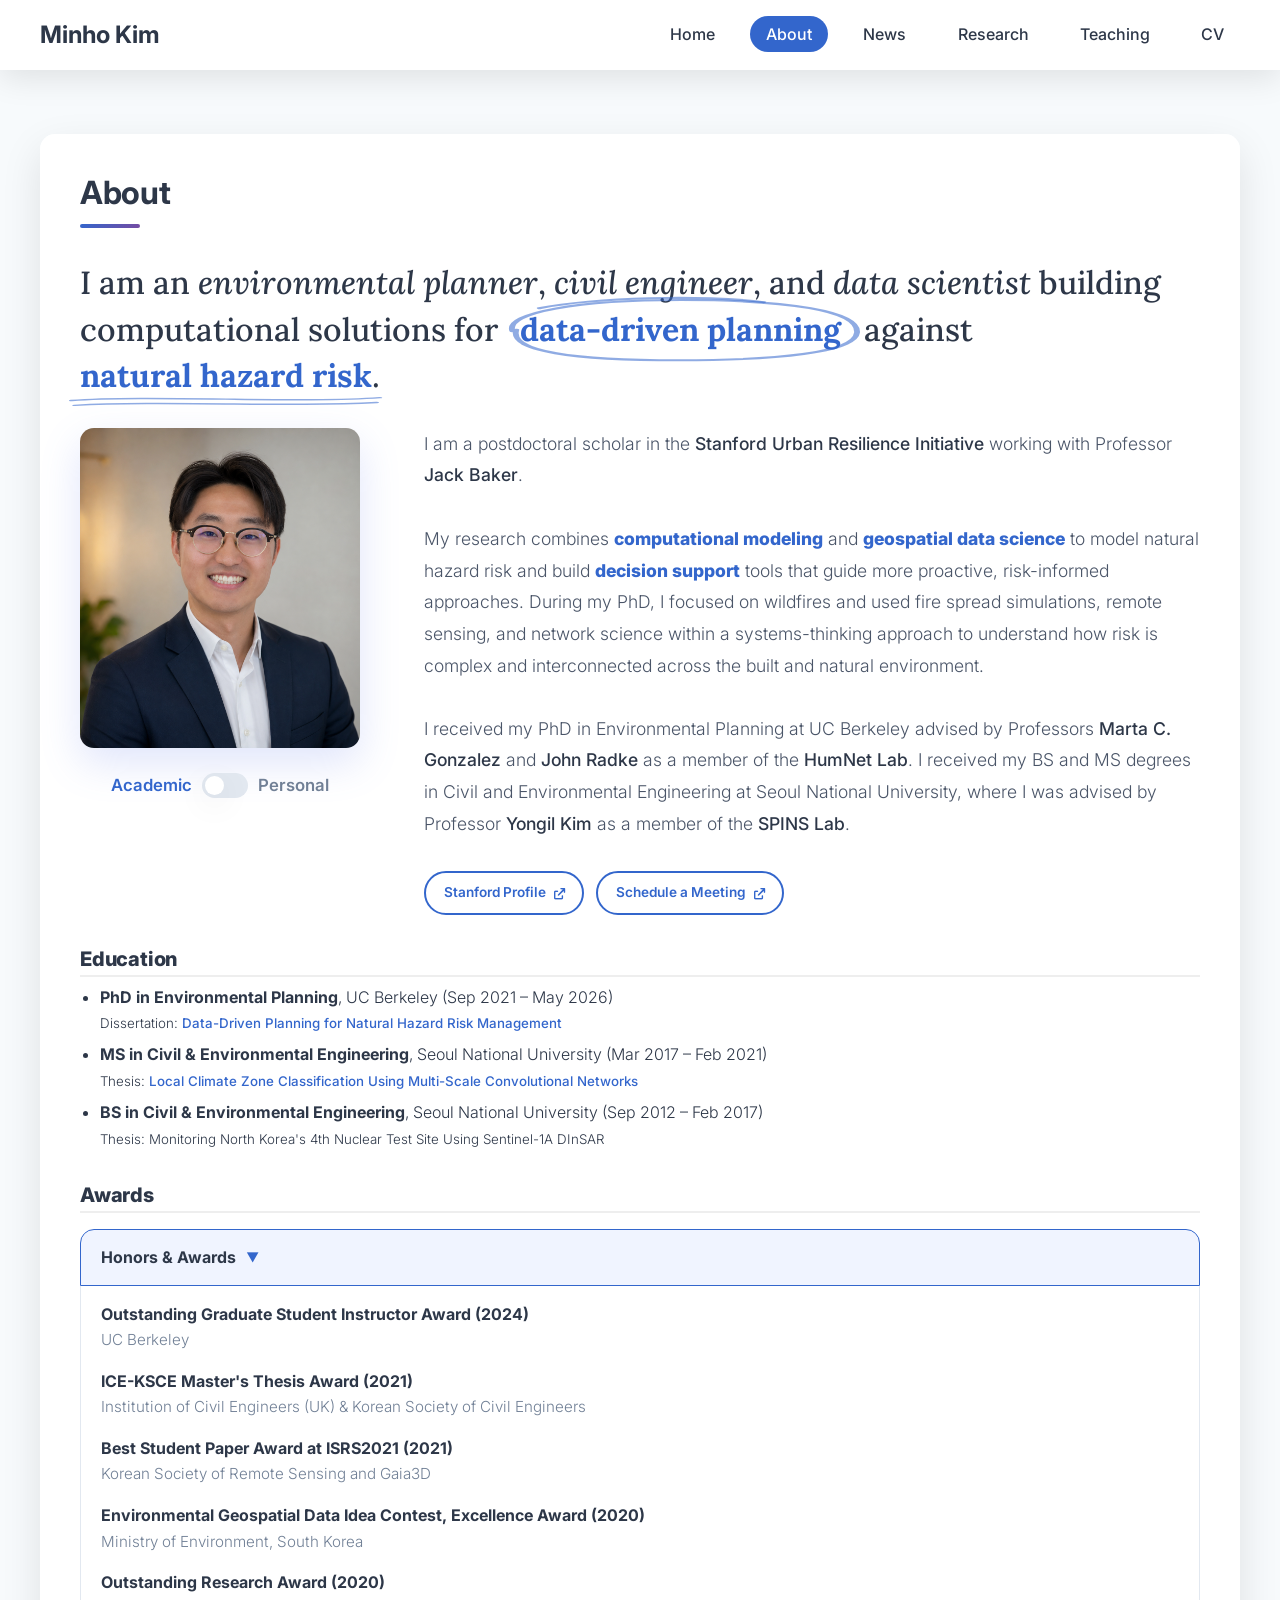
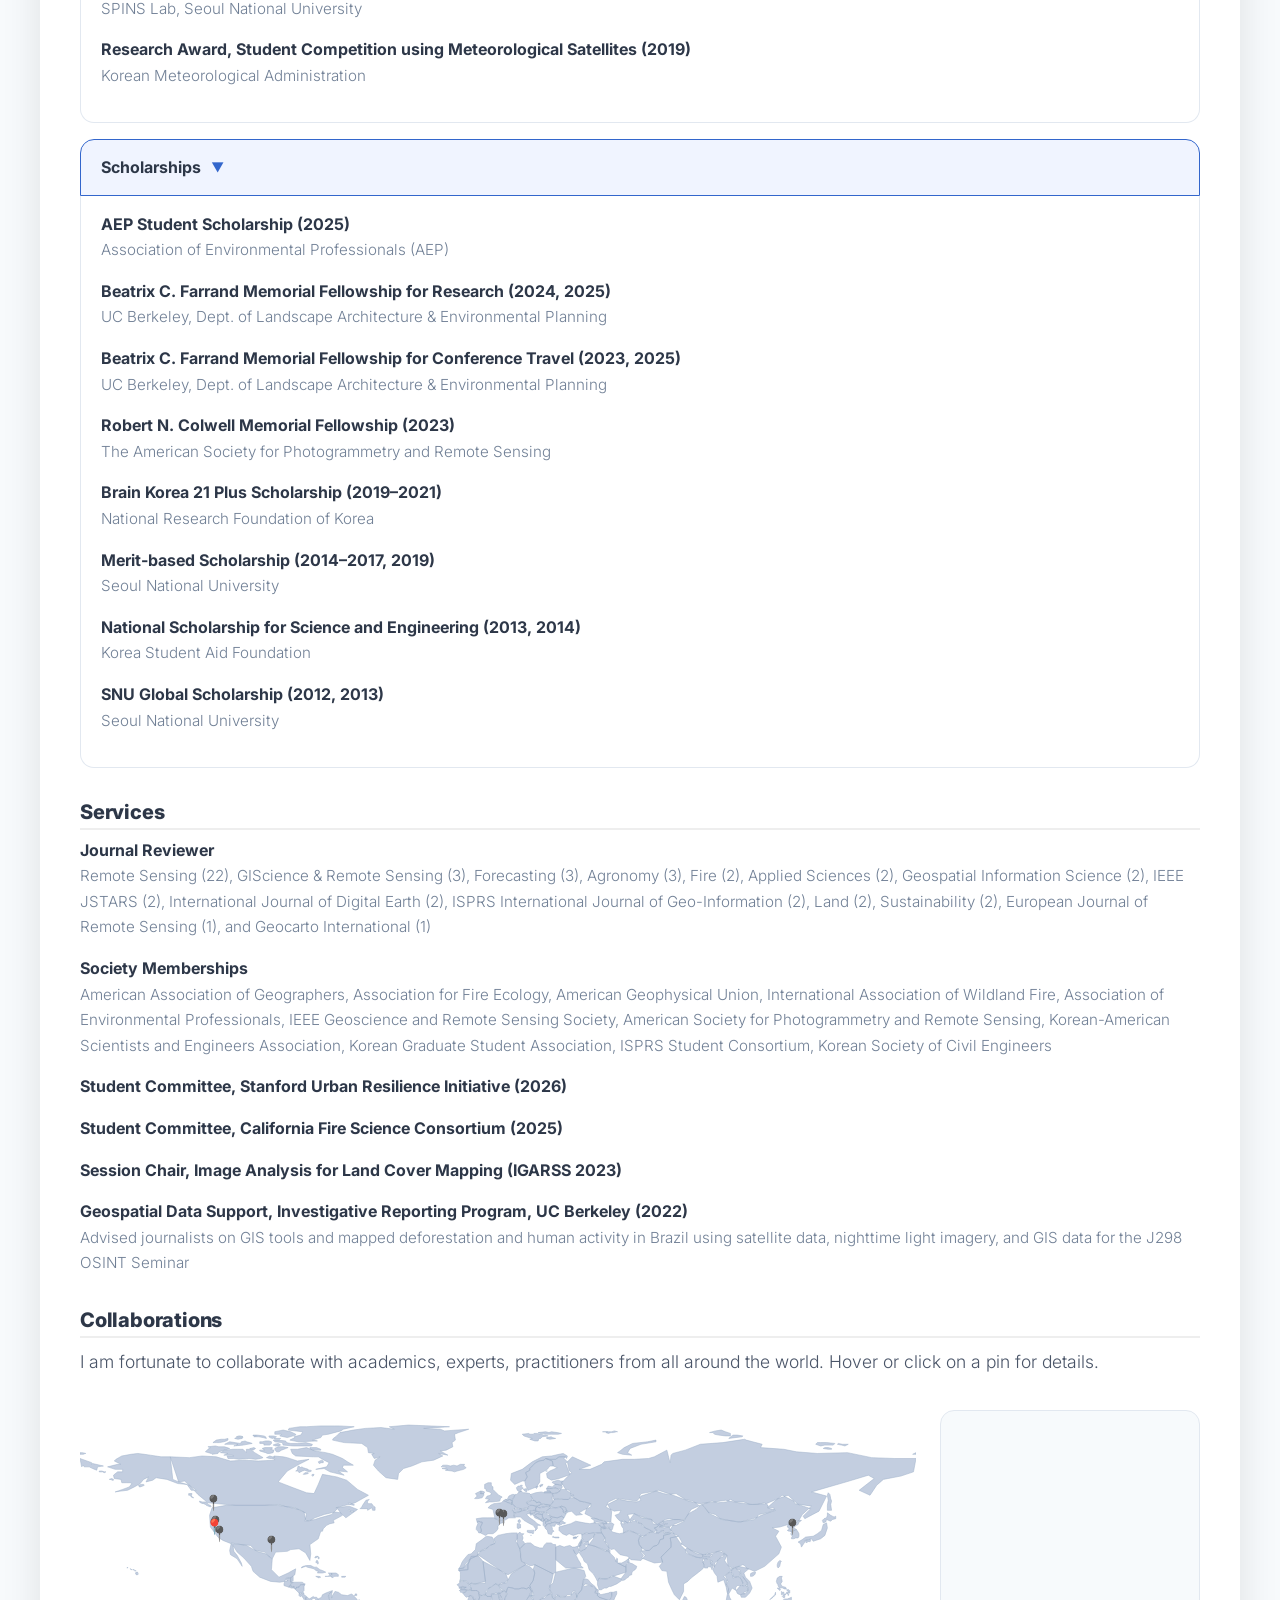
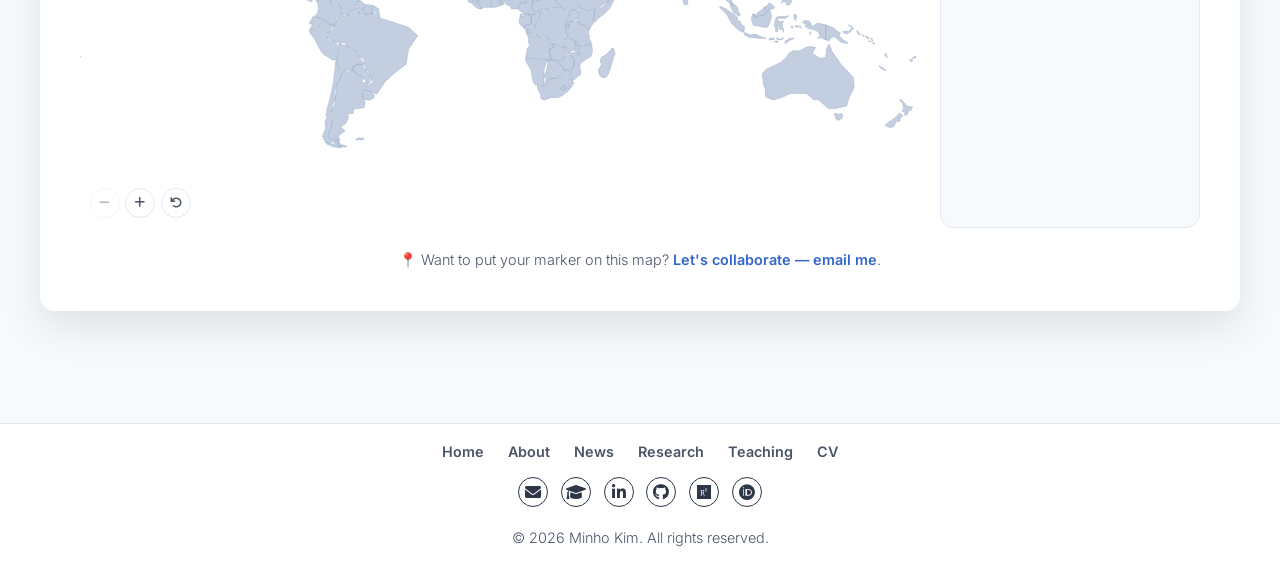
<file: about.html>
<!DOCTYPE html>
<html lang="en">
<head>
  <meta charset="UTF-8" />
  <meta name="viewport" content="width=device-width, initial-scale=1.0"/>
  <title>About - Minho Kim</title>
  <link rel="stylesheet" href="https://cdnjs.cloudflare.com/ajax/libs/font-awesome/6.0.0/css/all.min.css"/>
  <link rel="stylesheet" href="styles.css" />
  <style>
    /* Mirrors .hero-main / .hero-left / .hero-photo / .hero-right on the
       Home page, so the photo+text presentation matches exactly -- except
       the photo column stretches to match the text column's full height
       (the text length varies with the Academic/Casual toggle), with the
       photo itself growing to fill the space above the fixed-size
       Academic/Casual switch. */
    .profile-container {
      display: grid;
      grid-template-columns: auto 1fr;
      align-items: stretch;
      gap: clamp(2rem, 6vw, 4rem);
    }

    .profile-photo {
      width: clamp(200px, 32vw, 280px);
      text-align: center;
      display: flex;
      flex-direction: column;
      justify-content: flex-start;
    }

    /* Fixed height (not flex-stretched to the text column) so the photo
       is the same size whether the Academic or Casual bio is showing --
       their text lengths differ, which previously changed the photo's
       height along with them. Same hover interaction as .hero-photo on
       the home page. */
    .profile-photo img {
      width: 100%;
      height: 320px;
      object-fit: cover;
      border-radius: 14px;
      display: block;
      box-shadow: 0 15px 40px rgba(102, 126, 234, 0.2);
      transition: var(--transition);
    }

    .profile-photo img:hover {
      transform: scale(1.05);
      box-shadow: 0 20px 50px rgba(102, 126, 234, 0.3);
    }

    .profile-photo .bio-switch {
      width: fit-content;
      flex: none;
      margin: 1.5rem auto 0;
    }

    .profile-text {
      min-width: 0;
    }

    .profile-section {
      margin-top: 2rem;
    }

    .profile-section h3 {
      margin-bottom: 0.5rem;
      font-size: 1.25rem;
      border-bottom: 2px solid #eee;
      padding-bottom: 0.25rem;
    }

    .profile-section ul {
      padding-left: 1.25em;
      margin-top: 0; 
    }

    .profile-details p,
    .profile-section li {
      margin: 0.4em 0;
    }

    .profile-details a {
      color: #3366cc;
      text-decoration: none;
    }

    .profile-details a:hover {
      text-decoration: underline;
    }

    @media (max-width: 1024px) {
      .profile-container {
        grid-template-columns: 1fr;
        text-align: center;
        gap: 2rem;
      }
      .profile-photo {
        width: clamp(200px, 50vw, 280px);
        margin: 0 auto;
      }
      .profile-photo img {
        flex: none;
        height: 320px;
      }
    }

    @media (max-width: 480px) {
      .profile-photo img {
        flex: none;
        width: 160px;
        height: 210px;
      }
    }

    /* Mobile only: back to a photo-left / text-right row (like desktop)
       instead of the stacked, centered tablet layout above, but with a
       small circular photo so its height roughly matches the text
       column instead of dominating it. */
    @media (max-width: 640px) {
      /* Photo top-left (spanning both rows), lede sentence beside it,
         then the switch and Read More side by side directly below the
         lede, and the rest of the bio spanning full width below
         (revealed by Read More). .profile-photo/.profile-text and
         whichever of #bioAcademic/#bioCasual is visible all unwrap via
         display: contents so their children can be placed directly by
         this grid instead of nesting three levels deep. A third column
         (auto) exists purely so switch/readmore can sit side by side
         under the lede without needing an extra wrapper element. */
      .profile-container {
        display: grid;
        /* The switch column used to be auto-sized, so it shrank to fit
           whichever label ("Academic" vs the shorter "Casual") was
           currently showing -- shifting the Read More column (and the
           button in it) left/right depending on which bio is active.
           A fixed width (comfortably wider than "Academic", the
           longer of the two) keeps Read More in the same spot either
           way. */
        grid-template-columns: auto 112px 1fr;
        grid-template-areas:
          "photo lede     lede"
          "photo switch   readmore"
          "rest  rest     rest";
        row-gap: 0.6rem;
        column-gap: 0.75rem;
        align-items: start;
        text-align: left;
      }

      .profile-photo,
      .profile-text {
        display: contents;
      }

      .profile-photo img {
        width: 100px;
        height: 100px;
        border-radius: 50%;
        flex: none;
        grid-area: photo;
      }

      .bio-switch,
      .profile-photo .bio-switch {
        grid-area: switch;
        align-self: center;
        /* Overrides the desktop .profile-photo .bio-switch rule above
           (margin: 1.5rem auto 0) -- same 2-class specificity, so it
           only wins here because this block comes later in the file. */
        width: fit-content;
        margin: 0;
      }

      /* Hidden on mobile only -- kept for desktop/tablet. */
      .profile-links {
        display: none;
      }
    }
  </style>
</head>
<body>

  <!-- Header -->
  <header class="header">
    <div class="container nav-container">
      <a href="index.html" class="logo">Minho Kim</a>

      <nav>
        <ul class="nav-menu" id="nav-menu">
          <li><a href="index.html" class="nav-link">Home</a></li>
          <li><a href="about.html" class="nav-link active">About</a></li>
          <li><a href="news.html" class="nav-link">News</a></li>
          <li><a href="research.html" class="nav-link">Research</a></li>
          <li><a href="teaching.html" class="nav-link">Teaching</a></li>
          <li><a href="resources/cv_recent.pdf" class="nav-link">CV</a></li>
        </ul>
      </nav>

      <!-- Mobile Hamburger Menu -->
      <button class="mobile-menu-toggle" id="mobile-menu-toggle" aria-label="Toggle navigation menu">
        <span></span>
        <span></span>
        <span></span>
      </button>
    </div>
  </header>


<main class="main-content">
  <div class="container">
    <div class="content-card">
      <h2 class="section-title">About</h2>
      <p class="lede-text">
        I am an <i>environmental planner</i>, <i>civil engineer</i>, and <i>data scientist</i> building computational
        solutions for
        <span class="annotate" style="--annotate-delay: 0.3s">
          <span class="lede-hl">data-driven planning</span>
          <svg class="annotate-mark annotate-mark-circle" viewBox="0 0 200 100" preserveAspectRatio="none" aria-hidden="true">
            <path d="M14,52 C10,24 48,6 100,6 C155,6 191,22 190,54 C189,84 148,95 99,95 C46,95 12,82 16,50" />
            <path d="M28,18 C55,2 112,-2 142,9" />
          </svg>
        </span>
        against
        <span class="annotate" style="--annotate-delay: 0.9s">
          <span class="lede-hl">natural hazard risk</span>
          <svg class="annotate-mark annotate-mark-underline" viewBox="0 0 200 40" preserveAspectRatio="none" aria-hidden="true">
            <path d="M4,22 C50,10 150,28 196,16" />
            <path d="M6,32 C60,22 140,36 194,26" />
          </svg>
        </span>.
      </p>

      <div class="profile-container">
        <!-- Left: Photo + bio toggle (stacked so this column roughly matches the text column's height) -->
        <div class="profile-photo">
          <img id="profilePhotoAcademic" src="images/avatar.png" alt="Minho Kim">
          <img id="profilePhotoCasual" src="images/profile_casual.jpg" alt="Minho Kim" style="display: none;">
          <div class="bio-switch" id="bioSwitch">
            <span class="bio-switch-label active" id="bioLabelAcademic">Academic</span>
            <button class="bio-switch-track" id="bioSwitchTrack" role="switch" aria-checked="false" aria-label="Toggle between academic and personal bio">
              <span class="bio-switch-thumb"></span>
            </button>
            <span class="bio-switch-label" id="bioLabelCasual">Personal</span>
          </div>
        </div>

        <!-- Right: Text -->
        <div class="profile-text">
          <div id="bioAcademic">
            <p class="hero-description hero-intro-mono bio-lede-line">
                I am a postdoctoral scholar in the <a href="https://urbanresilience.stanford.edu">Stanford Urban Resilience Initiative</a> working with Professor <a href="https://scholar.google.com/citations?user=im82jgIAAAAJ&hl=en&oi=ao"> Jack Baker</a>.
            </p>

            <button type="button" class="reveal-toggle-btn" onclick="toggleMobileReveal(this)">Read more <i class="fas fa-chevron-down"></i></button>

            <div class="hero-description hero-intro-mono mobile-hide-until-expanded">
                My research combines <span class="lede-hl-modeling">computational modeling</span> and <span class="lede-hl-geospatial">geospatial data science</span> to model natural hazard risk and build <span class="lede-hl-decision">decision support</span> tools that guide more proactive, risk-informed approaches. During my PhD, I focused on wildfires and used fire spread simulations, remote sensing, and network science within a <emph>systems-thinking</emph> approach to understand how risk is complex and interconnected across the built and natural environment.
                <br><br>
                I received my PhD in Environmental Planning at UC Berkeley advised by Professors <a href="https://scholar.google.com/citations?user=YAGjro8AAAAJ&hl=en">Marta C. Gonzalez</a> and <a href="https://ced.berkeley.edu/people/john-radke">John Radke</a> as a member of the <a href="https://humnetlab.berkeley.edu">HumNet Lab</a>.
                I received my BS and MS degrees in Civil and Environmental Engineering at Seoul National University, where I was advised by Professor <a href="https://www.researchgate.net/profile/Yongil-Kim-2">Yongil Kim</a> as a member of the <a href="https://spins.snu.ac.kr">SPINS Lab</a>.
            </div>

            <div class="profile-links">
              <a class="profile-link-btn" href="https://profiles.stanford.edu/minho-kim" target="_blank" rel="noopener">
                Stanford Profile <i class="fas fa-arrow-up-right-from-square"></i>
              </a>
              <a class="profile-link-btn" href="https://calendly.com/minhok-stanford/30min" target="_blank" rel="noopener">
                Schedule a Meeting <i class="fas fa-arrow-up-right-from-square"></i>
              </a>
            </div>
          </div>

          <div id="bioCasual" class="bio-hidden">
            <p class="hero-description bio-lede-line">
              I was born in South Korea and moved when I was five years old to the <i>Forest City</i> of Canada -- London, Ontario.
            </p>

            <button type="button" class="reveal-toggle-btn" onclick="toggleMobileReveal(this)">Read more <i class="fas fa-chevron-down"></i></button>

            <div class="hero-description mobile-hide-until-expanded">
              I've also been fortunate to live in many more beautiful places including London (UK), Seoul, and now, California.
              Naturally, I fell in love with traveling to experience the various wonders of our world: from hiking the Dolomites in Northern Italy, to venturing through the Arabian desert, to sleeping under the stars in Mongolia.
              Nowadays, you will probably catch me reading papers and sipping coffee in trendy local cafes or waiting in line for the newest pastries in town.
              <br><br>
              I have always been excited to explore and uncover the unseen, first with my own eyes, then a phone camera, and eventually satellites.
              The more I explored different parts of the world, the more I realized how complex and unpredictable our planet really is.
              In particular, I am interested in how interconnected humans, nature, and our technology are becoming, especially as global changes are pushing these interactions to the extreme.
              I was able to get a firsthand experience when I visited Spain to research with the Catalan Fire Service and responded to wildfires in real-time with firefighters and fire managers.
              Seeing how much rides on each high-stakes decision, I grew to appreciate just how much risk-informed, proactive decision-making matter. 
            </div>
          </div>
        </div>
      </div>

      <!-- Education Section -->
      <div class="profile-section">
        <h3 class="profile-toggle-header" onclick="toggleDropdown(this)">Education <span class="profile-toggle-arrow">&#9654;</span></h3>
        <ul class="profile-toggle-content">
          <li><strong>PhD in Environmental Planning</strong><span class="edu-comma">,</span> <span class="edu-institution">UC Berkeley (Sep 2021 &ndash; May 2026)</span>
            <br class="edu-br"><small>Dissertation: <a href="https://search.proquest.com/openview/4b3e2868547d316db059d47a4cabf1ef/1?pq-origsite=gscholar&amp;cbl=18750&amp;diss=y">Data-Driven Planning for Natural Hazard Risk Management</a></small></li>
          <li><strong>MS in Civil &amp; Environmental Engineering</strong><span class="edu-comma">,</span> <span class="edu-institution">Seoul National University (Mar 2017 &ndash; Feb 2021)</span>
            <br class="edu-br"><small>Thesis: <a href="https://s-space.snu.ac.kr/handle/10371/175090">Local Climate Zone Classification Using Multi-Scale Convolutional Networks</a></small>
          </li>
          <li><strong>BS in Civil &amp; Environmental Engineering</strong><span class="edu-comma">,</span> <span class="edu-institution">Seoul National University (Sep 2012 &ndash; Feb 2017)</span>
            <br class="edu-br"><small>Thesis: Monitoring North Korea's 4th Nuclear Test Site Using Sentinel-1A DInSAR</small></li>
        </ul>
      </div>

      <!-- Awards Section -->
      <div class="profile-section">
        <h3 class="profile-toggle-header" onclick="toggleDropdown(this)">Awards <span class="profile-toggle-arrow">&#9654;</span></h3>
        <div class="profile-toggle-content">

    <!-- Honors & Awards Dropdown -->
    <div class="dropdown-section open">
      <div class="dropdown-header" onclick="toggleDropdown(this)">
        Honors & Awards <span class="dropdown-arrow">&#9654;</span>
      </div>
      <div class="dropdown-content">
        <div class="award-entry"><strong>Outstanding Graduate Student Instructor Award (2024)</strong> <span class="scholarship-sponsor">UC Berkeley</span></div>
        <div class="award-entry"><strong>ICE-KSCE Master's Thesis Award (2021)</strong> <span class="scholarship-sponsor">Institution of Civil Engineers (UK) &amp; Korean Society of Civil Engineers</span></div>
        <div class="award-entry"><strong>Best Student Paper Award at ISRS2021 (2021)</strong> <span class="scholarship-sponsor">Korean Society of Remote Sensing and Gaia3D</span></div>
        <div class="award-entry"><strong>Environmental Geospatial Data Idea Contest, Excellence Award (2020)</strong> <span class="scholarship-sponsor">Ministry of Environment, South Korea</span></div>
        <div class="award-entry"><strong>Outstanding Research Award (2020)</strong> <span class="scholarship-sponsor">SPINS Lab, Seoul National University</span></div>
        <div class="award-entry"><strong>Research Award, Student Competition using Meteorological Satellites (2019)</strong> <span class="scholarship-sponsor">Korean Meteorological Administration</span></div>
      </div>
    </div>

    <!-- Scholarships Dropdown -->
    <div class="dropdown-section open">
      <div class="dropdown-header" onclick="toggleDropdown(this)">
        Scholarships <span class="dropdown-arrow">&#9654;</span>
      </div>
      <div class="dropdown-content">
        <div class="scholarship-entry"><strong>AEP Student Scholarship (2025)</strong> <span class="scholarship-sponsor">Association of Environmental Professionals (AEP)</span></div>
        <div class="scholarship-entry"><strong>Beatrix C. Farrand Memorial Fellowship for Research (2024, 2025)</strong> <span class="scholarship-sponsor">UC Berkeley, Dept. of Landscape Architecture &amp; Environmental Planning</span></div>
        <div class="scholarship-entry"><strong>Beatrix C. Farrand Memorial Fellowship for Conference Travel (2023, 2025)</strong> <span class="scholarship-sponsor">UC Berkeley, Dept. of Landscape Architecture &amp; Environmental Planning</span></div>
        <div class="scholarship-entry"><strong>Robert N. Colwell Memorial Fellowship (2023)</strong> <span class="scholarship-sponsor">The American Society for Photogrammetry and Remote Sensing</span></div>
        <div class="scholarship-entry"><strong>Brain Korea 21 Plus Scholarship (2019&ndash;2021)</strong> <span class="scholarship-sponsor">National Research Foundation of Korea</span></div>
        <div class="scholarship-entry"><strong>Merit-based Scholarship (2014&ndash;2017, 2019)</strong> <span class="scholarship-sponsor">Seoul National University</span></div>
        <div class="scholarship-entry"><strong>National Scholarship for Science and Engineering (2013, 2014)</strong> <span class="scholarship-sponsor">Korea Student Aid Foundation</span></div>
        <div class="scholarship-entry"><strong>SNU Global Scholarship (2012, 2013)</strong> <span class="scholarship-sponsor">Seoul National University</span></div>
      </div>
    </div>
        </div>
      </div>

      <!-- Services Section -->
      <div class="profile-section">
        <h3 class="profile-toggle-header" onclick="toggleDropdown(this)">Services <span class="profile-toggle-arrow">&#9654;</span></h3>
        <div class="profile-toggle-content">
        <div class="award-entry"><strong>Journal Reviewer</strong> <span class="scholarship-sponsor">Remote Sensing (22), GIScience &amp; Remote Sensing (3), Forecasting (3), Agronomy (3), Fire (2), Applied Sciences (2), Geospatial Information Science (2), IEEE JSTARS (2), International Journal of Digital Earth (2), ISPRS International Journal of Geo-Information (2), Land (2), Sustainability (2), European Journal of Remote Sensing (1), and Geocarto International (1)</span></div>
        <div class="award-entry"><strong>Society Memberships</strong> <span class="scholarship-sponsor">American Association of Geographers, Association for Fire Ecology, American Geophysical Union, International Association of Wildland Fire, Association of Environmental Professionals, IEEE Geoscience and Remote Sensing Society, American Society for Photogrammetry and Remote Sensing, Korean-American Scientists and Engineers Association, Korean Graduate Student Association, ISPRS Student Consortium, Korean Society of Civil Engineers</span></div>
        <div class="award-entry"><strong>Student Committee, Stanford Urban Resilience Initiative (2026)</strong></div>
        <div class="award-entry"><strong>Student Committee, California Fire Science Consortium (2025)</strong></div>
        <div class="award-entry"><strong>Session Chair, Image Analysis for Land Cover Mapping (IGARSS 2023)</strong></div>
        <div class="award-entry"><strong>Geospatial Data Support, Investigative Reporting Program, UC Berkeley (2022)</strong> <span class="scholarship-sponsor">Advised journalists on GIS tools and mapped deforestation and human activity in Brazil using satellite data, nighttime light imagery, and GIS data for the J298 OSINT Seminar</span></div>
        </div>
      </div>

      <!-- Collaborations Section -->
      <div class="profile-section">
        <h3>Collaborations</h3>
        <p class="hero-description">
          I am fortunate to collaborate with academics, experts, practitioners from all around the world. Hover or click on a pin for details.
        </p>
        <div class="collab-layout">
          <div class="collab-map-wrap">
            <div class="collab-map-controls">
              <button class="collab-zoom-btn" id="collabZoomOut" aria-label="Zoom out"><i class="fas fa-minus"></i></button>
              <button class="collab-zoom-btn" id="collabZoomIn" aria-label="Zoom in"><i class="fas fa-plus"></i></button>
              <button class="collab-zoom-btn" id="collabZoomReset" aria-label="Reset zoom and pan"><i class="fas fa-arrow-rotate-left"></i></button>
            </div>
            <div id="collaborationsMap"></div>
          </div>
          <div class="collab-info-panel" id="collabInfoPanel"></div>
        </div>
        <p class="collab-map-cta">
          📍 Want to put your marker on this map? <a href="mailto:minhok@stanford.edu">Let's collaborate &mdash; email me</a>.
        </p>
      </div>

    </div>
  </div>
</main>

  <!-- Footer -->
  <footer class="site-footer">
    <div class="container footer-inner">
      <nav class="footer-nav">
        <a href="index.html" class="footer-nav-link">Home</a>
        <a href="about.html" class="footer-nav-link">About</a>
        <a href="news.html" class="footer-nav-link">News</a>
        <a href="research.html" class="footer-nav-link">Research</a>
        <a href="teaching.html" class="footer-nav-link">Teaching</a>
        <a href="resources/cv_recent.pdf" class="footer-nav-link">CV</a>
      </nav>
      <div class="social-icons footer-social-icons">
        <a href="mailto:minhok@stanford.edu" class="social-icon" title="Email"><i class="fas fa-envelope"></i></a>
        <a href="https://scholar.google.com/citations?user=VRVL4TYAAAAJ&hl=en" class="social-icon" title="Google Scholar"><i class="fas fa-graduation-cap"></i></a>
        <a href="https://www.linkedin.com/in/minhokim93/" class="social-icon" title="LinkedIn"><i class="fab fa-linkedin-in"></i></a>
        <a href="https://github.com/minhokim93" class="social-icon" title="Github"><i class="fab fa-github"></i></a>
        <a href="https://www.researchgate.net/profile/Minho_Kim21" class="social-icon" title="ResearchGate"><i class="fab fa-researchgate"></i></a>
        <a href="https://orcid.org/0000-0002-9504-5935" class="social-icon" title="ORCID"><i class="fab fa-orcid"></i></a>
      </div>
      <p>&copy; <span id="year"></span> Minho Kim. All rights reserved.</p>
    </div>
  </footer>

  <script>
    document.getElementById('year').textContent = new Date().getFullYear();
  </script>
  <script src="data/world-map-path.js"></script>
  <script src="data/collaborations.js"></script>
  <script src="js/collaborations-map.js"></script>
  <script src="script.js"></script>

</body>
</html>
</file>
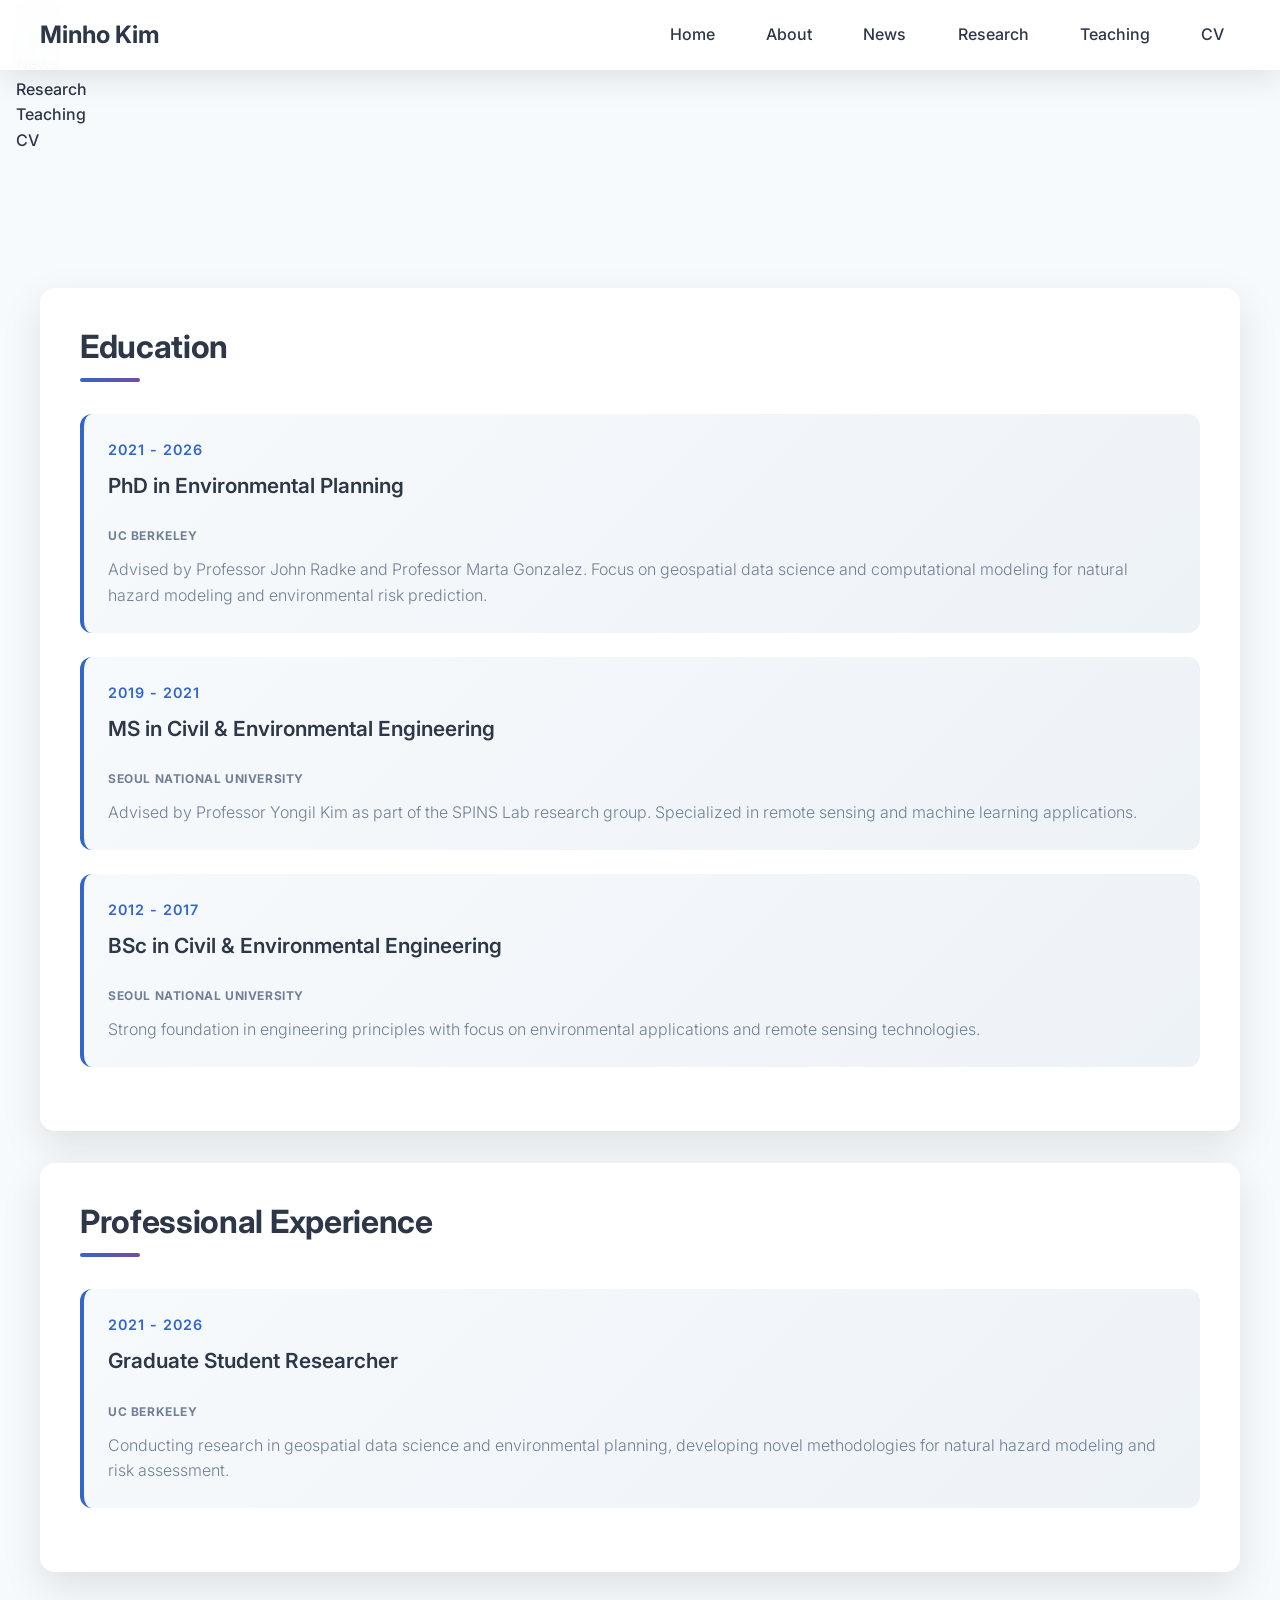
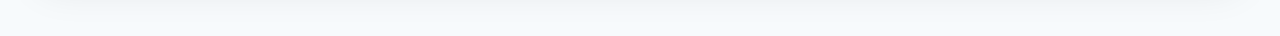
<file: experience.html>
<!DOCTYPE html>
<html lang="en">
<head>
    <meta charset="UTF-8">
    <meta name="viewport" content="width=device-width, initial-scale=1.0">
    <title>Experience - Minho Kim</title>
    <link rel="stylesheet" href="https://cdnjs.cloudflare.com/ajax/libs/font-awesome/6.0.0/css/all.min.css">
    <link rel="stylesheet" href="styles.css">
</head>
<body>
    <!-- Floating particles -->
    <div class="particles"></div>

  <!-- Header -->
  <header class="header">
    <div class="container nav-container">
      <a href="index.html" class="logo">Minho Kim</a>

      <nav>
        <ul class="nav-menu" id="nav-menu">
          <li><a href="index.html" class="nav-link active">Home</a></li>
          <li><a href="about.html" class="nav-link">About</a></li>
          <li><a href="news.html" class="nav-link">News</a></li>
          <li><a href="research.html" class="nav-link">Research</a></li>
          <li><a href="teaching.html" class="nav-link">Teaching</a></li>
          <li><a href="resources/cv_recent.pdf" class="nav-link">CV</a></li>
        </ul>
      </nav>

      <!-- Mobile Hamburger Menu -->
      <button class="mobile-menu-toggle" id="mobile-menu-toggle" aria-label="Toggle navigation menu">
        <span></span>
        <span></span>
        <span></span>
      </button>
    </div>
  </header>

    <!-- Sidebar Menu -->
    <div class="sidebar-menu" id="sidebar-menu">
        <ul>
          <li><a href="index.html" class="nav-link">Home</a></li>
          <li><a href="about.html" class="nav-link">About</a></li>
          <li><a href="news.html" class="nav-link">News</a></li>
          <li><a href="research.html" class="nav-link">Research</a></li>
          <li><a href="teaching.html" class="nav-link">Teaching</a></li>
          <li><a href="resources/cv_recent.pdf" class="nav-link">CV</a></li>
        </ul>
      </div>

    <!-- Main Content -->
    <main class="main-content">
        <div class="container">
            <div class="content-card">
                <h2 class="section-title">Education</h2>
                <div class="timeline-item">
                    <div class="timeline-year">2021 - 2026</div>
                    <div class="timeline-title">PhD in Environmental Planning</div>
                    <div class="timeline-institution">UC Berkeley</div>
                    <div class="timeline-description">
                        Advised by Professor John Radke and Professor Marta Gonzalez. Focus on geospatial data science and computational modeling 
                        for natural hazard modeling and environmental risk prediction.
                    </div>
                </div>
                
                <div class="timeline-item">
                    <div class="timeline-year">2019 - 2021</div>
                    <div class="timeline-title">MS in Civil & Environmental Engineering</div>
                    <div class="timeline-institution">Seoul National University</div>
                    <div class="timeline-description">
                        Advised by Professor Yongil Kim as part of the SPINS Lab research group. 
                        Specialized in remote sensing and machine learning applications.
                    </div>
                </div>

                <div class="timeline-item">
                    <div class="timeline-year">2012 - 2017</div>
                    <div class="timeline-title">BSc in Civil & Environmental Engineering</div>
                    <div class="timeline-institution">Seoul National University</div>
                    <div class="timeline-description">
                        Strong foundation in engineering principles with focus on environmental applications 
                        and remote sensing technologies.
                    </div>
                </div>
            </div>

            <div class="content-card">
                <h2 class="section-title">Professional Experience</h2>
                <div class="timeline-item">
                    <div class="timeline-year">2021 - 2026</div>
                    <div class="timeline-title">Graduate Student Researcher</div>
                    <div class="timeline-institution">UC Berkeley</div>
                    <div class="timeline-description">
                        Conducting research in geospatial data science and environmental planning, developing novel 
                        methodologies for natural hazard modeling and risk assessment.
                    </div>
                </div>
            </div>
        </div>
    </main>

    <script src="script.js"></script>
</body>
</html>
</file>
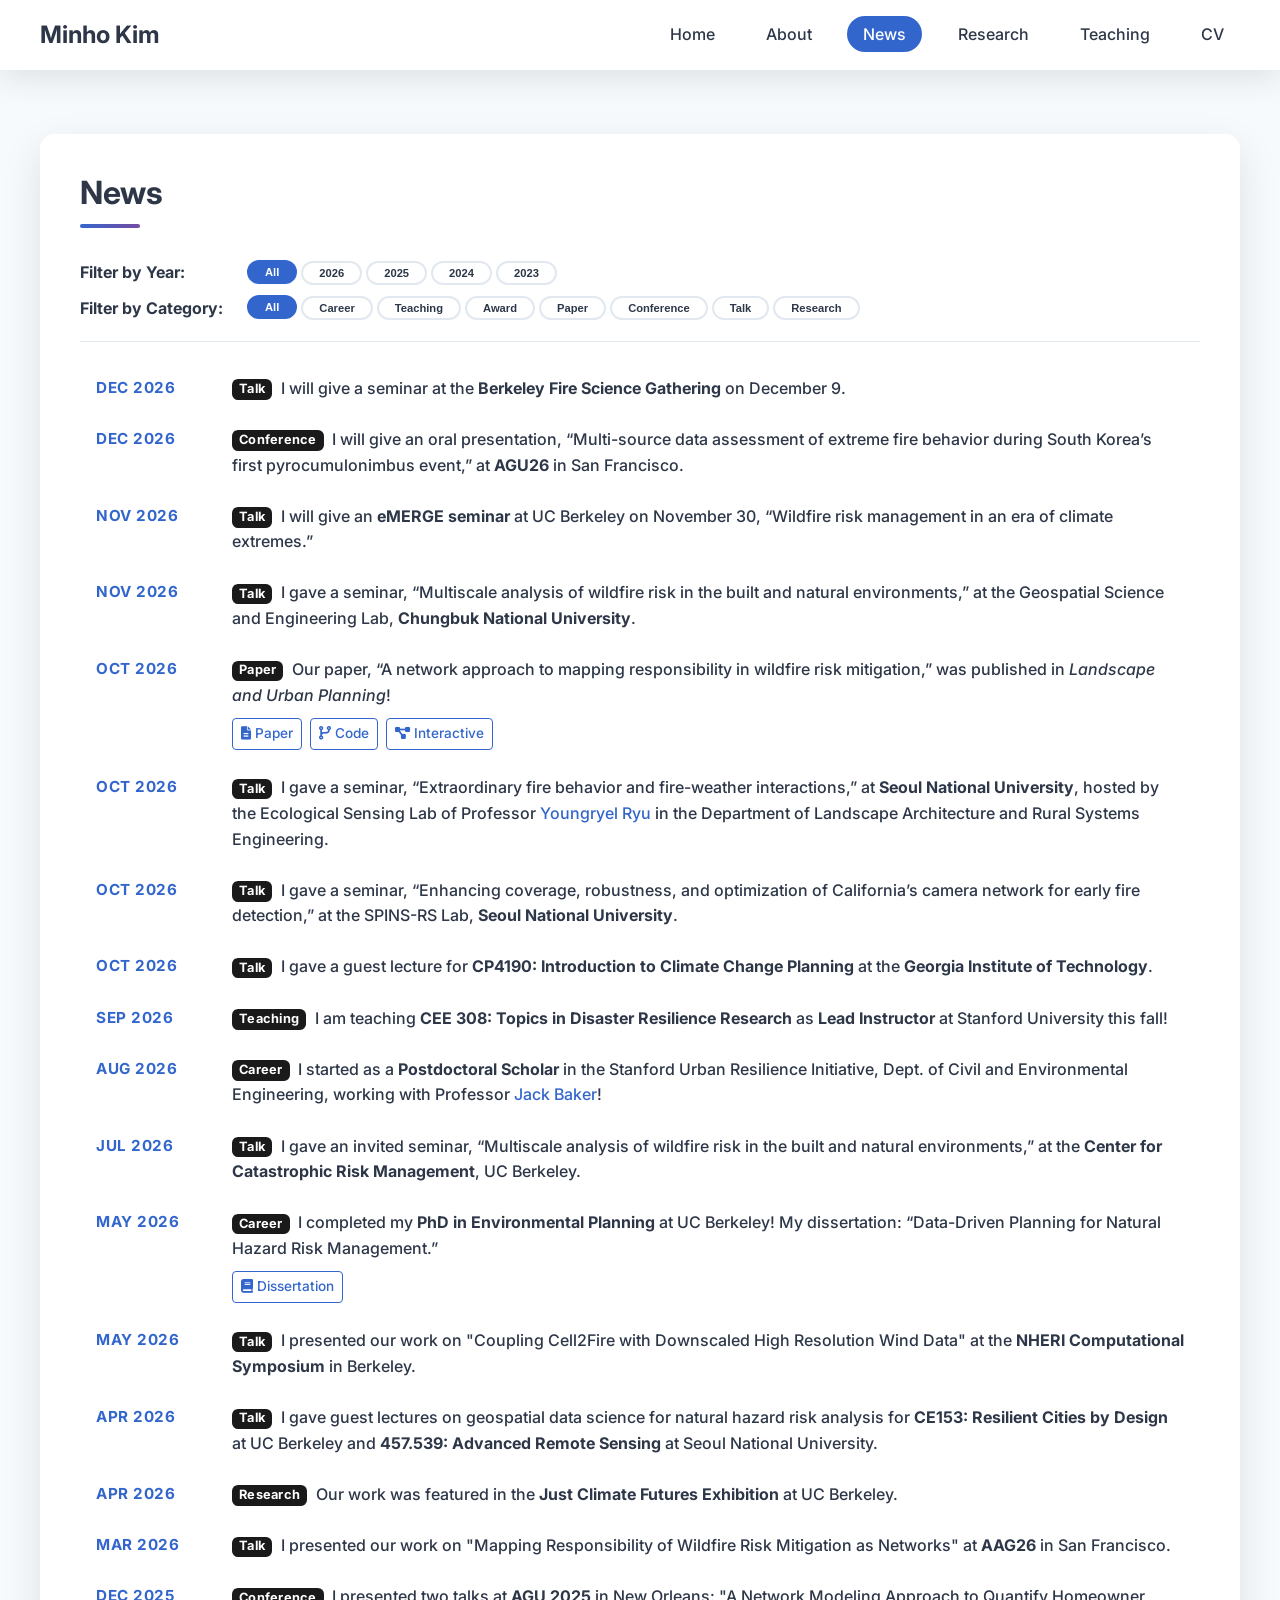
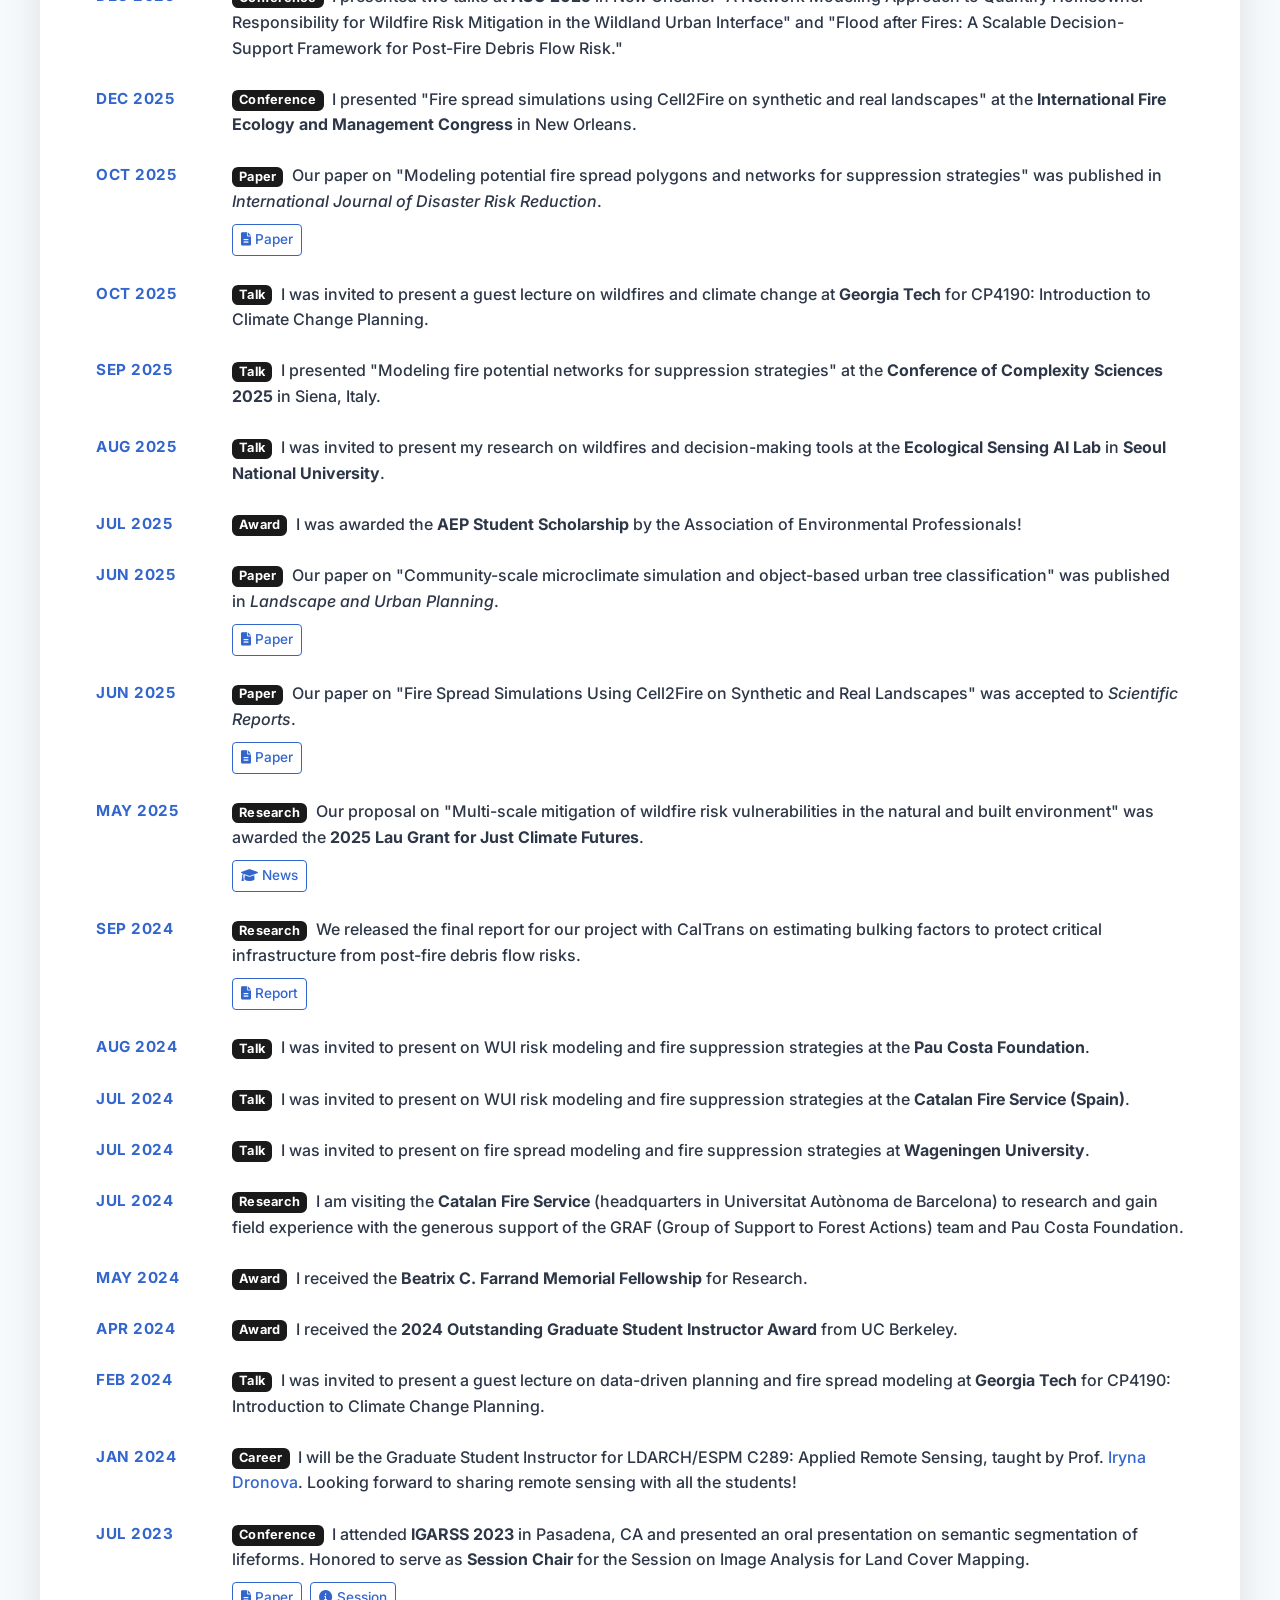
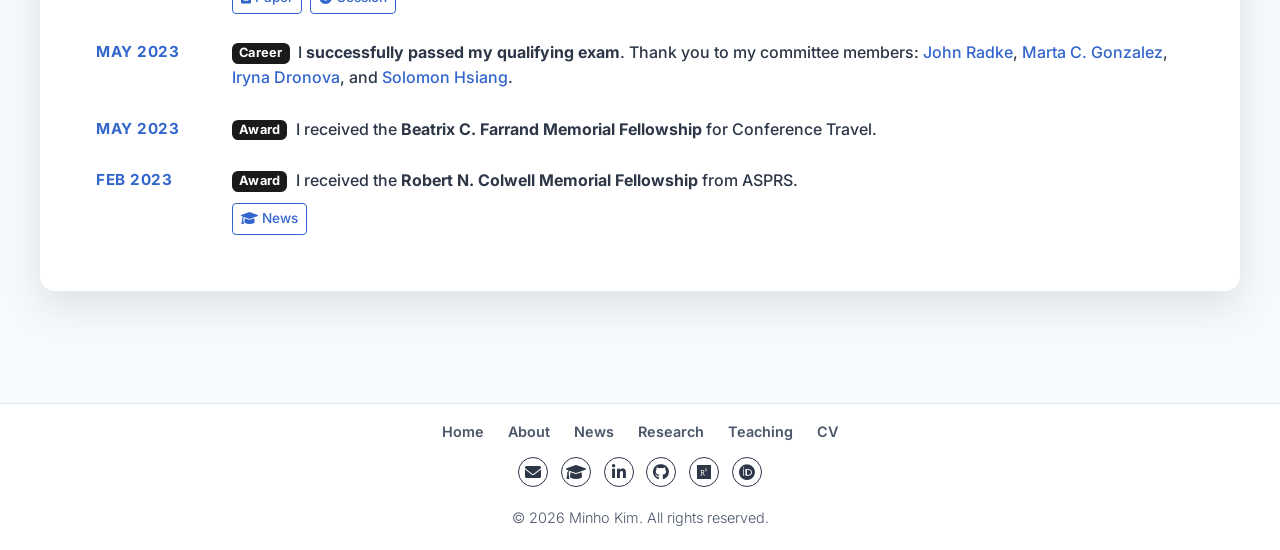
<file: news.html>
<!DOCTYPE html>
<html lang="en">
<head>
  <meta charset="UTF-8" />
  <meta name="viewport" content="width=device-width, initial-scale=1.0" />
  <title>News - Minho Kim</title>
  <link rel="stylesheet" href="styles.css" />
  <link rel="stylesheet" href="https://cdnjs.cloudflare.com/ajax/libs/font-awesome/6.0.0/css/all.min.css" />
</head>
<body>

  <!-- Header -->
  <header class="header">
    <div class="container nav-container">
      <a href="index.html" class="logo">Minho Kim</a>

      <nav>
        <ul class="nav-menu" id="nav-menu">
          <li><a href="index.html" class="nav-link">Home</a></li>
          <li><a href="about.html" class="nav-link">About</a></li>
          <li><a href="news.html" class="nav-link active">News</a></li>
          <li><a href="research.html" class="nav-link">Research</a></li>
          <li><a href="teaching.html" class="nav-link">Teaching</a></li>
          <li><a href="resources/cv_recent.pdf" class="nav-link">CV</a></li>
        </ul>
      </nav>

      <!-- Mobile Hamburger Menu -->
      <button class="mobile-menu-toggle" id="mobile-menu-toggle" aria-label="Toggle navigation menu">
        <span></span>
        <span></span>
        <span></span>
      </button>
    </div>
  </header>


  <main class="main-content">
    <div class="container">
      <div class="content-card">
        <h2 class="section-title">News</h2>
        <div class="filter-controls" id="newsFilterControls"></div>
        <div id="newsArchive"></div>
      </div>
    </div>
  </main>

  <!-- Footer -->
  <footer class="site-footer">
    <div class="container footer-inner">
      <nav class="footer-nav">
        <a href="index.html" class="footer-nav-link">Home</a>
        <a href="about.html" class="footer-nav-link">About</a>
        <a href="news.html" class="footer-nav-link">News</a>
        <a href="research.html" class="footer-nav-link">Research</a>
        <a href="teaching.html" class="footer-nav-link">Teaching</a>
        <a href="resources/cv_recent.pdf" class="footer-nav-link">CV</a>
      </nav>
      <div class="social-icons footer-social-icons">
        <a href="mailto:minhok@stanford.edu" class="social-icon" title="Email"><i class="fas fa-envelope"></i></a>
        <a href="https://scholar.google.com/citations?user=VRVL4TYAAAAJ&hl=en" class="social-icon" title="Google Scholar"><i class="fas fa-graduation-cap"></i></a>
        <a href="https://www.linkedin.com/in/minhokim93/" class="social-icon" title="LinkedIn"><i class="fab fa-linkedin-in"></i></a>
        <a href="https://github.com/minhokim93" class="social-icon" title="Github"><i class="fab fa-github"></i></a>
        <a href="https://www.researchgate.net/profile/Minho_Kim21" class="social-icon" title="ResearchGate"><i class="fab fa-researchgate"></i></a>
        <a href="https://orcid.org/0000-0002-9504-5935" class="social-icon" title="ORCID"><i class="fab fa-orcid"></i></a>
      </div>
      <p>&copy; <span id="year"></span> Minho Kim. All rights reserved.</p>
    </div>
  </footer>

  <script>
    document.getElementById('year').textContent = new Date().getFullYear();
  </script>
  <script src="data/news.js"></script>
  <script src="js/news-render.js"></script>
  <script>
    document.addEventListener('DOMContentLoaded', () => {
      renderNewsArchive('#newsArchive', '#newsFilterControls');
    });
  </script>
  <script src="script.js"></script>
</body>
</html>
</file>
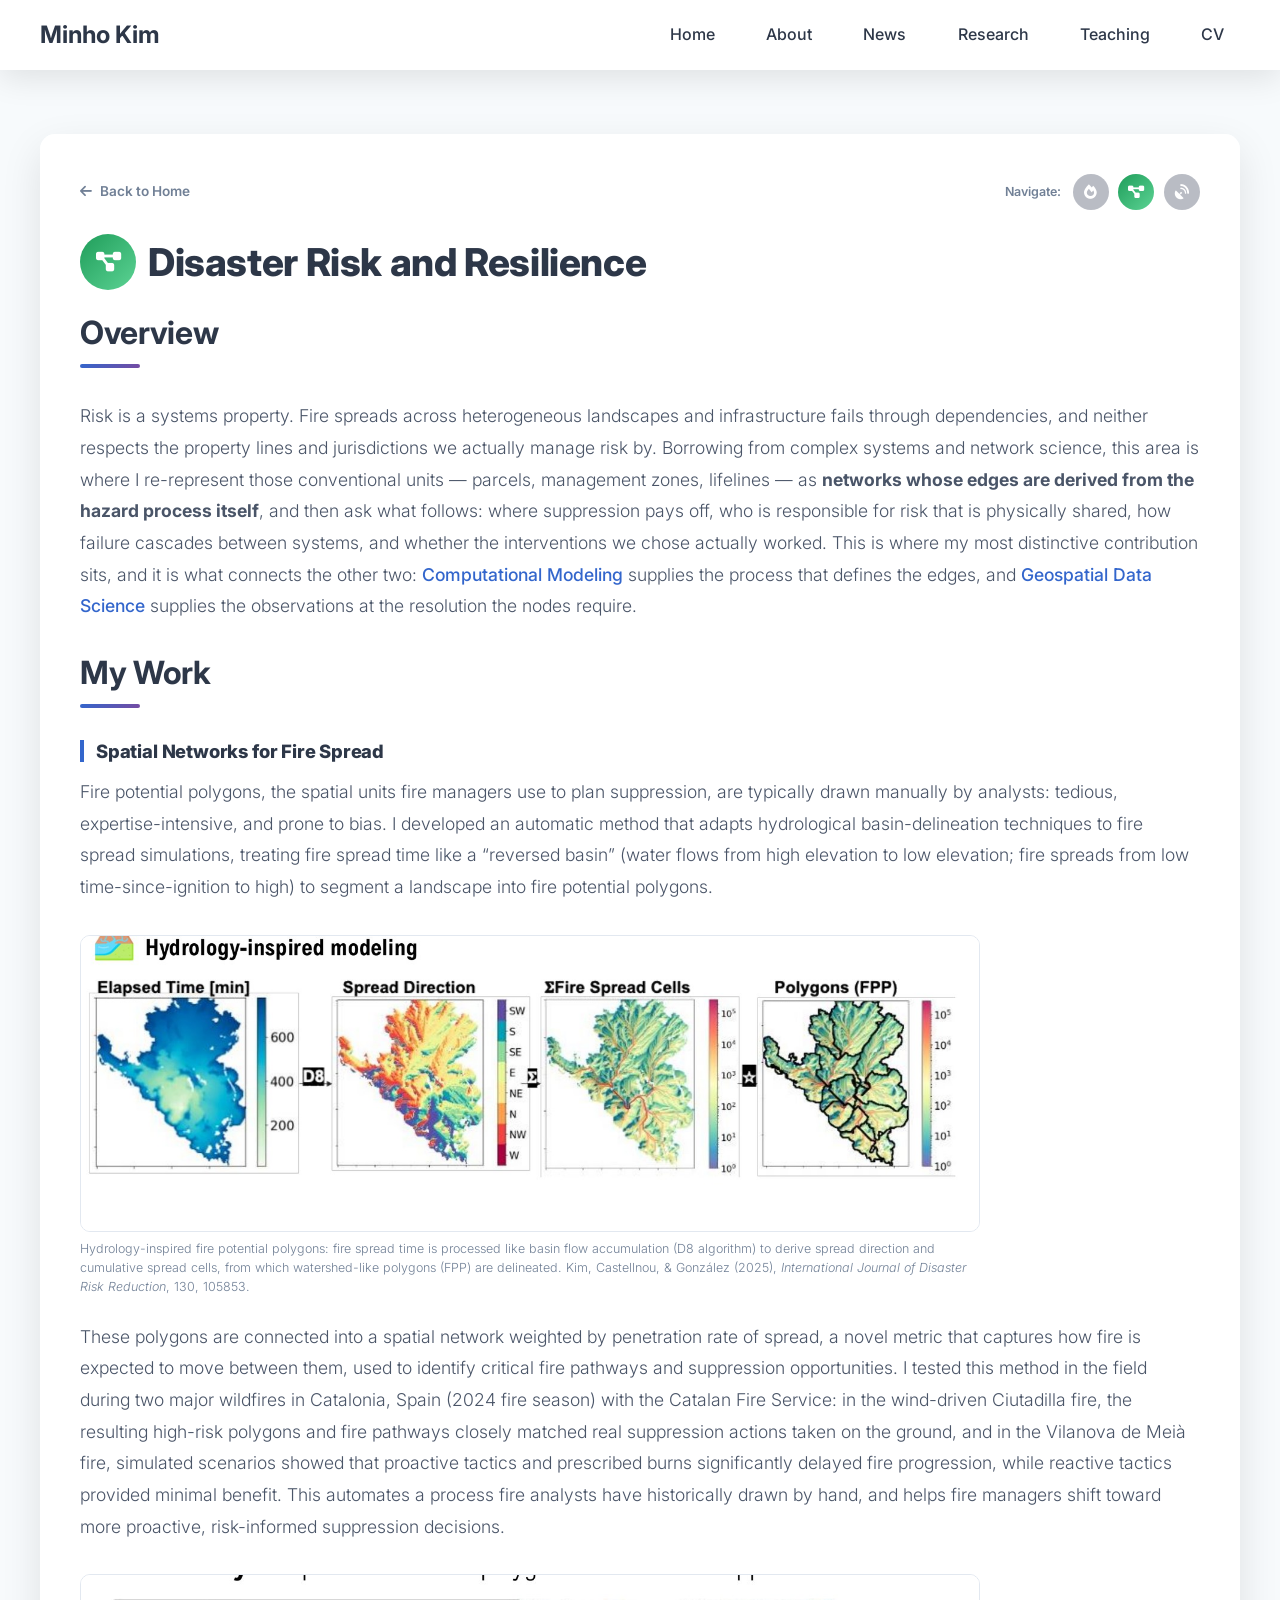
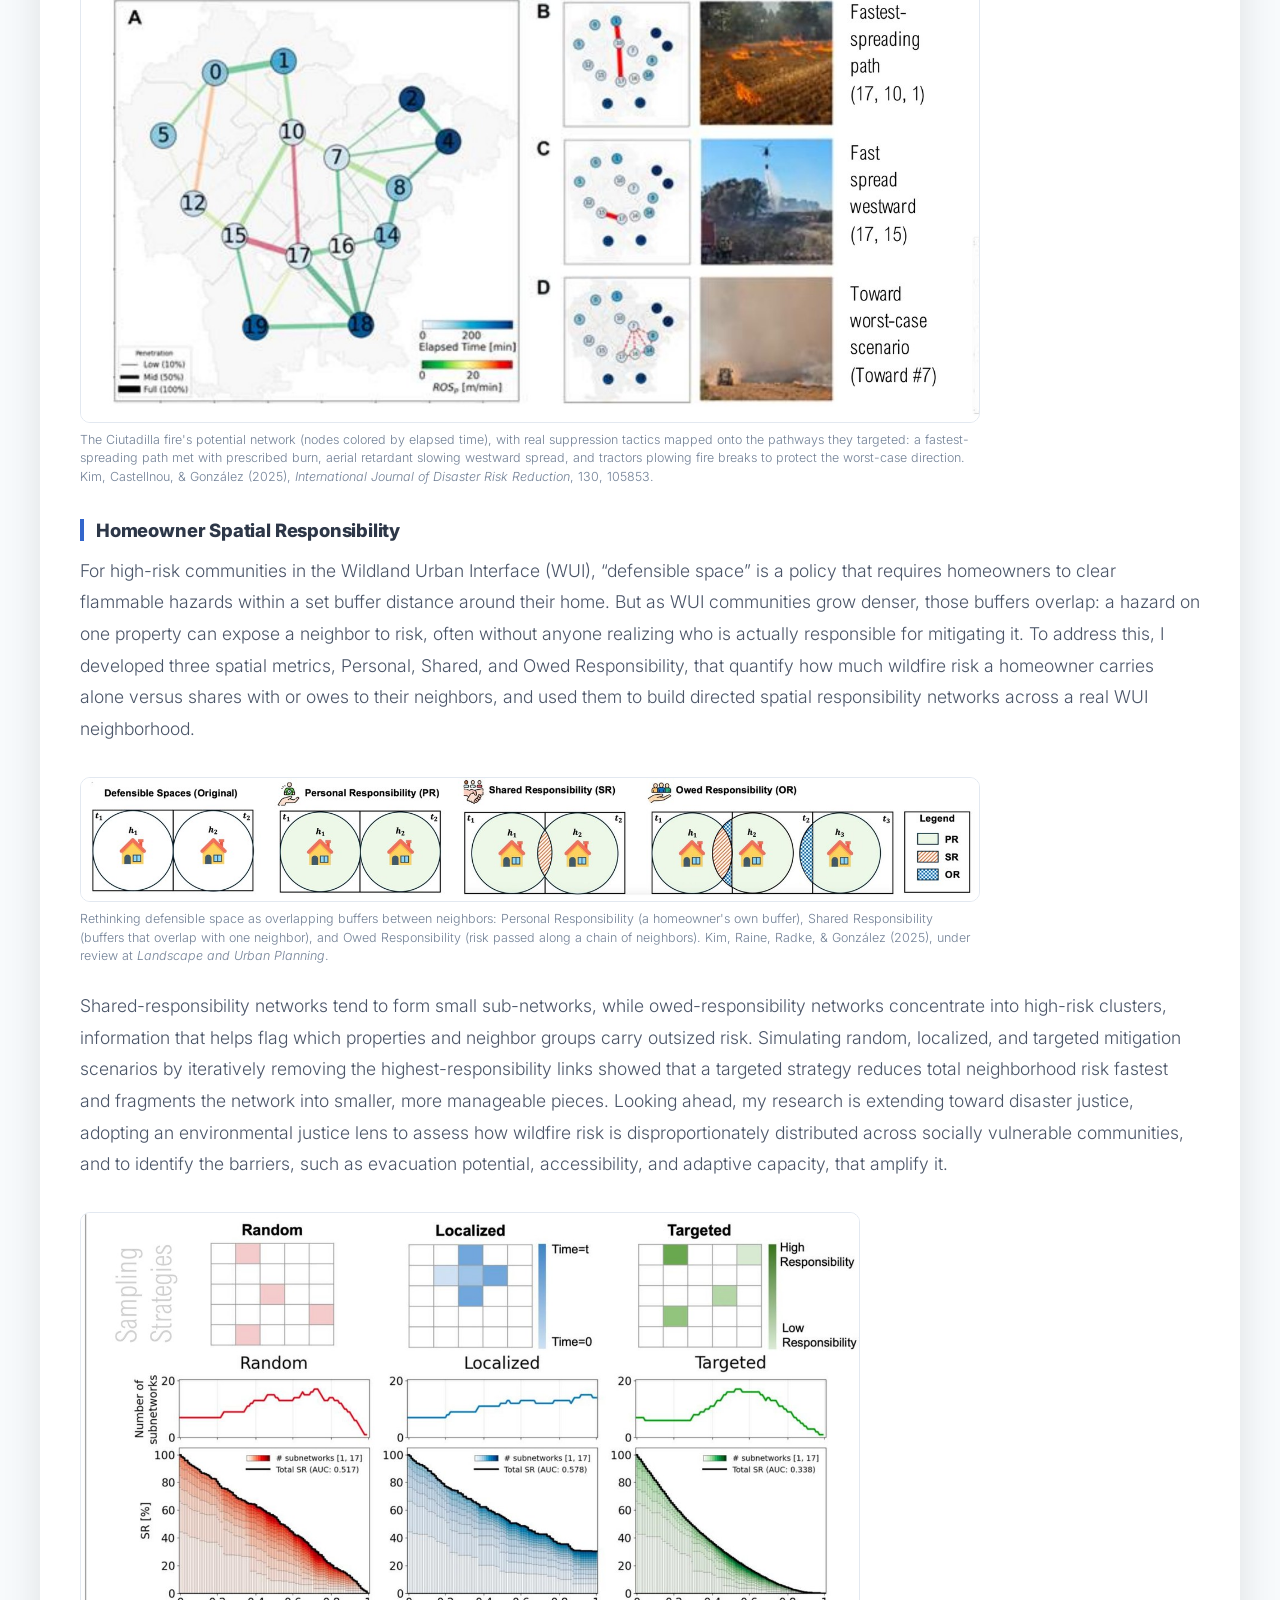
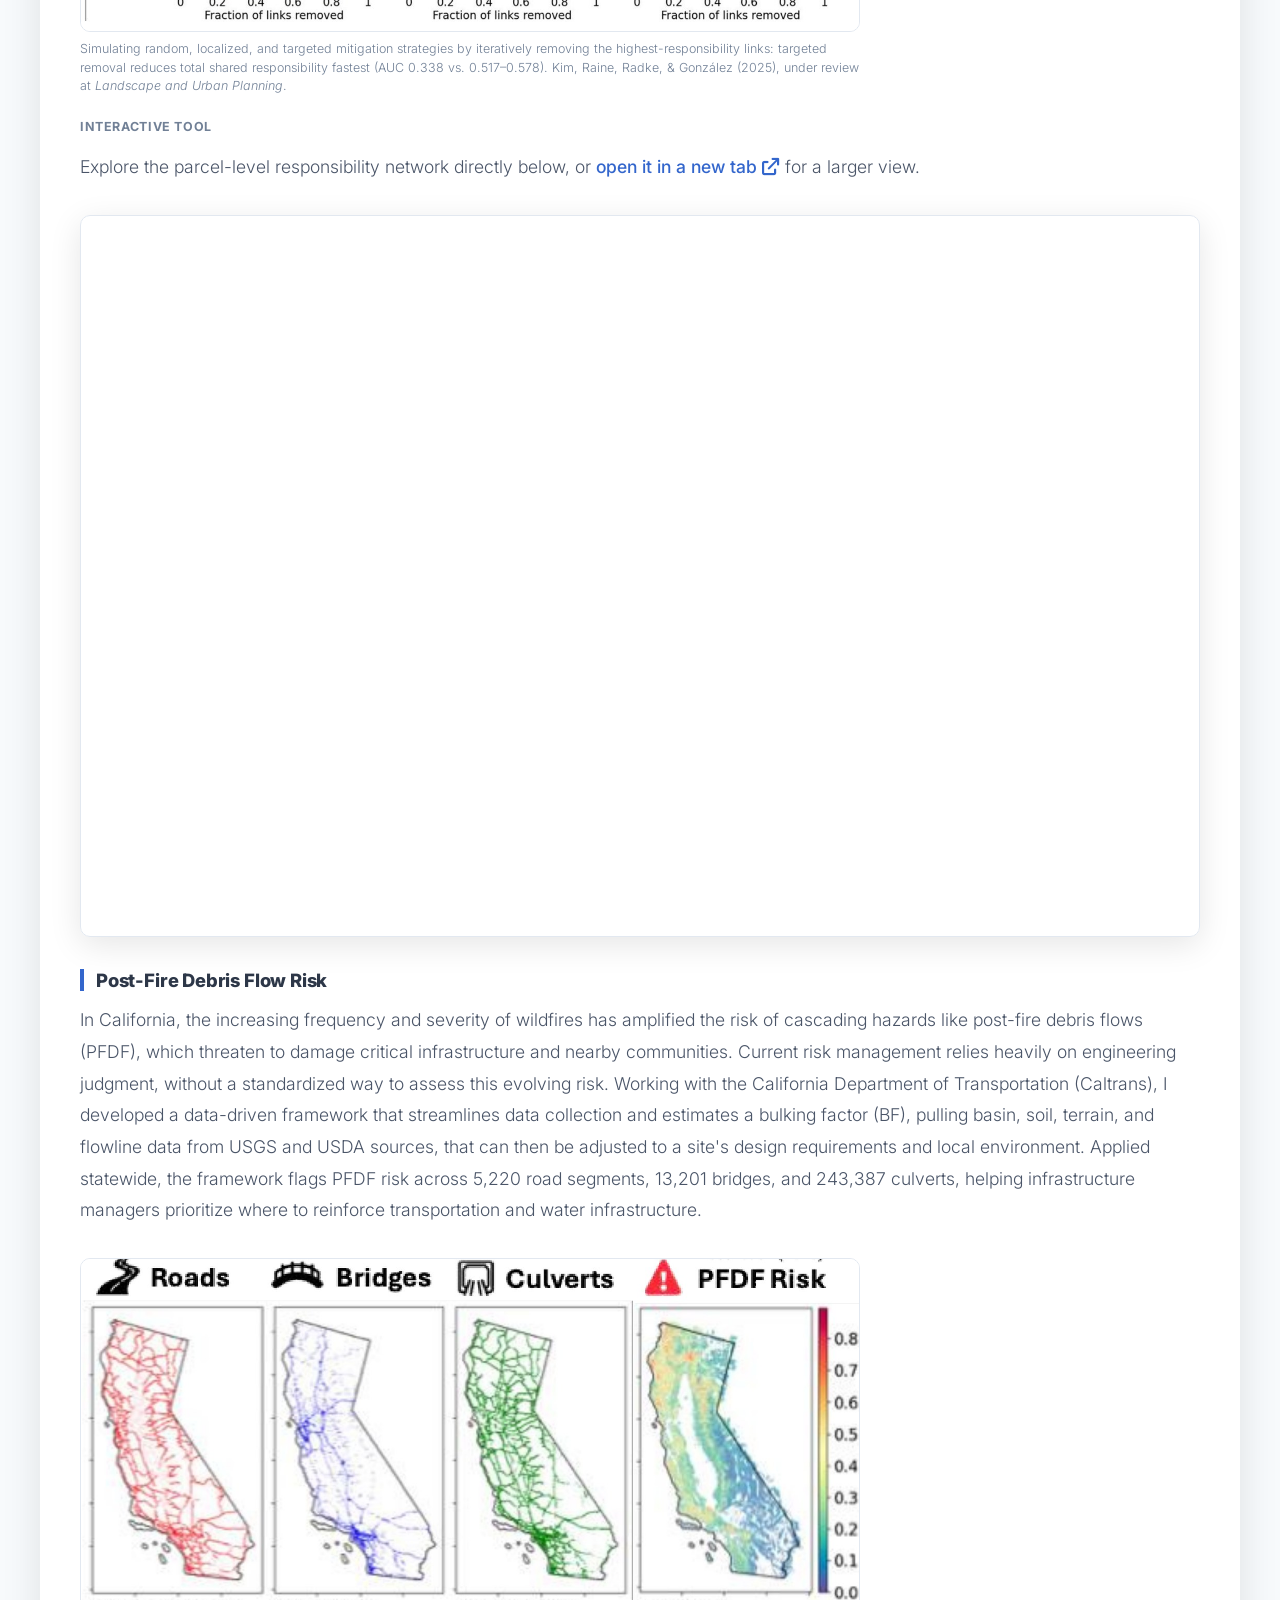
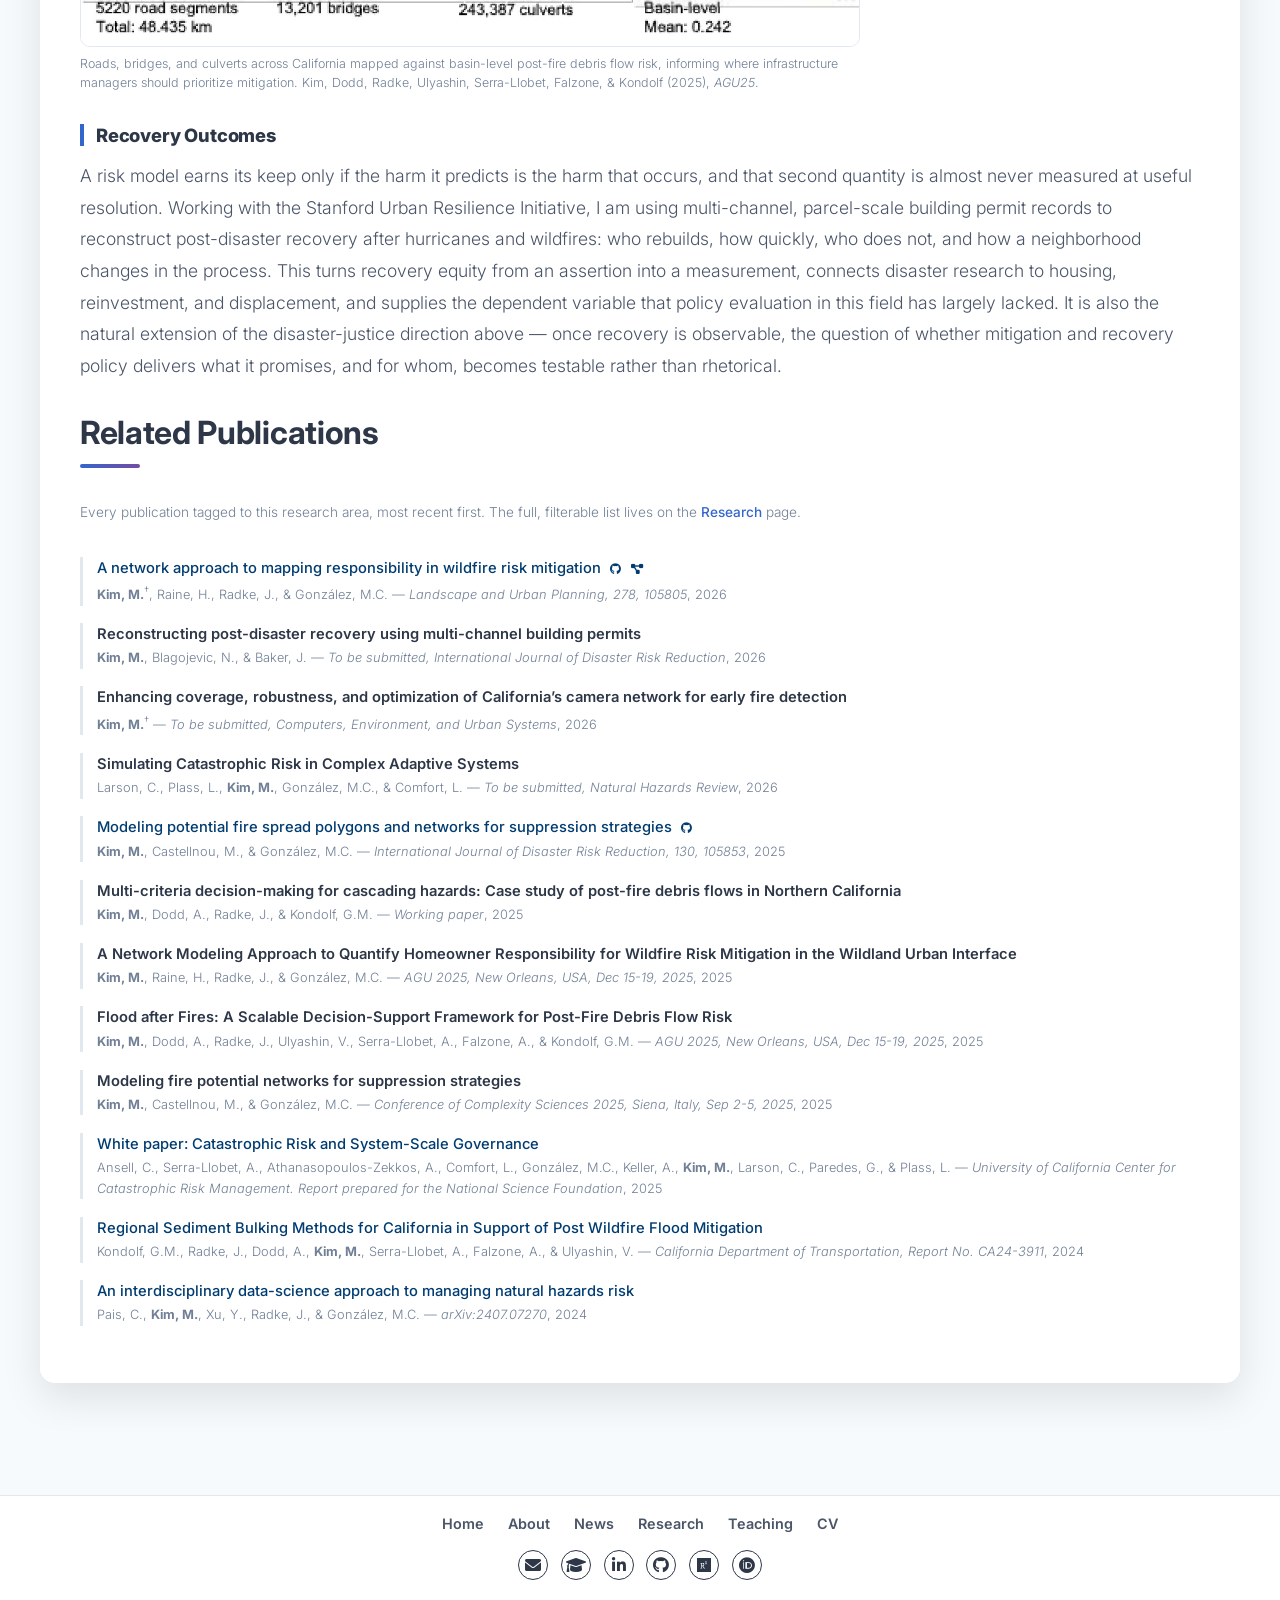
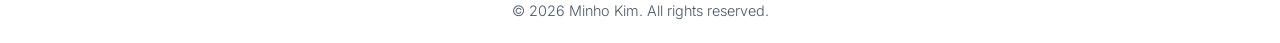
<file: research-decision.html>
<!DOCTYPE html>
<html lang="en">
<head>
    <meta charset="UTF-8">
    <!-- The research areas were reorganized; this page's content now lives at
         research-networks.html. Kept as a redirect so older links and
         bookmarks continue to resolve. -->
    <meta http-equiv="refresh" content="0; url=research-networks.html">
    <link rel="canonical" href="research-networks.html">
    <title>Moved to Disaster Risk and Resilience - Minho Kim</title>
</head>
<body>
    <p>This page has moved to <a href="research-networks.html">Disaster Risk and Resilience</a>.</p>
    <script>window.location.replace('research-networks.html');</script>
</body>
</html>
</file>
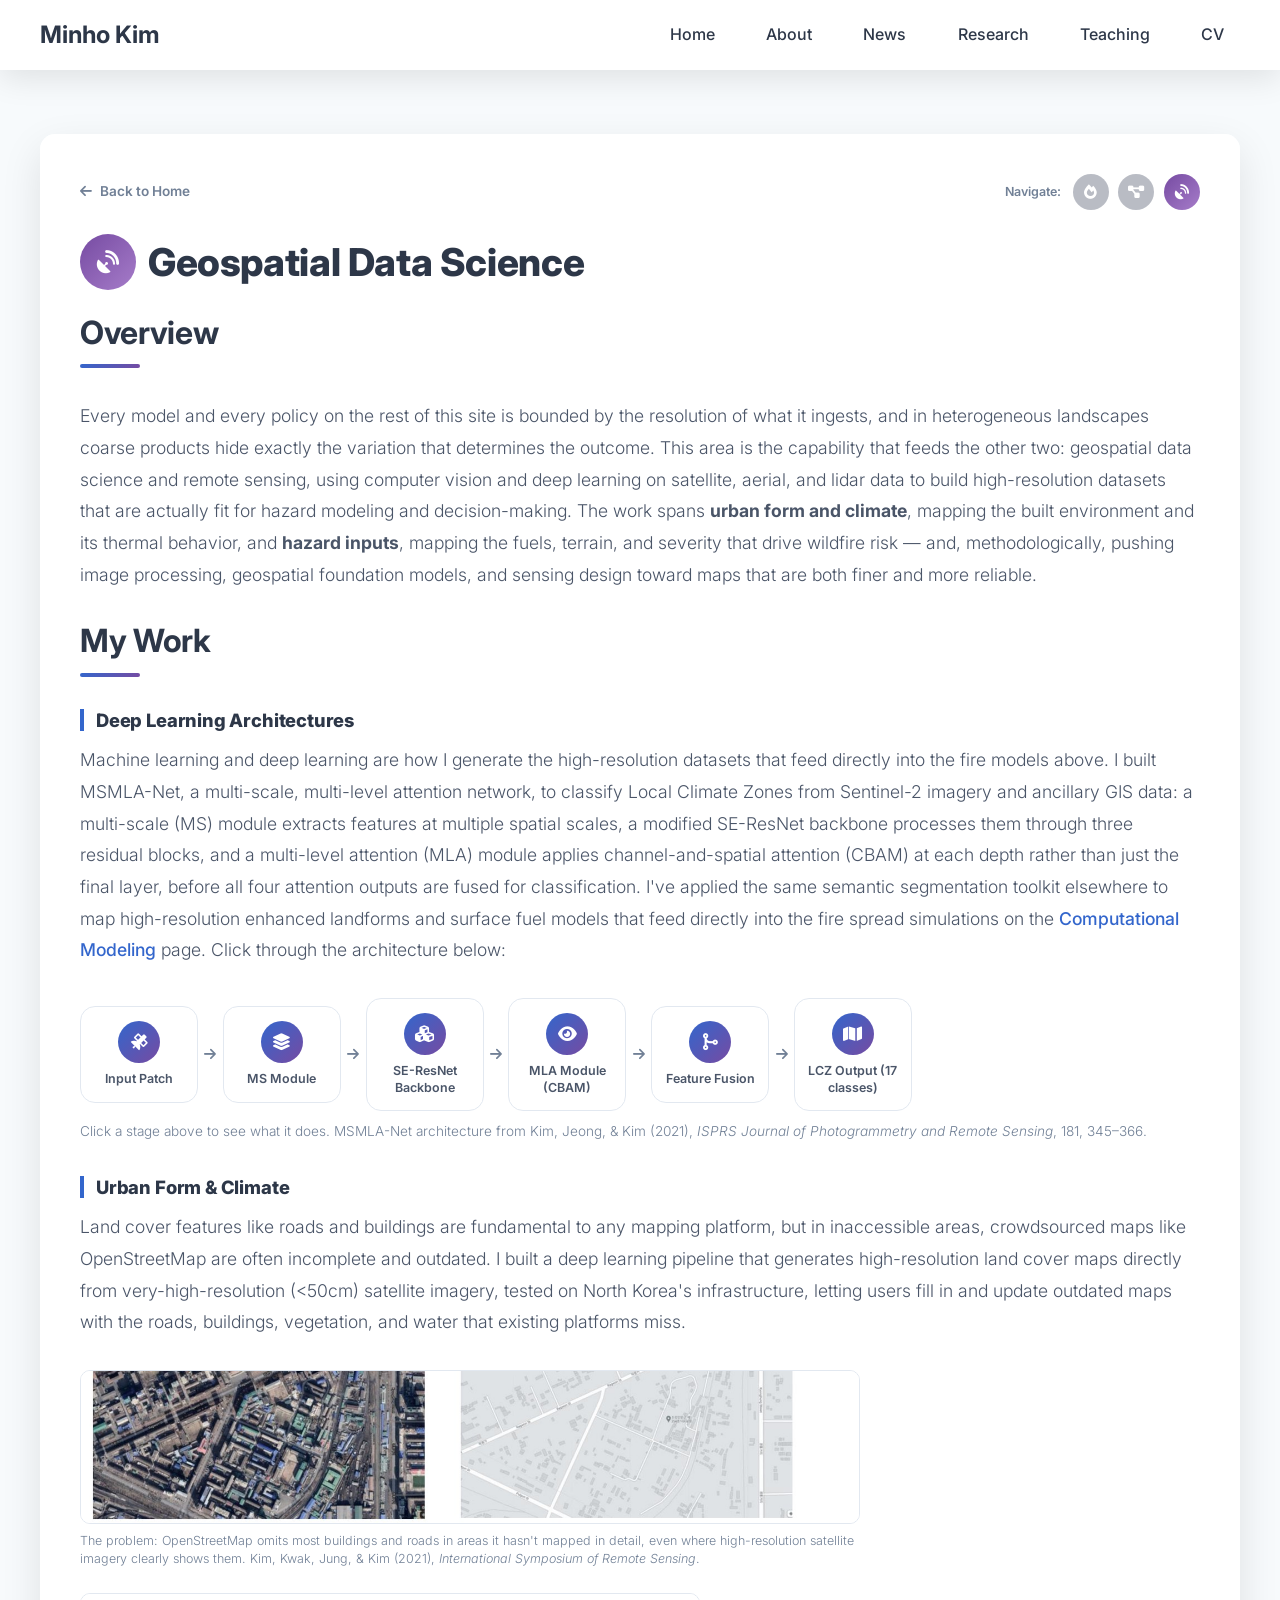
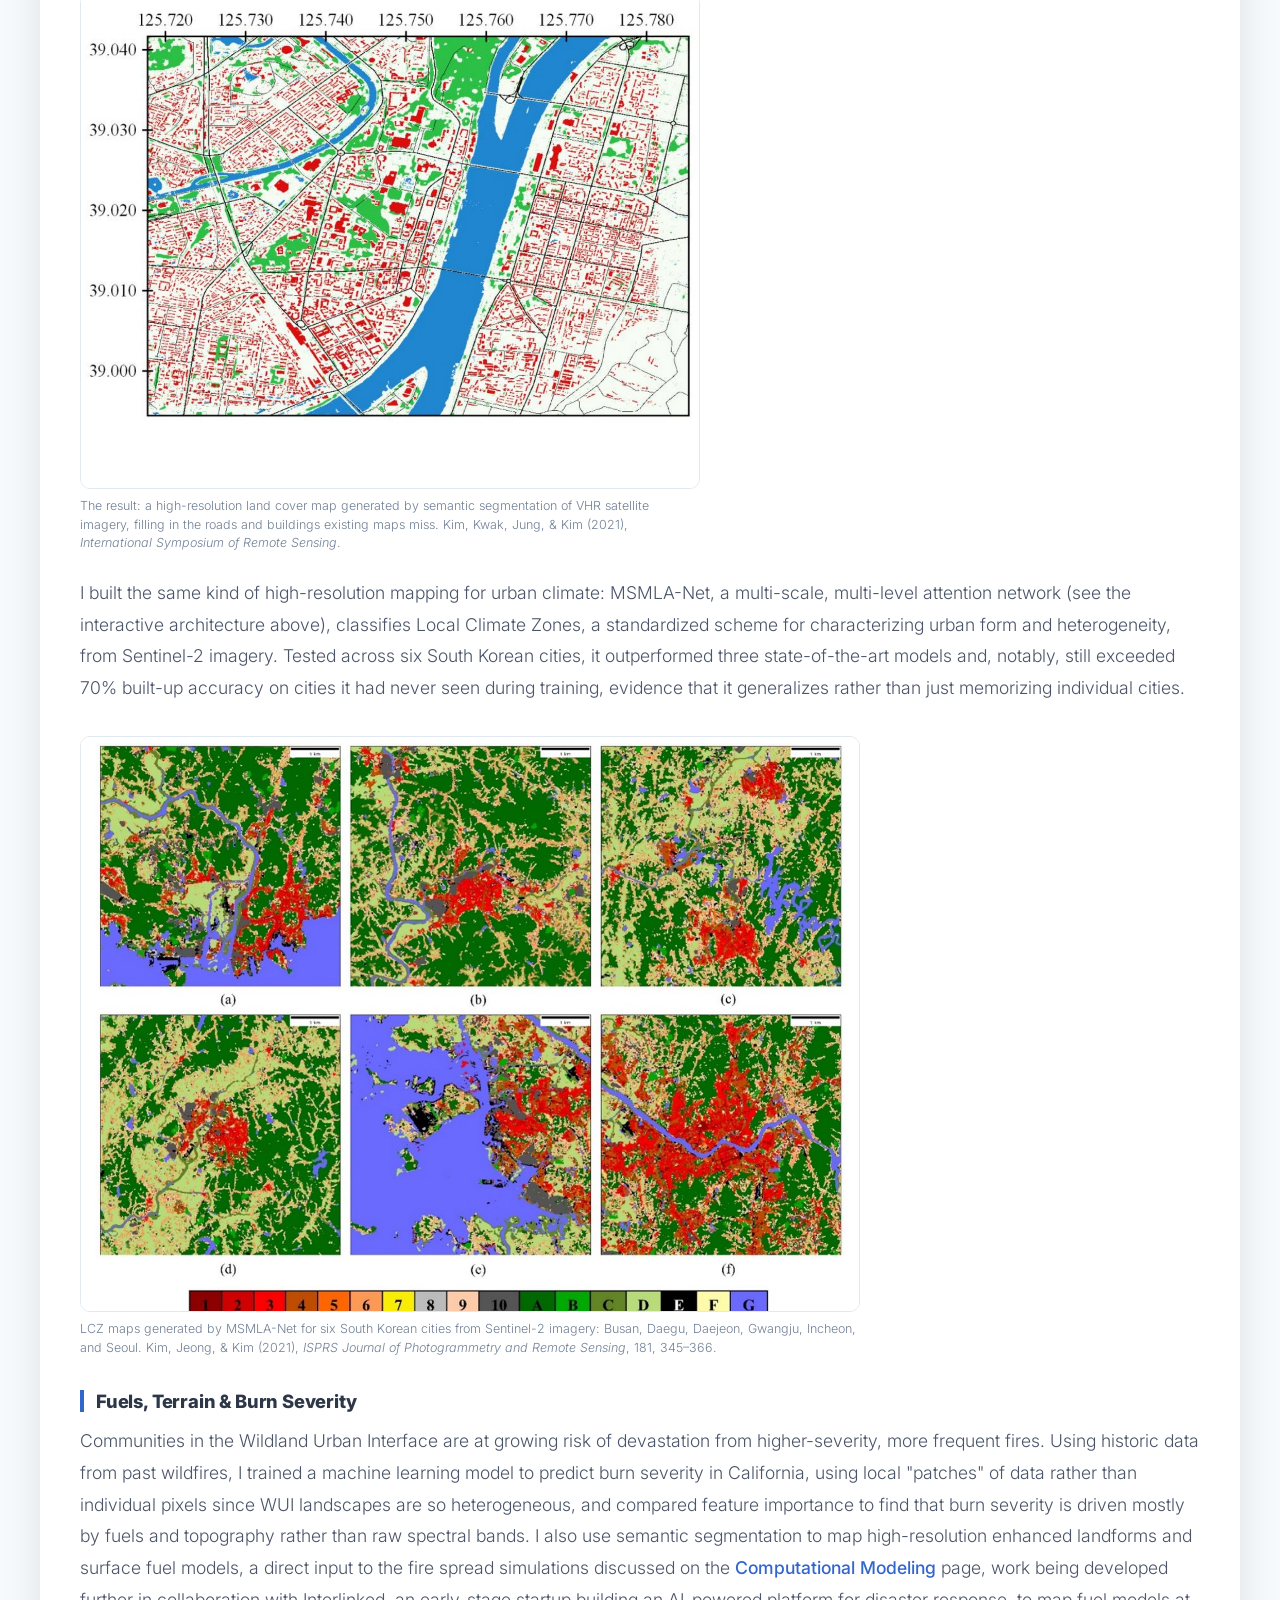
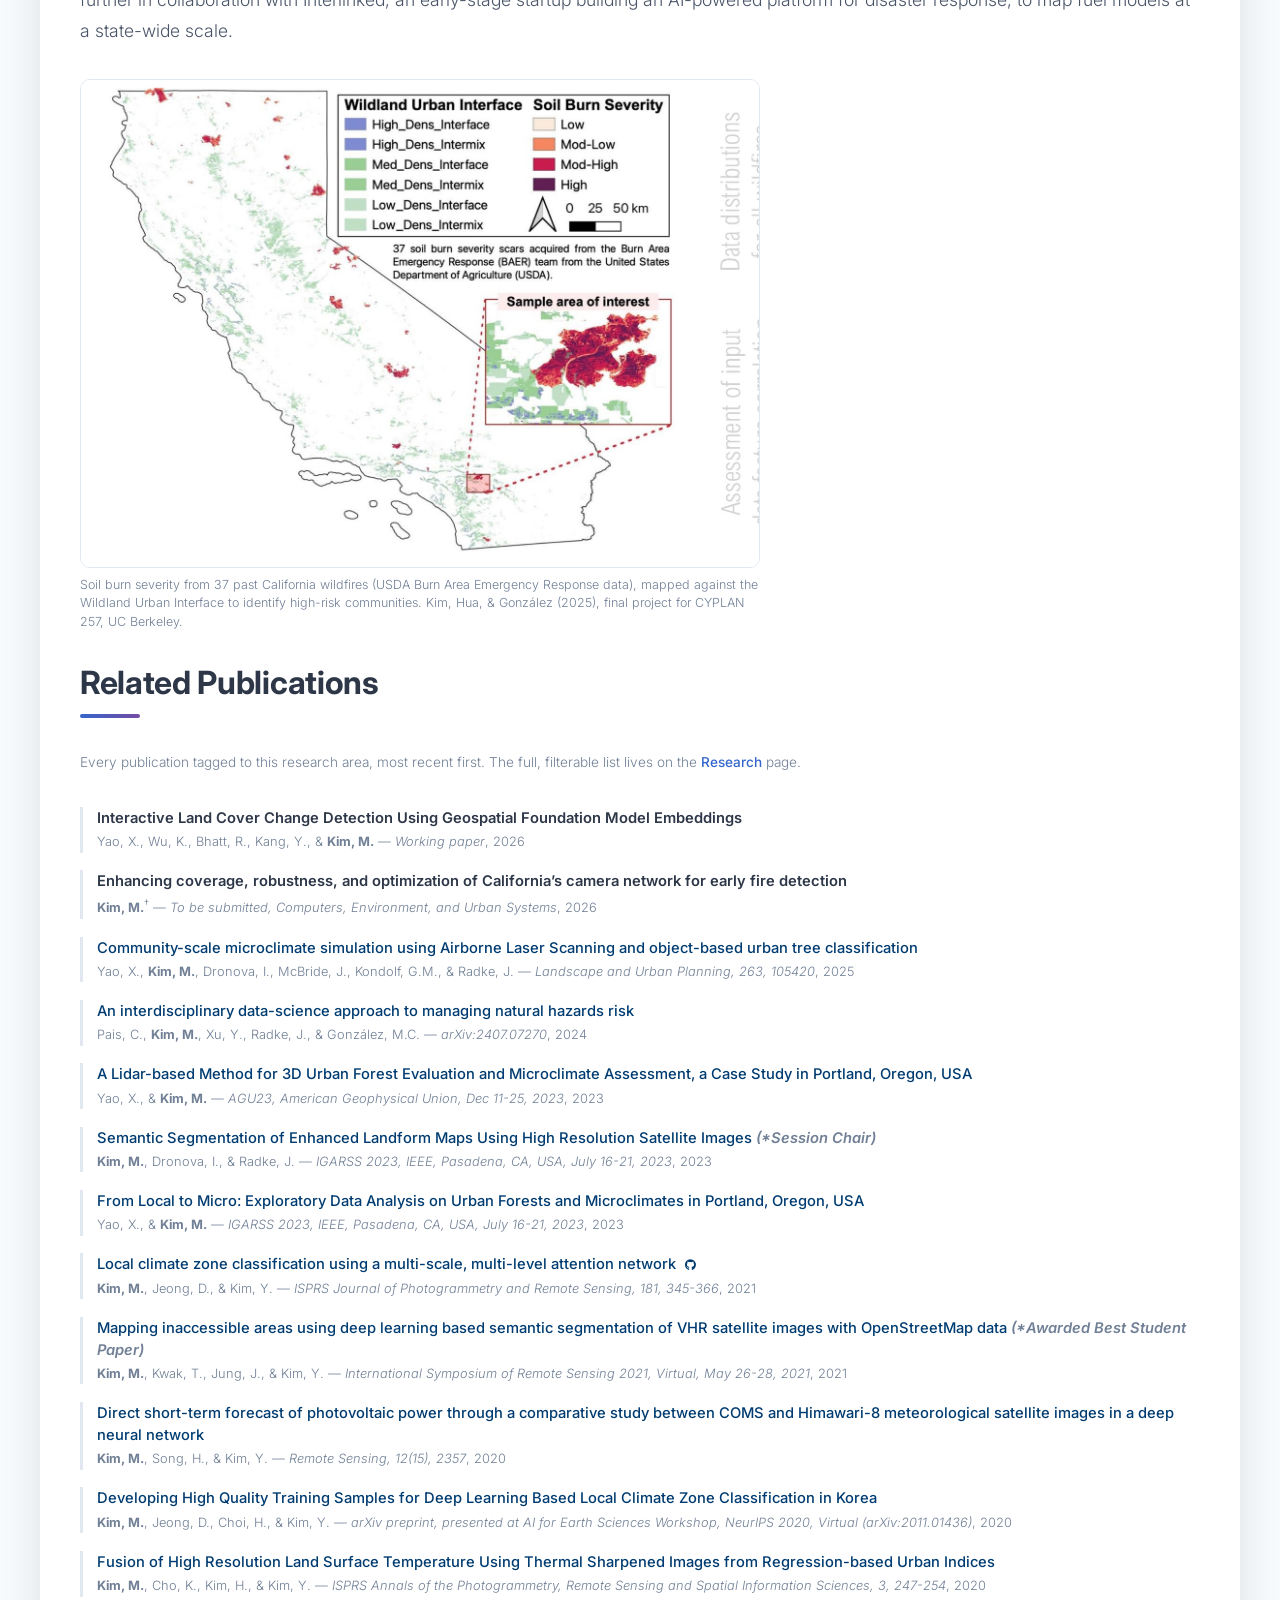
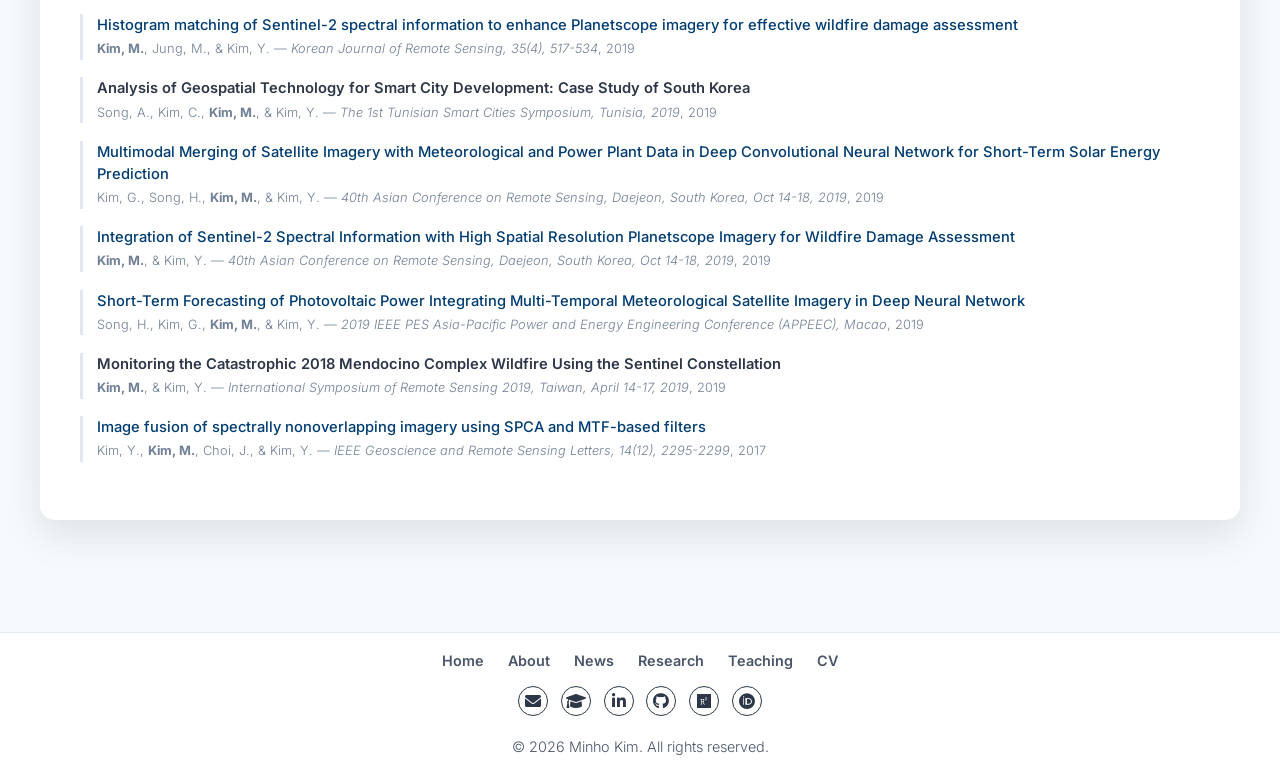
<file: research-geospatial.html>
<!DOCTYPE html>
<html lang="en">
<head>
    <meta charset="UTF-8">
    <meta name="viewport" content="width=device-width, initial-scale=1.0">
    <title>Geospatial Data Science - Minho Kim</title>
    <link rel="stylesheet" href="https://cdnjs.cloudflare.com/ajax/libs/font-awesome/6.0.0/css/all.min.css">
    <link rel="stylesheet" href="styles.css">
</head>
<body>
<body>
  <!-- Header -->
  <header class="header">
    <div class="container nav-container">
      <a href="index.html" class="logo">Minho Kim</a>

      <nav>
        <ul class="nav-menu" id="nav-menu">
          <li><a href="index.html" class="nav-link active">Home</a></li>
          <li><a href="about.html" class="nav-link">About</a></li>
          <li><a href="news.html" class="nav-link">News</a></li>
          <li><a href="research.html" class="nav-link">Research</a></li>
          <li><a href="teaching.html" class="nav-link">Teaching</a></li>
          <li><a href="resources/cv_recent.pdf" class="nav-link">CV</a></li>
        </ul>
      </nav>

      <!-- Mobile Hamburger Menu -->
      <button class="mobile-menu-toggle" id="mobile-menu-toggle" aria-label="Toggle navigation menu">
        <span></span>
        <span></span>
        <span></span>
      </button>
    </div>
  </header>

    <!-- Main Content -->
    <main class="main-content">
        <div class="container">
            <div class="content-card">
                <div class="area-detail-topbar">
                    <a href="index.html" class="area-detail-back"><i class="fas fa-arrow-left"></i> Back to Home</a>
                    <div class="area-nav-icons">
                        <span class="area-nav-label">Navigate:</span>
                        <a href="research-modeling.html" class="area-nav-icon area-nav-icon-modeling" title="Computational Modeling"><i class="fas fa-fire"></i></a>
                        <a href="research-networks.html" class="area-nav-icon area-nav-icon-networks" title="Disaster Risk and Resilience"><i class="fas fa-diagram-project"></i></a>
                        <a href="research-geospatial.html" class="area-nav-icon active area-nav-icon-geospatial" title="Geospatial Data Science"><i class="fas fa-satellite-dish"></i></a>
                    </div>
                </div>

                <div class="area-detail-heading" style="align-items: center;">
                    <div class="home-area-icon home-area-icon-geospatial" style="width: 56px; height: 56px; font-size: 1.4rem; margin-bottom: 0;"><i class="fas fa-satellite-dish"></i></div>
                    <h1>Geospatial Data Science</h1>
                </div>

                <h2 class="section-title" style="margin-top: 1.5rem;">Overview</h2>
                <p class="hero-description mobile-collapse">
                    Every model and every policy on the rest of this site is bounded by the resolution of what it ingests, and in heterogeneous landscapes coarse products hide exactly the variation that determines the outcome. This area is the capability that feeds the other two: geospatial data science and remote sensing, using computer vision and deep learning on satellite, aerial, and lidar data to build high-resolution datasets that are actually fit for hazard modeling and decision-making. The work spans <strong>urban form and climate</strong>, mapping the built environment and its thermal behavior, and <strong>hazard inputs</strong>, mapping the fuels, terrain, and severity that drive wildfire risk &mdash; and, methodologically, pushing image processing, geospatial foundation models, and sensing design toward maps that are both finer and more reliable.
                </p>

                <h2 class="section-title" style="margin-top: 2rem;">My Work</h2>

<h3 class="area-subheading">Deep Learning Architectures</h3>
                <p class="hero-description mobile-collapse">
                    Machine learning and deep learning are how I generate the high-resolution datasets that feed directly into the fire models above. I built MSMLA-Net, a multi-scale, multi-level attention network, to classify Local Climate Zones from Sentinel-2 imagery and ancillary GIS data: a multi-scale (MS) module extracts features at multiple spatial scales, a modified SE-ResNet backbone processes them through three residual blocks, and a multi-level attention (MLA) module applies channel-and-spatial attention (CBAM) at each depth rather than just the final layer, before all four attention outputs are fused for classification. I've applied the same semantic segmentation toolkit elsewhere to map high-resolution enhanced landforms and surface fuel models that feed directly into the fire spread simulations on the <a href="research-modeling.html">Computational Modeling</a> page. Click through the architecture below:
                </p>

                <div class="arch-flow" id="archFlow">
                    <div class="arch-stage" data-stage="input">
                        <div class="arch-stage-icon"><i class="fas fa-satellite"></i></div>
                        <div class="arch-stage-label">Input Patch</div>
                    </div>
                    <div class="arch-arrow"><i class="fas fa-arrow-right"></i></div>
                    <div class="arch-stage" data-stage="ms">
                        <div class="arch-stage-icon"><i class="fas fa-layer-group"></i></div>
                        <div class="arch-stage-label">MS Module</div>
                    </div>
                    <div class="arch-arrow"><i class="fas fa-arrow-right"></i></div>
                    <div class="arch-stage" data-stage="resnet">
                        <div class="arch-stage-icon"><i class="fas fa-cubes"></i></div>
                        <div class="arch-stage-label">SE-ResNet Backbone</div>
                    </div>
                    <div class="arch-arrow"><i class="fas fa-arrow-right"></i></div>
                    <div class="arch-stage" data-stage="mla">
                        <div class="arch-stage-icon"><i class="fas fa-eye"></i></div>
                        <div class="arch-stage-label">MLA Module (CBAM)</div>
                    </div>
                    <div class="arch-arrow"><i class="fas fa-arrow-right"></i></div>
                    <div class="arch-stage" data-stage="fusion">
                        <div class="arch-stage-icon"><i class="fas fa-code-merge"></i></div>
                        <div class="arch-stage-label">Feature Fusion</div>
                    </div>
                    <div class="arch-arrow"><i class="fas fa-arrow-right"></i></div>
                    <div class="arch-stage" data-stage="output">
                        <div class="arch-stage-icon"><i class="fas fa-map"></i></div>
                        <div class="arch-stage-label">LCZ Output (17 classes)</div>
                    </div>
                </div>
                <div class="arch-demo" id="archDemo" hidden>
                    <h4 class="arch-demo-title" id="archDemoTitle"></h4>
                    <p class="arch-demo-text" id="archDemoText"></p>
                </div>
                <p class="hero-description" style="font-size: 0.85rem; color: var(--text-muted);">
                    Click a stage above to see what it does. MSMLA-Net architecture from Kim, Jeong, &amp; Kim (2021), <em>ISPRS Journal of Photogrammetry and Remote Sensing</em>, 181, 345&ndash;366.
                </p>
<h3 class="area-subheading">Urban Form &amp; Climate</h3>
                <p class="hero-description mobile-collapse">
                    Land cover features like roads and buildings are fundamental to any mapping platform, but in inaccessible areas, crowdsourced maps like OpenStreetMap are often incomplete and outdated. I built a deep learning pipeline that generates high-resolution land cover maps directly from very-high-resolution (&lt;50cm) satellite imagery, tested on North Korea's infrastructure, letting users fill in and update outdated maps with the roads, buildings, vegetation, and water that existing platforms miss.
                </p>
                <figure class="panel-figure" style="max-width: 780px;">
                    <img src="images/osm-omission-compare.jpg" alt="Satellite image of a dense urban area next to the same area on OpenStreetMap, which shows almost no buildings or roads">
                    <figcaption>The problem: OpenStreetMap omits most buildings and roads in areas it hasn't mapped in detail, even where high-resolution satellite imagery clearly shows them. Kim, Kwak, Jung, &amp; Kim (2021), <em>International Symposium of Remote Sensing</em>.</figcaption>
                </figure>
                <figure class="panel-figure" style="max-width: 620px;">
                    <img src="images/nk-landcover-map.jpg" alt="High-resolution land cover map of a North Korean city showing roads, buildings, vegetation, and water generated from deep learning semantic segmentation">
                    <figcaption>The result: a high-resolution land cover map generated by semantic segmentation of VHR satellite imagery, filling in the roads and buildings existing maps miss. Kim, Kwak, Jung, &amp; Kim (2021), <em>International Symposium of Remote Sensing</em>.</figcaption>
                </figure>
                <p class="hero-description mobile-collapse">
                    I built the same kind of high-resolution mapping for urban climate: MSMLA-Net, a multi-scale, multi-level attention network (see the interactive architecture above), classifies Local Climate Zones, a standardized scheme for characterizing urban form and heterogeneity, from Sentinel-2 imagery. Tested across six South Korean cities, it outperformed three state-of-the-art models and, notably, still exceeded 70% built-up accuracy on cities it had never seen during training, evidence that it generalizes rather than just memorizing individual cities.
                </p>
                <figure class="panel-figure" style="max-width: 780px;">
                    <img src="images/lcz-city-maps.jpg" alt="Local Climate Zone maps generated by MSMLA-Net for six South Korean cities">
                    <figcaption>LCZ maps generated by MSMLA-Net for six South Korean cities from Sentinel-2 imagery: Busan, Daegu, Daejeon, Gwangju, Incheon, and Seoul. Kim, Jeong, &amp; Kim (2021), <em>ISPRS Journal of Photogrammetry and Remote Sensing</em>, 181, 345&ndash;366.</figcaption>
                </figure>
<h3 class="area-subheading">Fuels, Terrain &amp; Burn Severity</h3>
                <p class="hero-description mobile-collapse">
                    Communities in the Wildland Urban Interface are at growing risk of devastation from higher-severity, more frequent fires. Using historic data from past wildfires, I trained a machine learning model to predict burn severity in California, using local "patches" of data rather than individual pixels since WUI landscapes are so heterogeneous, and compared feature importance to find that burn severity is driven mostly by fuels and topography rather than raw spectral bands. I also use semantic segmentation to map high-resolution enhanced landforms and surface fuel models, a direct input to the fire spread simulations discussed on the <a href="research-modeling.html">Computational Modeling</a> page, work being developed further in collaboration with Interlinked, an early-stage startup building an AI-powered platform for disaster response, to map fuel models at a state-wide scale.
                </p>
                <figure class="panel-figure" style="max-width: 680px;">
                    <img src="images/burn-severity-map.jpg" alt="Map of California showing the Wildland Urban Interface and soil burn severity from past wildfires, with a zoomed sample area of high burn severity">
                    <figcaption>Soil burn severity from 37 past California wildfires (USDA Burn Area Emergency Response data), mapped against the Wildland Urban Interface to identify high-risk communities. Kim, Hua, &amp; Gonz&aacute;lez (2025), final project for CYPLAN 257, UC Berkeley.</figcaption>
                </figure>

                <h2 class="section-title" style="margin-top: 2rem;">Related Publications</h2>
                <p class="hero-description" style="font-size: 0.85rem; color: var(--text-muted);">
                    Every publication tagged to this research area, most recent first. The full, filterable list lives on the <a href="research.html#publications">Research</a> page.
                </p>
                <div id="areaPubs"></div>
            </div>
        </div>
    </main>

    <!-- Footer -->
    <footer class="site-footer">
        <div class="container footer-inner">
          <nav class="footer-nav">
            <a href="index.html" class="footer-nav-link">Home</a>
            <a href="about.html" class="footer-nav-link">About</a>
            <a href="news.html" class="footer-nav-link">News</a>
            <a href="research.html" class="footer-nav-link">Research</a>
            <a href="teaching.html" class="footer-nav-link">Teaching</a>
            <a href="resources/cv_recent.pdf" class="footer-nav-link">CV</a>
          </nav>
          <div class="social-icons footer-social-icons">
            <a href="mailto:minhok@stanford.edu" class="social-icon" title="Email"><i class="fas fa-envelope"></i></a>
            <a href="https://scholar.google.com/citations?user=VRVL4TYAAAAJ&hl=en" class="social-icon" title="Google Scholar"><i class="fas fa-graduation-cap"></i></a>
            <a href="https://www.linkedin.com/in/minhokim93/" class="social-icon" title="LinkedIn"><i class="fab fa-linkedin-in"></i></a>
            <a href="https://github.com/minhokim93" class="social-icon" title="Github"><i class="fab fa-github"></i></a>
            <a href="https://www.researchgate.net/profile/Minho_Kim21" class="social-icon" title="ResearchGate"><i class="fab fa-researchgate"></i></a>
            <a href="https://orcid.org/0000-0002-9504-5935" class="social-icon" title="ORCID"><i class="fab fa-orcid"></i></a>
          </div>
          <p>&copy; <span id="year"></span> Minho Kim. All rights reserved.</p>
        </div>
      </footer>

    <script>
      document.getElementById('year').textContent = new Date().getFullYear();
    </script>
    <script src="data/publications.js"></script>
    <script src="js/publications-render.js"></script>
    <script>
      document.addEventListener('DOMContentLoaded', () => {
        // Driven by the `areas` field in data/publications.js -- adding a
        // publication with areas: ['geospatial'] is enough, nothing here to edit.
        renderPubListByArea('#areaPubs', 'geospatial');
      });
    </script>
    <script src="js/model-architecture.js"></script>
    <script src="script.js"></script>
</body>
</html>
</file>
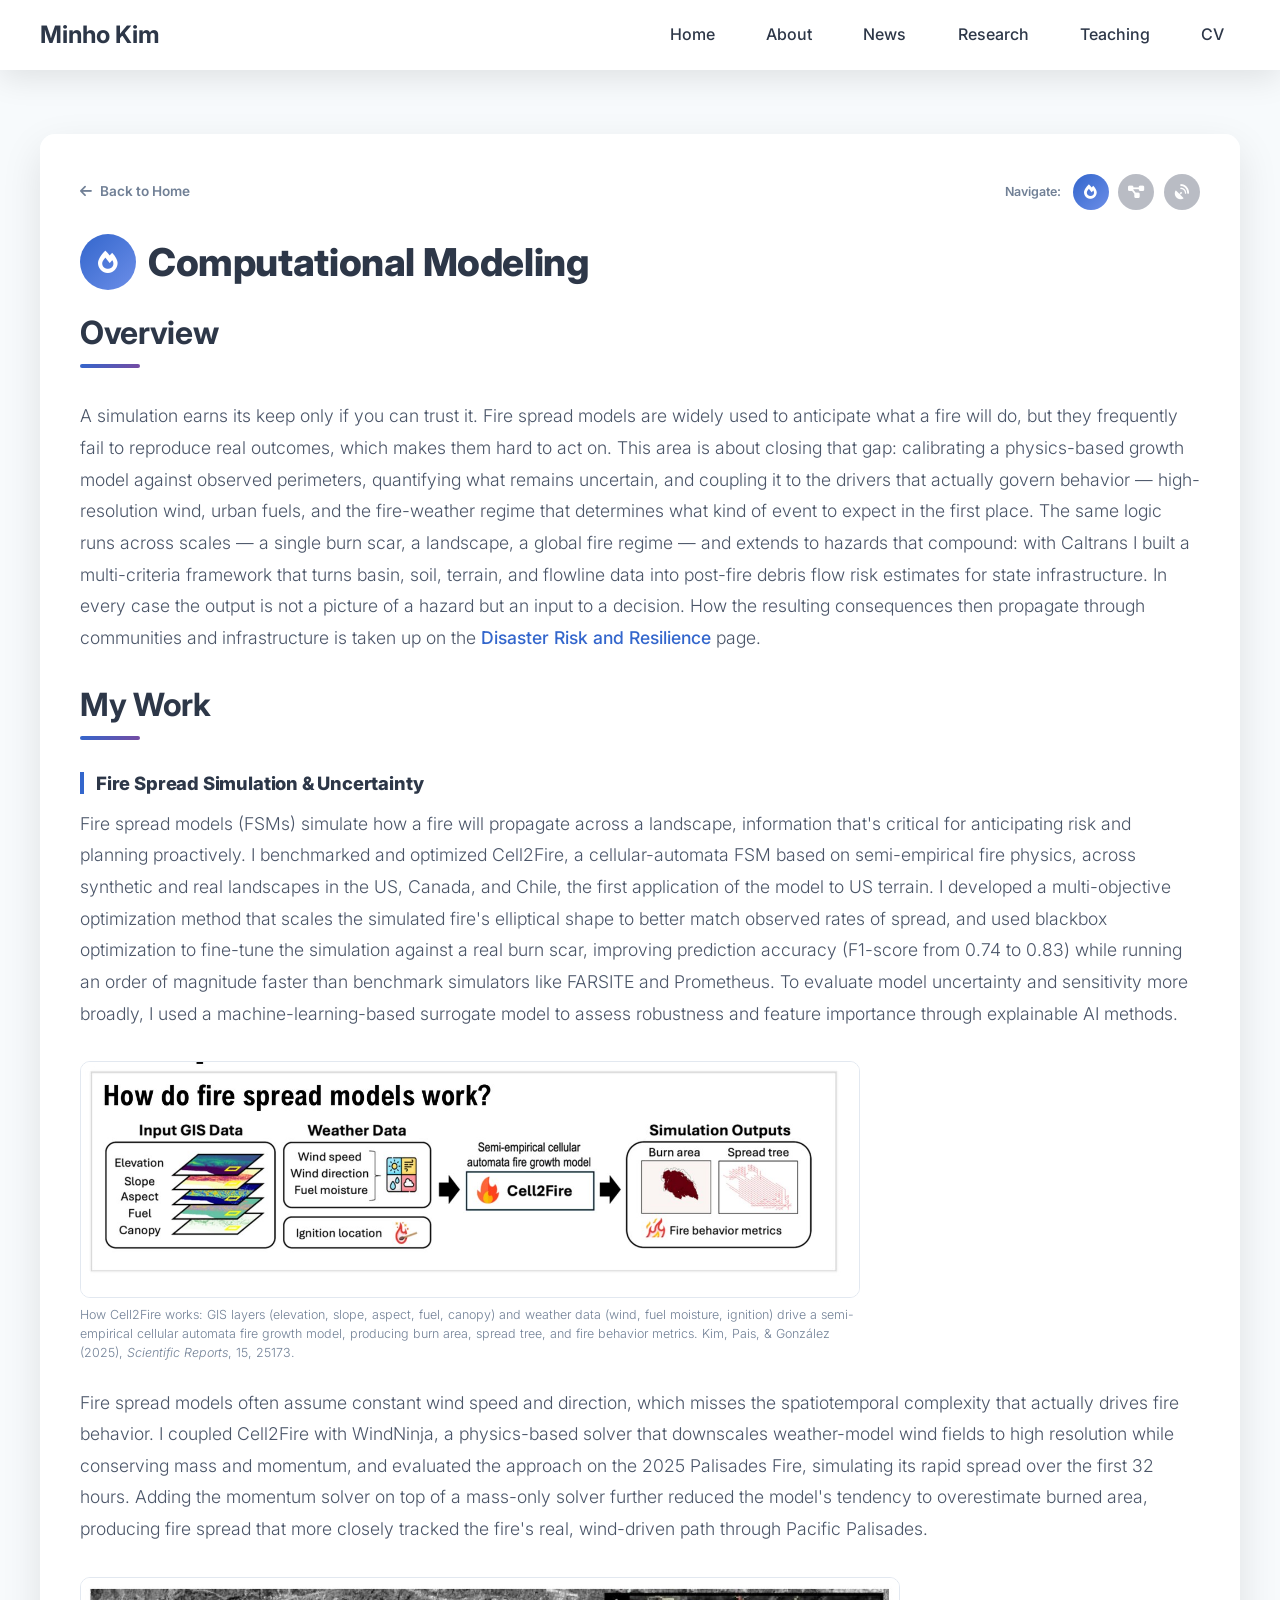
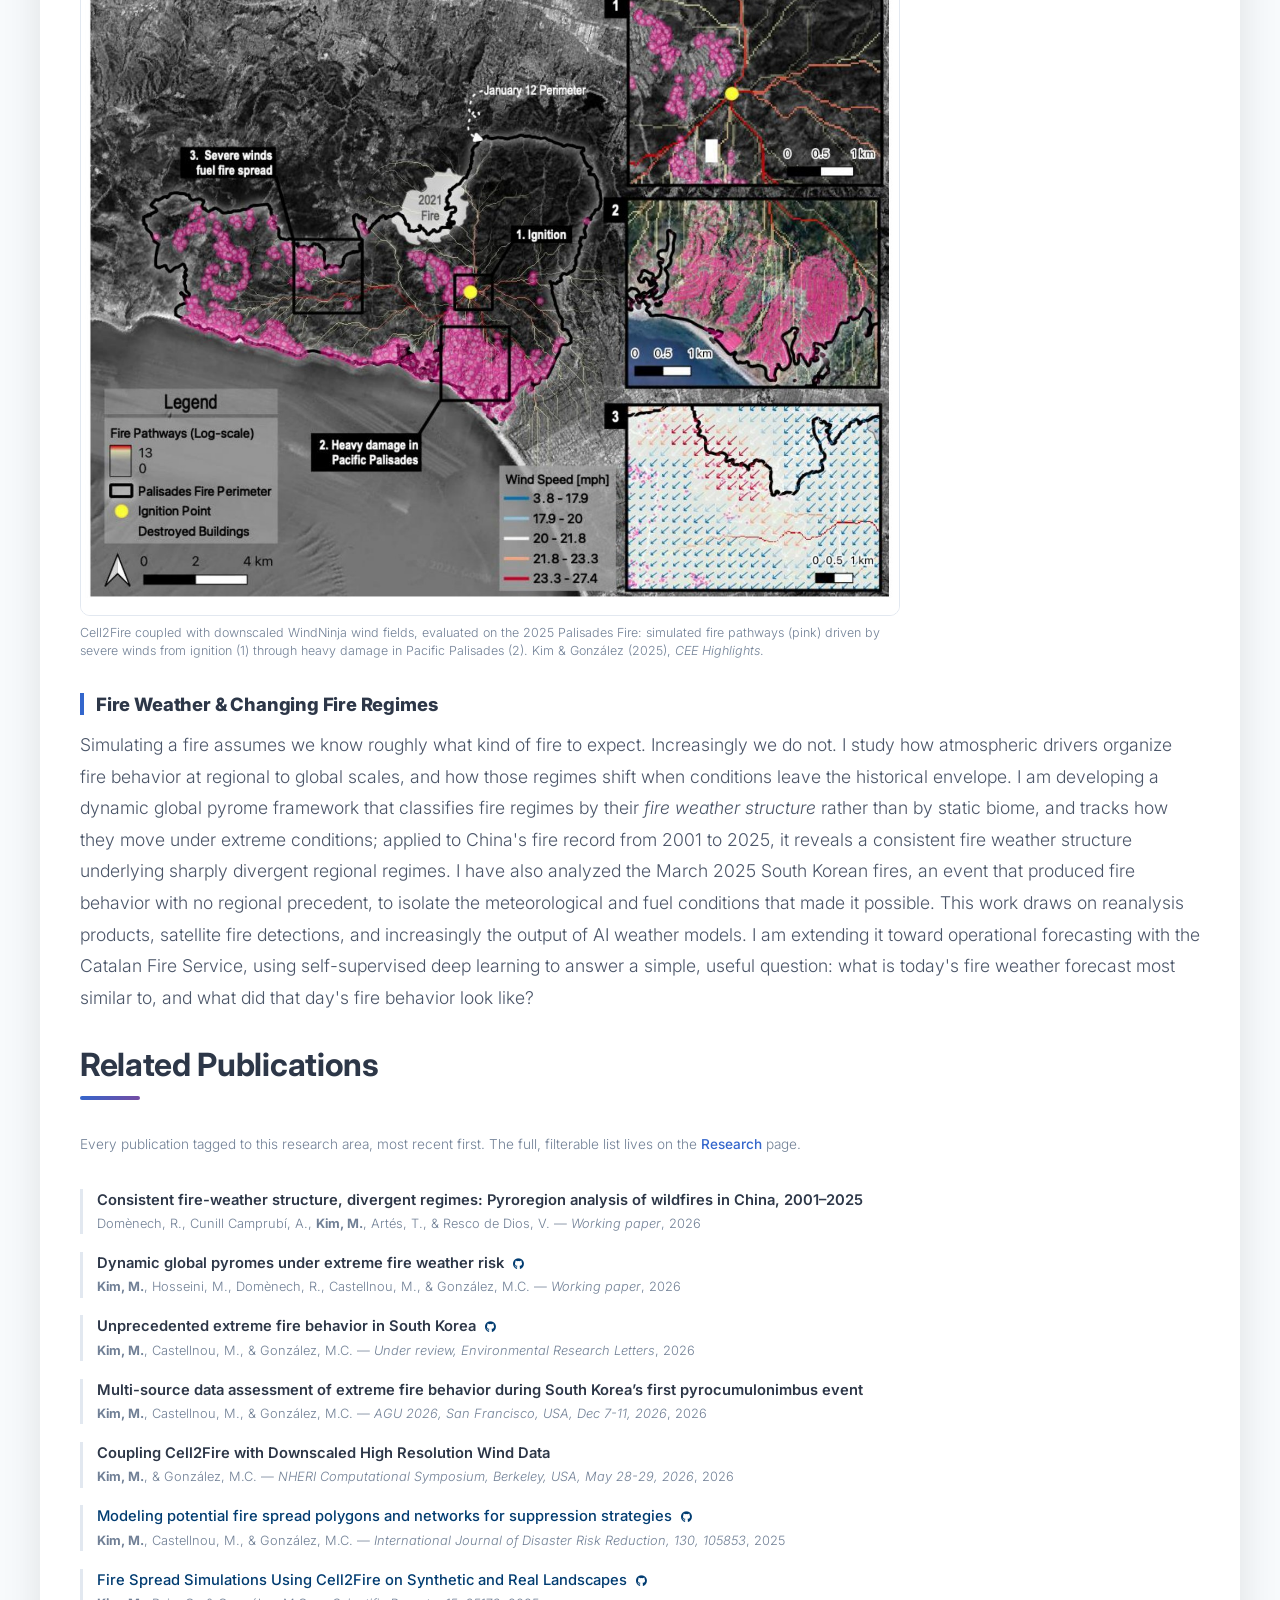
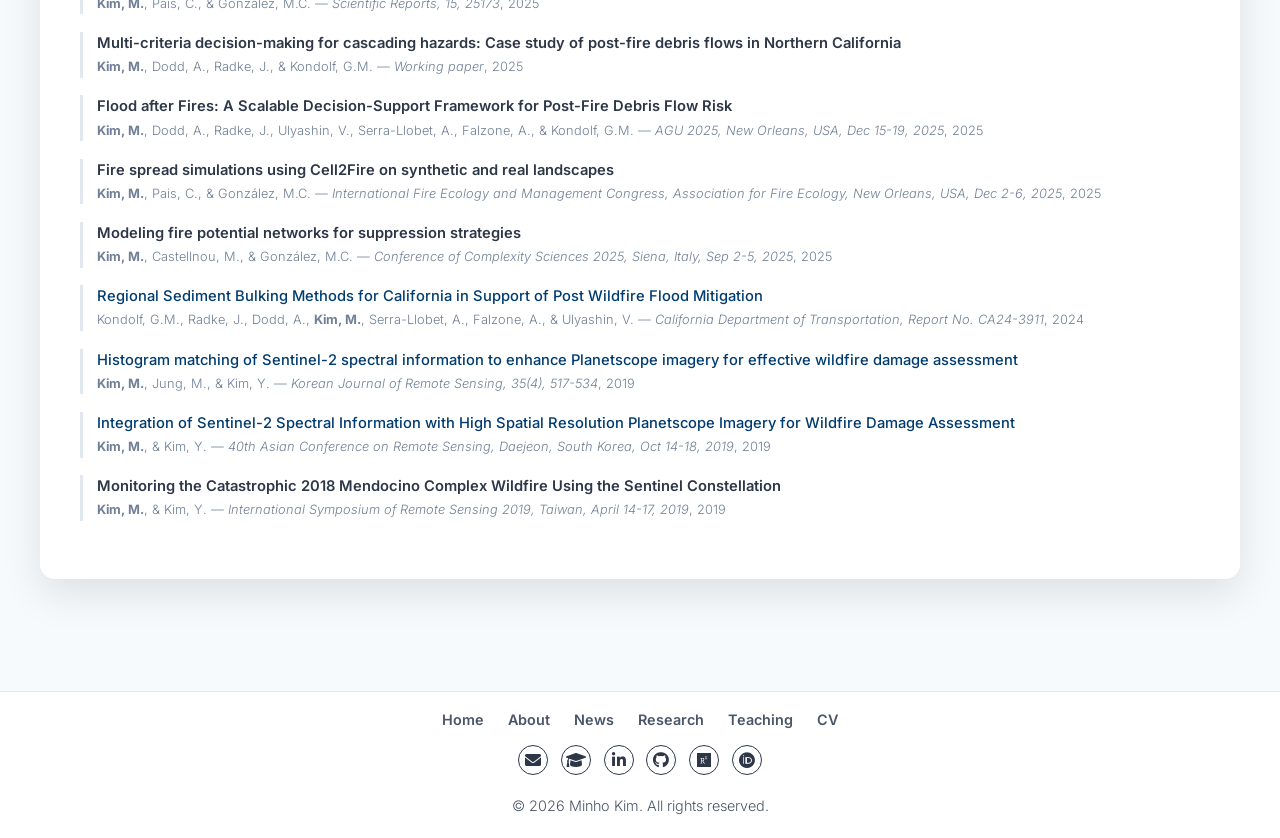
<file: research-modeling.html>
<!DOCTYPE html>
<html lang="en">
<head>
    <meta charset="UTF-8">
    <meta name="viewport" content="width=device-width, initial-scale=1.0">
    <title>Computational Modeling - Minho Kim</title>
    <link rel="stylesheet" href="https://cdnjs.cloudflare.com/ajax/libs/font-awesome/6.0.0/css/all.min.css">
    <link rel="stylesheet" href="styles.css">
</head>
<body>
<body>
  <!-- Header -->
  <header class="header">
    <div class="container nav-container">
      <a href="index.html" class="logo">Minho Kim</a>

      <nav>
        <ul class="nav-menu" id="nav-menu">
          <li><a href="index.html" class="nav-link active">Home</a></li>
          <li><a href="about.html" class="nav-link">About</a></li>
          <li><a href="news.html" class="nav-link">News</a></li>
          <li><a href="research.html" class="nav-link">Research</a></li>
          <li><a href="teaching.html" class="nav-link">Teaching</a></li>
          <li><a href="resources/cv_recent.pdf" class="nav-link">CV</a></li>
        </ul>
      </nav>

      <!-- Mobile Hamburger Menu -->
      <button class="mobile-menu-toggle" id="mobile-menu-toggle" aria-label="Toggle navigation menu">
        <span></span>
        <span></span>
        <span></span>
      </button>
    </div>
  </header>

    <!-- Main Content -->
    <main class="main-content">
        <div class="container">
            <div class="content-card">
                <div class="area-detail-topbar">
                    <a href="index.html" class="area-detail-back"><i class="fas fa-arrow-left"></i> Back to Home</a>
                    <div class="area-nav-icons">
                        <span class="area-nav-label">Navigate:</span>
                        <a href="research-modeling.html" class="area-nav-icon active area-nav-icon-modeling" title="Computational Modeling"><i class="fas fa-fire"></i></a>
                        <a href="research-networks.html" class="area-nav-icon area-nav-icon-networks" title="Disaster Risk and Resilience"><i class="fas fa-diagram-project"></i></a>
                        <a href="research-geospatial.html" class="area-nav-icon area-nav-icon-geospatial" title="Geospatial Data Science"><i class="fas fa-satellite-dish"></i></a>
                    </div>
                </div>

                <div class="area-detail-heading" style="align-items: center;">
                    <div class="home-area-icon home-area-icon-modeling" style="width: 56px; height: 56px; font-size: 1.4rem; margin-bottom: 0;"><i class="fas fa-fire"></i></div>
                    <h1>Computational Modeling</h1>
                </div>

                <h2 class="section-title" style="margin-top: 1.5rem;">Overview</h2>
                <p class="hero-description mobile-collapse">
                    A simulation earns its keep only if you can trust it. Fire spread models are widely used to anticipate what a fire will do, but they frequently fail to reproduce real outcomes, which makes them hard to act on. This area is about closing that gap: calibrating a physics-based growth model against observed perimeters, quantifying what remains uncertain, and coupling it to the drivers that actually govern behavior &mdash; high-resolution wind, urban fuels, and the fire-weather regime that determines what kind of event to expect in the first place. The same logic runs across scales &mdash; a single burn scar, a landscape, a global fire regime &mdash; and extends to hazards that compound: with Caltrans I built a multi-criteria framework that turns basin, soil, terrain, and flowline data into post-fire debris flow risk estimates for state infrastructure. In every case the output is not a picture of a hazard but an input to a decision. How the resulting consequences then propagate through communities and infrastructure is taken up on the <a href="research-networks.html">Disaster Risk and Resilience</a> page.
                </p>

                <h2 class="section-title" style="margin-top: 2rem;">My Work</h2>

<h3 class="area-subheading">Fire Spread Simulation &amp; Uncertainty</h3>
                <p class="hero-description mobile-collapse">
                    Fire spread models (FSMs) simulate how a fire will propagate across a landscape, information that's critical for anticipating risk and planning proactively. I benchmarked and optimized Cell2Fire, a cellular-automata FSM based on semi-empirical fire physics, across synthetic and real landscapes in the US, Canada, and Chile, the first application of the model to US terrain. I developed a multi-objective optimization method that scales the simulated fire's elliptical shape to better match observed rates of spread, and used blackbox optimization to fine-tune the simulation against a real burn scar, improving prediction accuracy (F1-score from 0.74 to 0.83) while running an order of magnitude faster than benchmark simulators like FARSITE and Prometheus. To evaluate model uncertainty and sensitivity more broadly, I used a machine-learning-based surrogate model to assess robustness and feature importance through explainable AI methods.
                </p>
                <figure class="panel-figure" style="max-width: 780px;">
                    <img src="images/fsm-diagram.jpg" alt="Diagram showing how fire spread models work: input GIS data and weather data feed into Cell2Fire, producing burn area, spread tree, and fire behavior metrics">
                    <figcaption>How Cell2Fire works: GIS layers (elevation, slope, aspect, fuel, canopy) and weather data (wind, fuel moisture, ignition) drive a semi-empirical cellular automata fire growth model, producing burn area, spread tree, and fire behavior metrics. Kim, Pais, &amp; Gonz&aacute;lez (2025), <em>Scientific Reports</em>, 15, 25173.</figcaption>
                </figure>
                <p class="hero-description mobile-collapse">
                    Fire spread models often assume constant wind speed and direction, which misses the spatiotemporal complexity that actually drives fire behavior. I coupled Cell2Fire with WindNinja, a physics-based solver that downscales weather-model wind fields to high resolution while conserving mass and momentum, and evaluated the approach on the 2025 Palisades Fire, simulating its rapid spread over the first 32 hours. Adding the momentum solver on top of a mass-only solver further reduced the model's tendency to overestimate burned area, producing fire spread that more closely tracked the fire's real, wind-driven path through Pacific Palisades.
                </p>
                <figure class="panel-figure" style="max-width: 820px;">
                    <img src="images/palisades-wind-map.jpg" alt="Map of the 2025 Palisades Fire showing simulated fire pathways driven by severe winds, with inset zooms on the ignition point, coastal damage, and wind vectors">
                    <figcaption>Cell2Fire coupled with downscaled WindNinja wind fields, evaluated on the 2025 Palisades Fire: simulated fire pathways (pink) driven by severe winds from ignition (1) through heavy damage in Pacific Palisades (2). Kim &amp; Gonz&aacute;lez (2025), <em>CEE Highlights</em>.</figcaption>
                </figure>

                <h3 class="area-subheading">Fire Weather &amp; Changing Fire Regimes</h3>
                <p class="hero-description mobile-collapse">
                    Simulating a fire assumes we know roughly what kind of fire to expect. Increasingly we do not. I study how atmospheric drivers organize fire behavior at regional to global scales, and how those regimes shift when conditions leave the historical envelope. I am developing a dynamic global pyrome framework that classifies fire regimes by their <em>fire weather structure</em> rather than by static biome, and tracks how they move under extreme conditions; applied to China's fire record from 2001 to 2025, it reveals a consistent fire weather structure underlying sharply divergent regional regimes. I have also analyzed the March 2025 South Korean fires, an event that produced fire behavior with no regional precedent, to isolate the meteorological and fuel conditions that made it possible. This work draws on reanalysis products, satellite fire detections, and increasingly the output of AI weather models. I am extending it toward operational forecasting with the Catalan Fire Service, using self-supervised deep learning to answer a simple, useful question: what is today's fire weather forecast most similar to, and what did that day's fire behavior look like?
                </p>

                <h2 class="section-title" style="margin-top: 2rem;">Related Publications</h2>
                <p class="hero-description" style="font-size: 0.85rem; color: var(--text-muted);">
                    Every publication tagged to this research area, most recent first. The full, filterable list lives on the <a href="research.html#publications">Research</a> page.
                </p>
                <div id="areaPubs"></div>
            </div>
        </div>
    </main>

    <!-- Footer -->
    <footer class="site-footer">
        <div class="container footer-inner">
          <nav class="footer-nav">
            <a href="index.html" class="footer-nav-link">Home</a>
            <a href="about.html" class="footer-nav-link">About</a>
            <a href="news.html" class="footer-nav-link">News</a>
            <a href="research.html" class="footer-nav-link">Research</a>
            <a href="teaching.html" class="footer-nav-link">Teaching</a>
            <a href="resources/cv_recent.pdf" class="footer-nav-link">CV</a>
          </nav>
          <div class="social-icons footer-social-icons">
            <a href="mailto:minhok@stanford.edu" class="social-icon" title="Email"><i class="fas fa-envelope"></i></a>
            <a href="https://scholar.google.com/citations?user=VRVL4TYAAAAJ&hl=en" class="social-icon" title="Google Scholar"><i class="fas fa-graduation-cap"></i></a>
            <a href="https://www.linkedin.com/in/minhokim93/" class="social-icon" title="LinkedIn"><i class="fab fa-linkedin-in"></i></a>
            <a href="https://github.com/minhokim93" class="social-icon" title="Github"><i class="fab fa-github"></i></a>
            <a href="https://www.researchgate.net/profile/Minho_Kim21" class="social-icon" title="ResearchGate"><i class="fab fa-researchgate"></i></a>
            <a href="https://orcid.org/0000-0002-9504-5935" class="social-icon" title="ORCID"><i class="fab fa-orcid"></i></a>
          </div>
          <p>&copy; <span id="year"></span> Minho Kim. All rights reserved.</p>
        </div>
      </footer>

    <script>
      document.getElementById('year').textContent = new Date().getFullYear();
    </script>
    <script src="data/publications.js"></script>
    <script src="js/publications-render.js"></script>
    <script>
      document.addEventListener('DOMContentLoaded', () => {
        // Driven by the `areas` field in data/publications.js -- adding a
        // publication with areas: ['modeling'] is enough, nothing here to edit.
        renderPubListByArea('#areaPubs', 'modeling');
      });
    </script>
    <script src="script.js"></script>
</body>
</html>
</file>
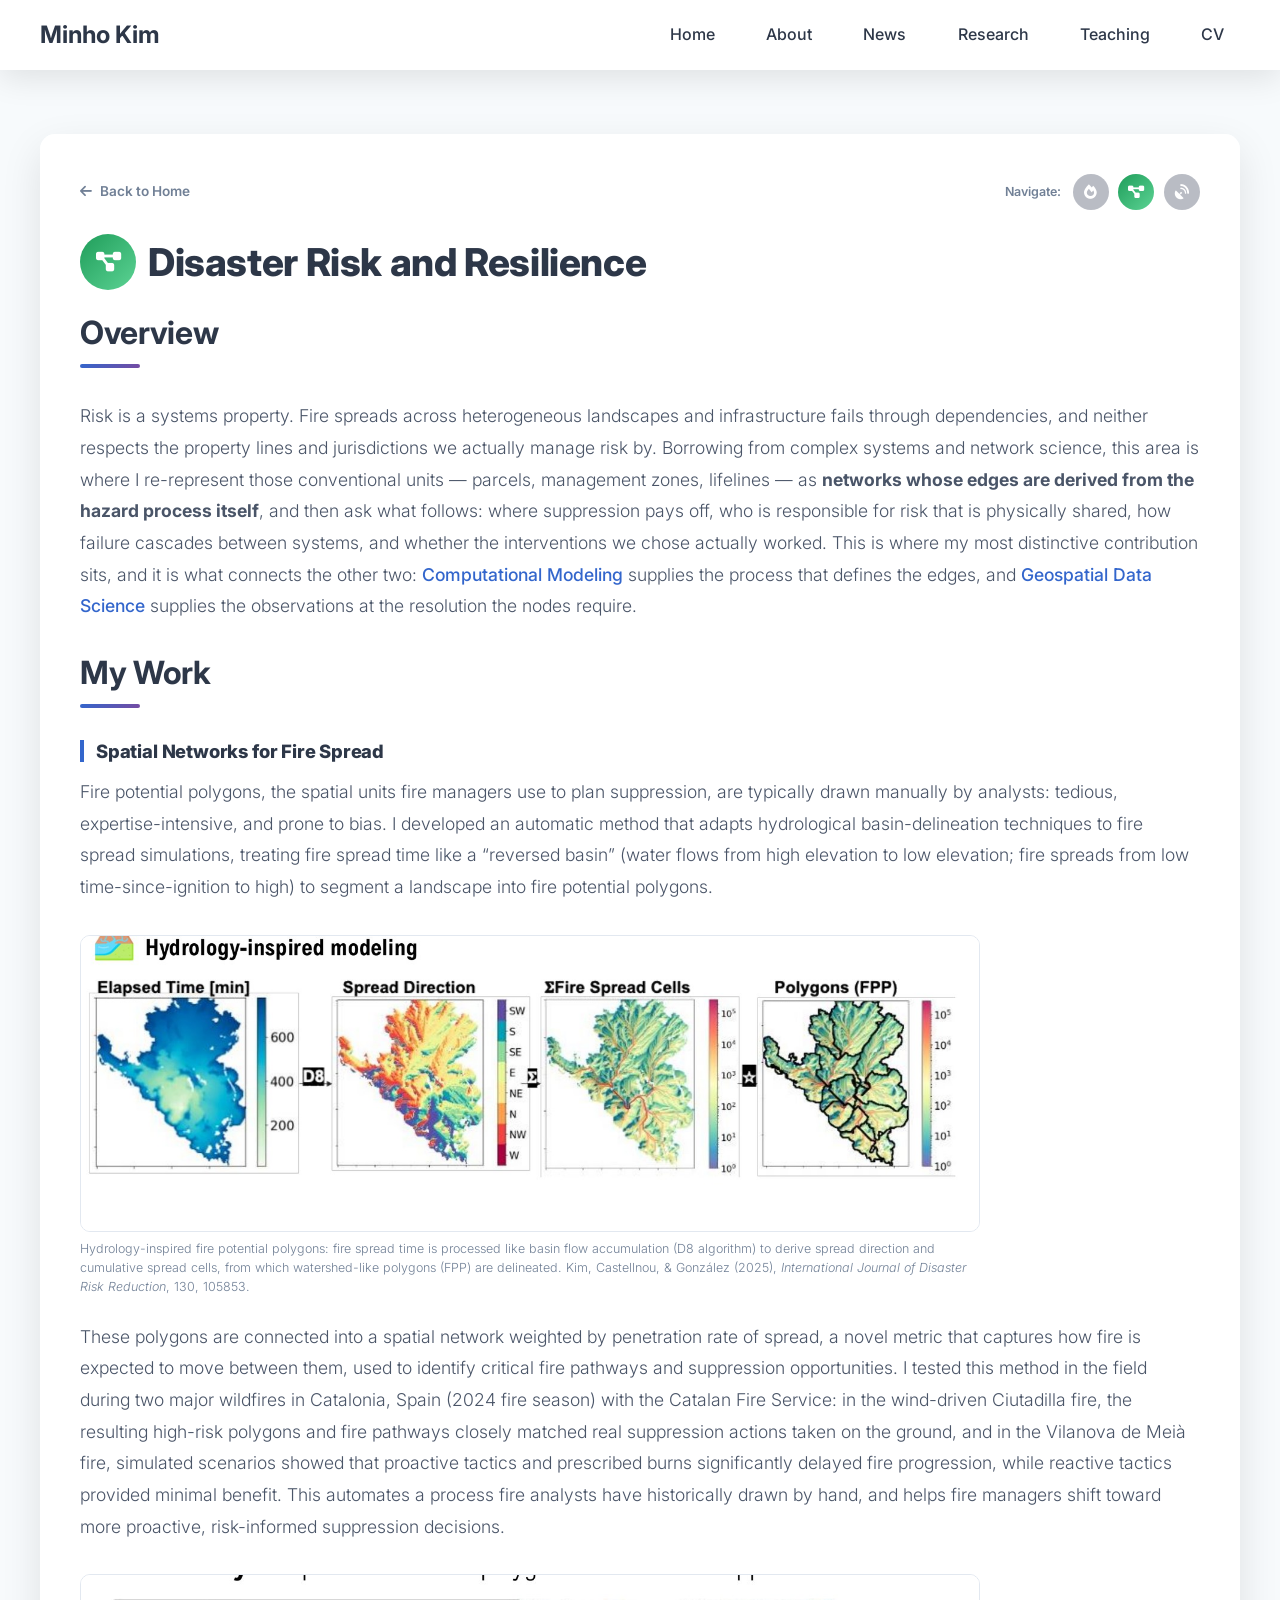
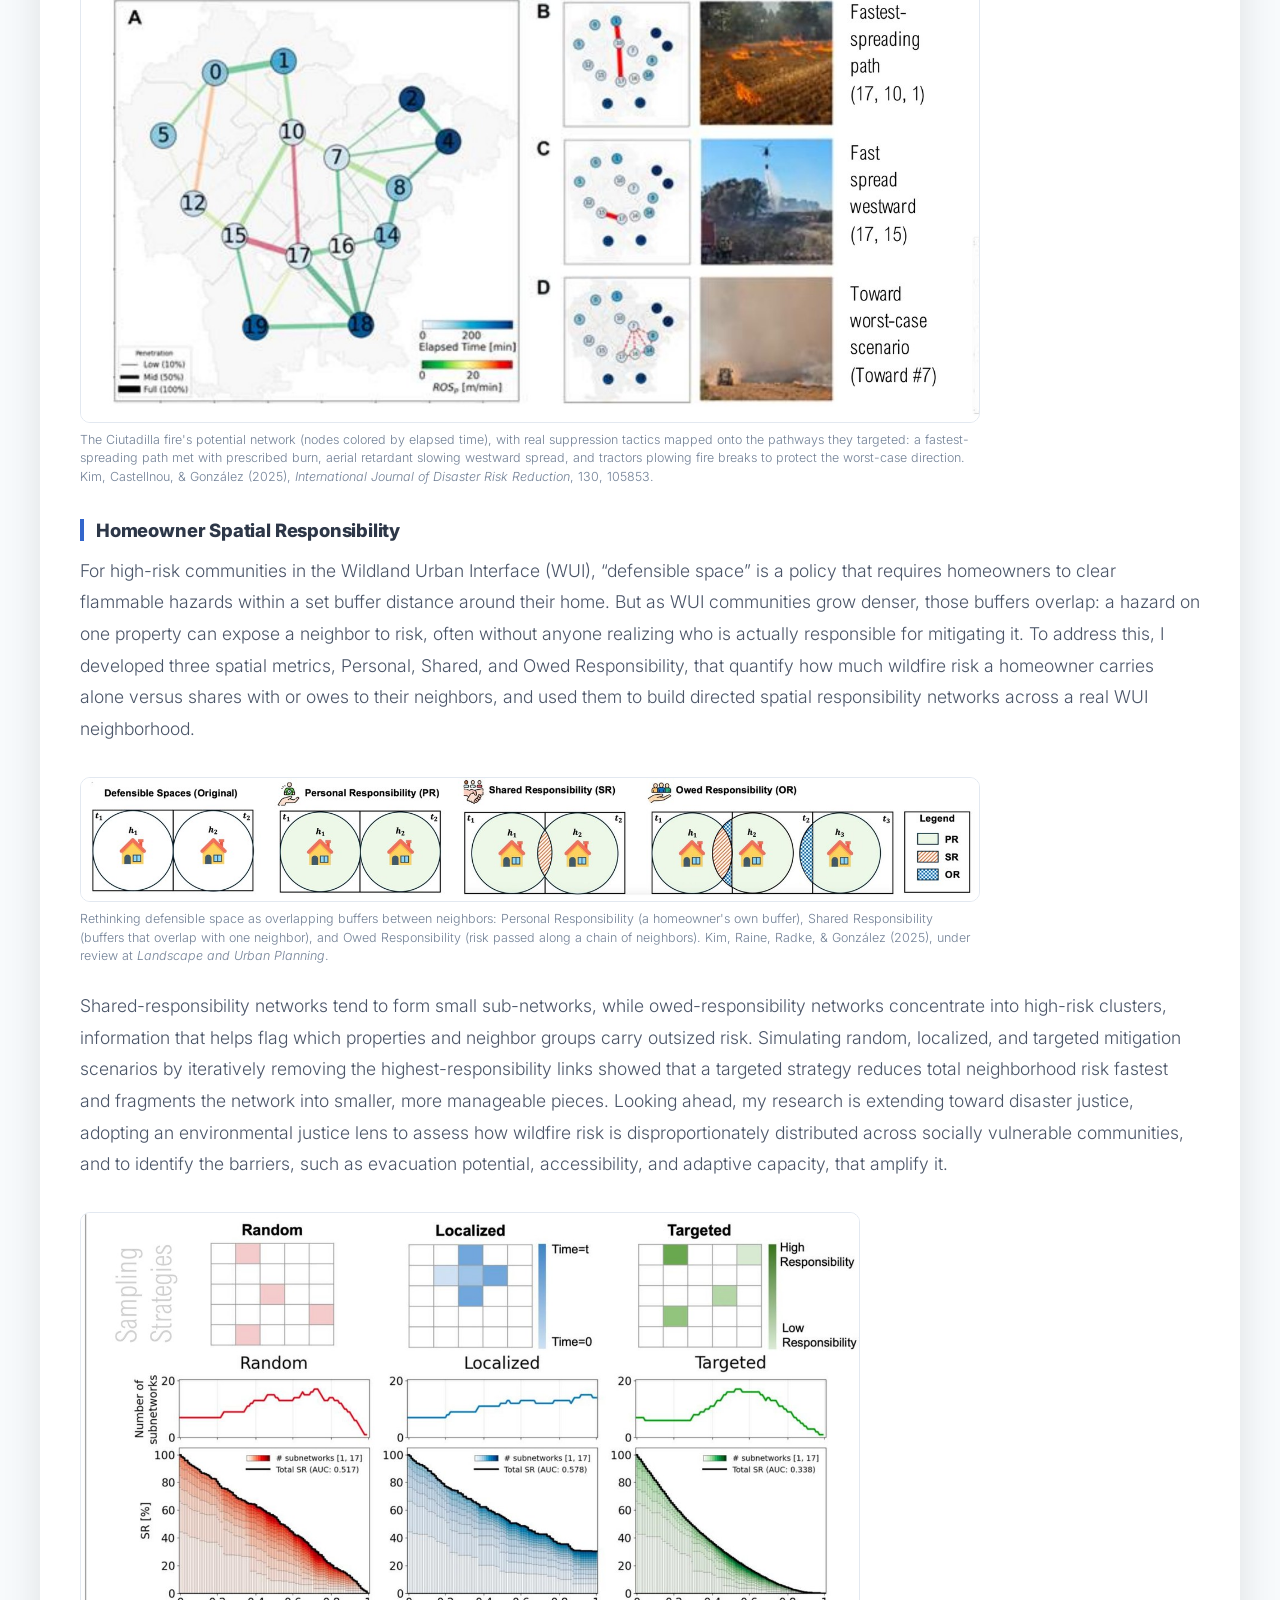
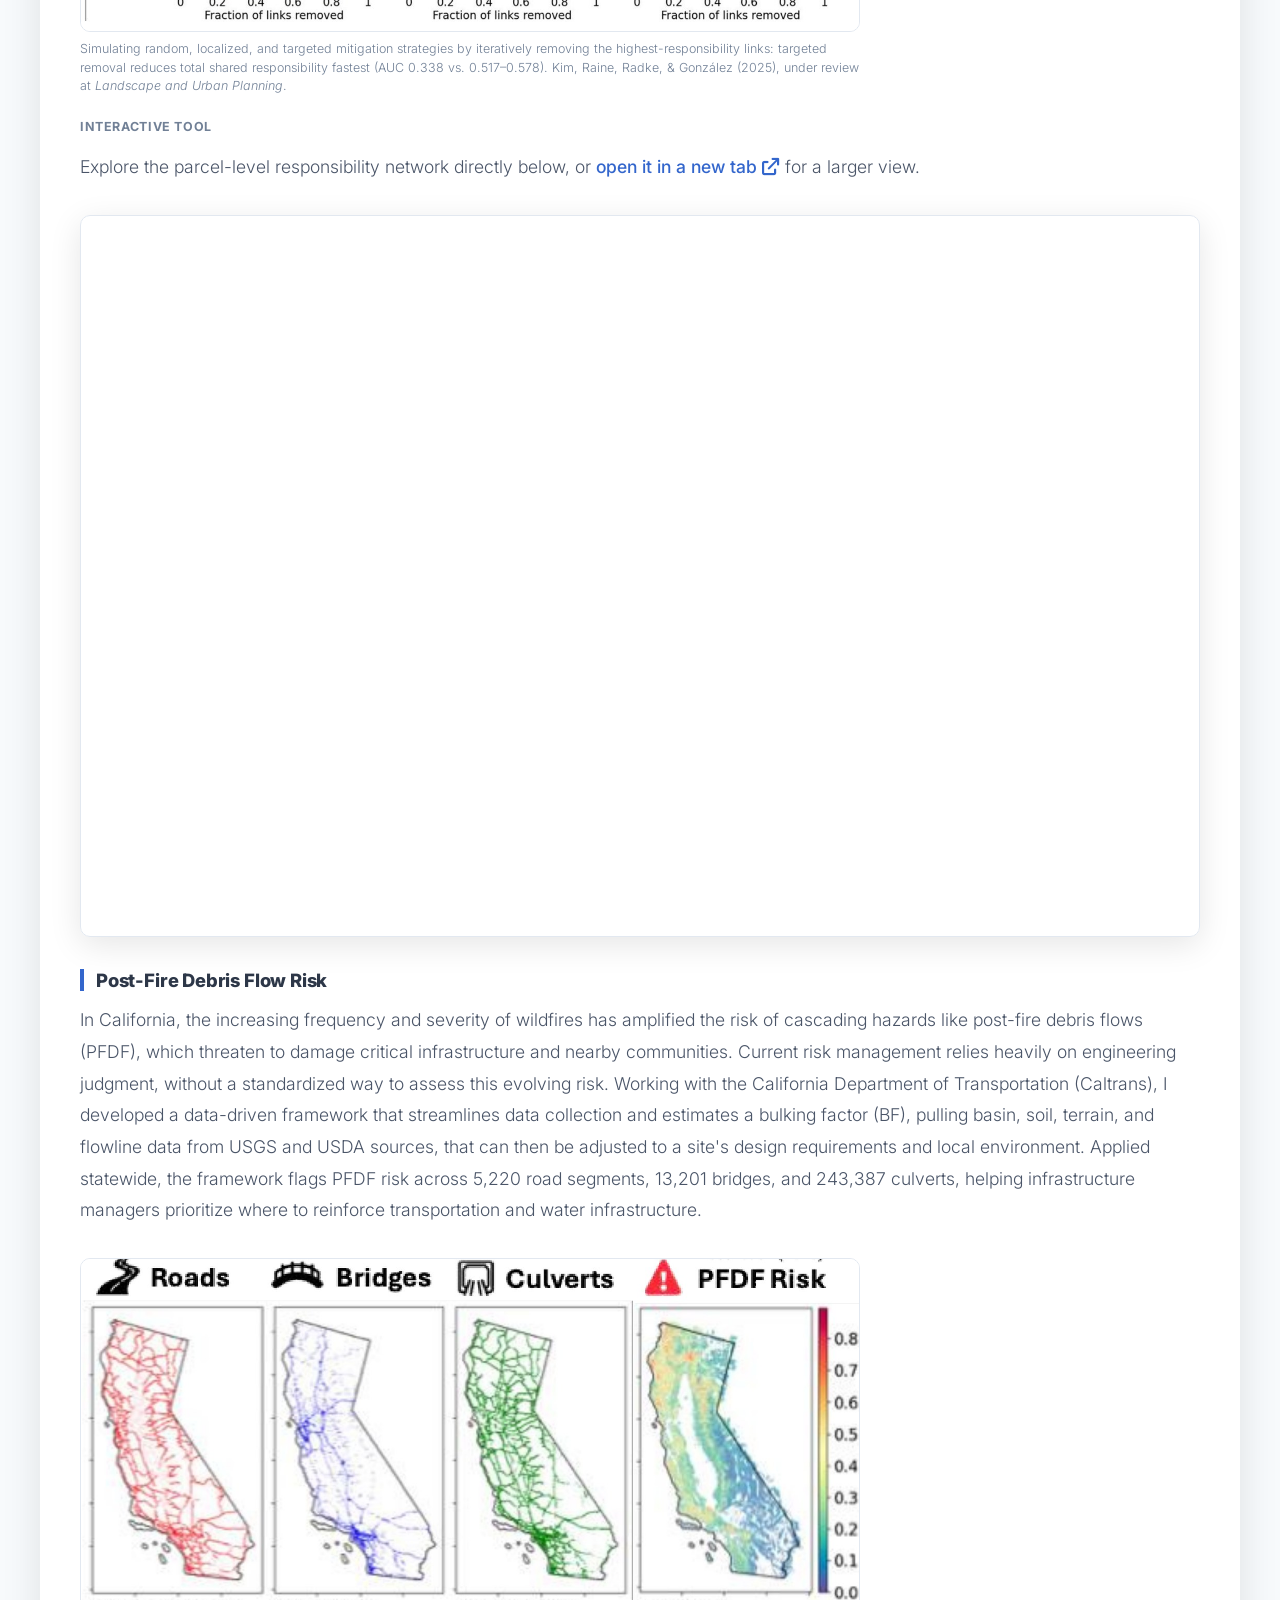
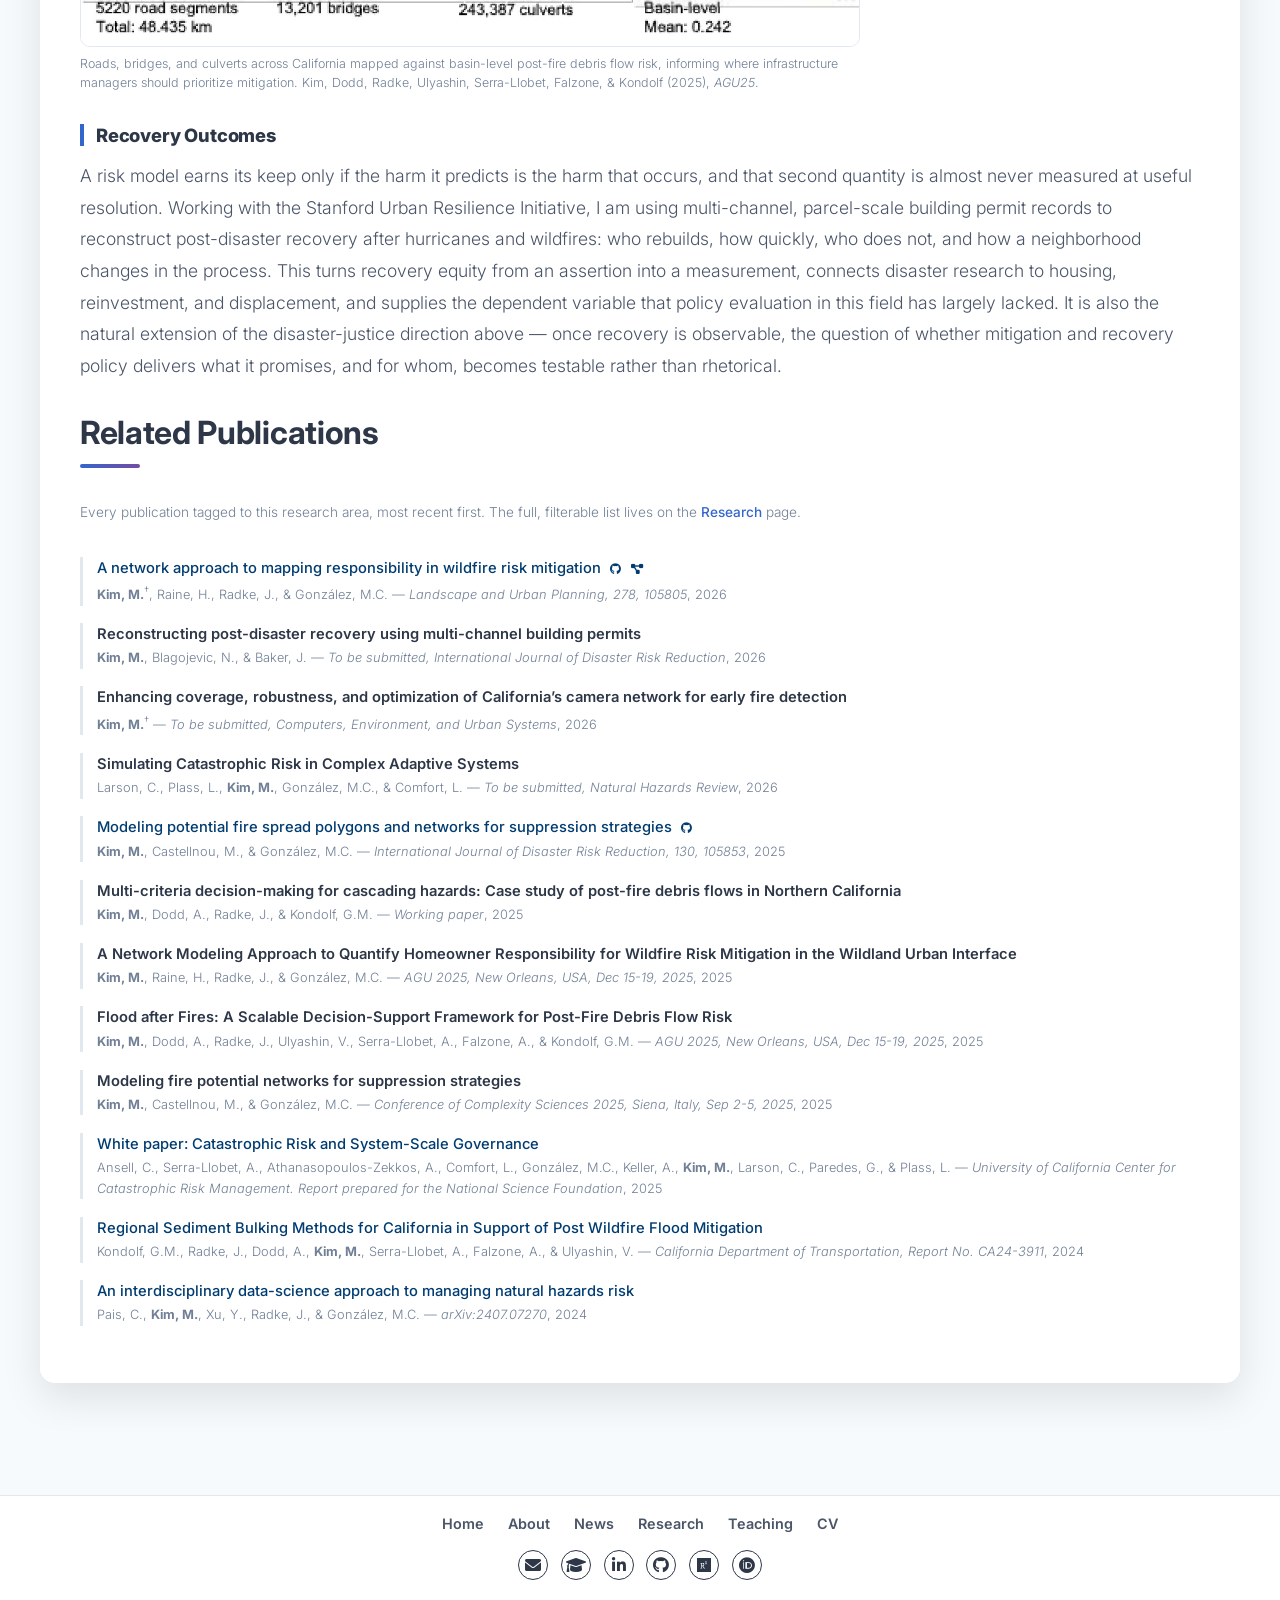
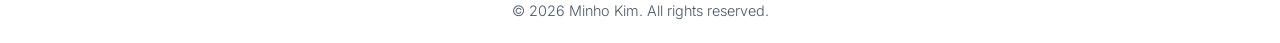
<file: research-networks.html>
<!DOCTYPE html>
<html lang="en">
<head>
    <meta charset="UTF-8">
    <meta name="viewport" content="width=device-width, initial-scale=1.0">
    <title>Disaster Risk and Resilience - Minho Kim</title>
    <link rel="stylesheet" href="https://cdnjs.cloudflare.com/ajax/libs/font-awesome/6.0.0/css/all.min.css">
    <link rel="stylesheet" href="styles.css">
</head>
<body>
<body>
  <!-- Header -->
  <header class="header">
    <div class="container nav-container">
      <a href="index.html" class="logo">Minho Kim</a>

      <nav>
        <ul class="nav-menu" id="nav-menu">
          <li><a href="index.html" class="nav-link active">Home</a></li>
          <li><a href="about.html" class="nav-link">About</a></li>
          <li><a href="news.html" class="nav-link">News</a></li>
          <li><a href="research.html" class="nav-link">Research</a></li>
          <li><a href="teaching.html" class="nav-link">Teaching</a></li>
          <li><a href="resources/cv_recent.pdf" class="nav-link">CV</a></li>
        </ul>
      </nav>

      <!-- Mobile Hamburger Menu -->
      <button class="mobile-menu-toggle" id="mobile-menu-toggle" aria-label="Toggle navigation menu">
        <span></span>
        <span></span>
        <span></span>
      </button>
    </div>
  </header>

    <!-- Main Content -->
    <main class="main-content">
        <div class="container">
            <div class="content-card">
                <div class="area-detail-topbar">
                    <a href="index.html" class="area-detail-back"><i class="fas fa-arrow-left"></i> Back to Home</a>
                    <div class="area-nav-icons">
                        <span class="area-nav-label">Navigate:</span>
                        <a href="research-modeling.html" class="area-nav-icon area-nav-icon-modeling" title="Computational Modeling"><i class="fas fa-fire"></i></a>
                        <a href="research-networks.html" class="area-nav-icon active area-nav-icon-networks" title="Disaster Risk and Resilience"><i class="fas fa-diagram-project"></i></a>
                        <a href="research-geospatial.html" class="area-nav-icon area-nav-icon-geospatial" title="Geospatial Data Science"><i class="fas fa-satellite-dish"></i></a>
                    </div>
                </div>

                <div class="area-detail-heading" style="align-items: center;">
                    <div class="home-area-icon home-area-icon-networks" style="width: 56px; height: 56px; font-size: 1.4rem; margin-bottom: 0;"><i class="fas fa-diagram-project"></i></div>
                    <h1>Disaster Risk and Resilience</h1>
                </div>

                <h2 class="section-title" style="margin-top: 1.5rem;">Overview</h2>
                <p class="hero-description mobile-collapse">
                    Risk is a systems property. Fire spreads across heterogeneous landscapes and infrastructure fails through dependencies, and neither respects the property lines and jurisdictions we actually manage risk by. Borrowing from complex systems and network science, this area is where I re-represent those conventional units &mdash; parcels, management zones, lifelines &mdash; as <strong>networks whose edges are derived from the hazard process itself</strong>, and then ask what follows: where suppression pays off, who is responsible for risk that is physically shared, how failure cascades between systems, and whether the interventions we chose actually worked. This is where my most distinctive contribution sits, and it is what connects the other two: <a href="research-modeling.html">Computational Modeling</a> supplies the process that defines the edges, and <a href="research-geospatial.html">Geospatial Data Science</a> supplies the observations at the resolution the nodes require.
                </p>

                <h2 class="section-title" style="margin-top: 2rem;">My Work</h2>

<h3 class="area-subheading">Spatial Networks for Fire Spread</h3>
                <p class="hero-description mobile-collapse">
                    Fire potential polygons, the spatial units fire managers use to plan suppression, are typically drawn manually by analysts: tedious, expertise-intensive, and prone to bias. I developed an automatic method that adapts hydrological basin-delineation techniques to fire spread simulations, treating fire spread time like a &ldquo;reversed basin&rdquo; (water flows from high elevation to low elevation; fire spreads from low time-since-ignition to high) to segment a landscape into fire potential polygons.
                </p>
                <figure class="panel-figure" style="max-width: 900px;">
                    <img src="images/hydrology-fpp-method.jpg" alt="Method diagram showing elapsed time, spread direction, cumulative fire spread cells, and resulting fire potential polygons">
                    <figcaption>Hydrology-inspired fire potential polygons: fire spread time is processed like basin flow accumulation (D8 algorithm) to derive spread direction and cumulative spread cells, from which watershed-like polygons (FPP) are delineated. Kim, Castellnou, &amp; Gonz&aacute;lez (2025), <em>International Journal of Disaster Risk Reduction</em>, 130, 105853.</figcaption>
                </figure>
                <p class="hero-description mobile-collapse">
                    These polygons are connected into a spatial network weighted by penetration rate of spread, a novel metric that captures how fire is expected to move between them, used to identify critical fire pathways and suppression opportunities. I tested this method in the field during two major wildfires in Catalonia, Spain (2024 fire season) with the Catalan Fire Service: in the wind-driven Ciutadilla fire, the resulting high-risk polygons and fire pathways closely matched real suppression actions taken on the ground, and in the Vilanova de Mei&agrave; fire, simulated scenarios showed that proactive tactics and prescribed burns significantly delayed fire progression, while reactive tactics provided minimal benefit. This automates a process fire analysts have historically drawn by hand, and helps fire managers shift toward more proactive, risk-informed suppression decisions.
                </p>
                <figure class="panel-figure" style="max-width: 900px;">
                    <img src="images/ciutadilla-network.jpg" alt="Fire potential network for the Ciutadilla fire alongside real field photos of prescribed burns and suppression tactics with the Catalan Fire Service">
                    <figcaption>The Ciutadilla fire's potential network (nodes colored by elapsed time), with real suppression tactics mapped onto the pathways they targeted: a fastest-spreading path met with prescribed burn, aerial retardant slowing westward spread, and tractors plowing fire breaks to protect the worst-case direction. Kim, Castellnou, &amp; Gonz&aacute;lez (2025), <em>International Journal of Disaster Risk Reduction</em>, 130, 105853.</figcaption>
                </figure>
<h3 class="area-subheading">Homeowner Spatial Responsibility</h3>
                <p class="hero-description mobile-collapse">
                    For high-risk communities in the Wildland Urban Interface (WUI), &ldquo;defensible space&rdquo; is a policy that requires homeowners to clear flammable hazards within a set buffer distance around their home. But as WUI communities grow denser, those buffers overlap: a hazard on one property can expose a neighbor to risk, often without anyone realizing who is actually responsible for mitigating it. To address this, I developed three spatial metrics, Personal, Shared, and Owed Responsibility, that quantify how much wildfire risk a homeowner carries alone versus shares with or owes to their neighbors, and used them to build directed spatial responsibility networks across a real WUI neighborhood.
                </p>
                <figure class="panel-figure" style="max-width: 900px;">
                    <img src="images/responsibility-concept.jpg" alt="Diagram showing Personal, Shared, and Owed Responsibility as overlapping defensible-space buffers between neighboring homes">
                    <figcaption>Rethinking defensible space as overlapping buffers between neighbors: Personal Responsibility (a homeowner's own buffer), Shared Responsibility (buffers that overlap with one neighbor), and Owed Responsibility (risk passed along a chain of neighbors). Kim, Raine, Radke, &amp; Gonz&aacute;lez (2025), under review at <em>Landscape and Urban Planning</em>.</figcaption>
                </figure>
                <p class="hero-description mobile-collapse">
                    Shared-responsibility networks tend to form small sub-networks, while owed-responsibility networks concentrate into high-risk clusters, information that helps flag which properties and neighbor groups carry outsized risk. Simulating random, localized, and targeted mitigation scenarios by iteratively removing the highest-responsibility links showed that a targeted strategy reduces total neighborhood risk fastest and fragments the network into smaller, more manageable pieces. Looking ahead, my research is extending toward disaster justice, adopting an environmental justice lens to assess how wildfire risk is disproportionately distributed across socially vulnerable communities, and to identify the barriers, such as evacuation potential, accessibility, and adaptive capacity, that amplify it.
                </p>
                <figure class="panel-figure" style="max-width: 780px;">
                    <img src="images/responsibility-dismantling.jpg" alt="Comparison of random, localized, and targeted network dismantling strategies for wildfire risk mitigation, showing targeted removal reduces total responsibility fastest">
                    <figcaption>Simulating random, localized, and targeted mitigation strategies by iteratively removing the highest-responsibility links: targeted removal reduces total shared responsibility fastest (AUC 0.338 vs. 0.517&ndash;0.578). Kim, Raine, Radke, &amp; Gonz&aacute;lez (2025), under review at <em>Landscape and Urban Planning</em>.</figcaption>
                </figure>

                <h3 class="feedback-subheading">Interactive Tool</h3>
                <p class="hero-description">
                    Explore the parcel-level responsibility network directly below, or <a href="https://minhokim93.github.io/spatial-responsibility/" target="_blank" rel="noopener">open it in a new tab <i class="fas fa-arrow-up-right-from-square"></i></a> for a larger view.
                </p>
                <div class="panel-iframe-wrap">
                    <iframe class="panel-iframe" src="https://minhokim93.github.io/spatial-responsibility/" title="Spatial Responsibility in Wildfire Risk Mitigation, interactive viewer" loading="lazy"></iframe>
                </div>
<h3 class="area-subheading">Post-Fire Debris Flow Risk</h3>
                <p class="hero-description mobile-collapse">
                    In California, the increasing frequency and severity of wildfires has amplified the risk of cascading hazards like post-fire debris flows (PFDF), which threaten to damage critical infrastructure and nearby communities. Current risk management relies heavily on engineering judgment, without a standardized way to assess this evolving risk. Working with the California Department of Transportation (Caltrans), I developed a data-driven framework that streamlines data collection and estimates a bulking factor (BF), pulling basin, soil, terrain, and flowline data from USGS and USDA sources, that can then be adjusted to a site's design requirements and local environment. Applied statewide, the framework flags PFDF risk across 5,220 road segments, 13,201 bridges, and 243,387 culverts, helping infrastructure managers prioritize where to reinforce transportation and water infrastructure.
                </p>
                <figure class="panel-figure" style="max-width: 780px;">
                    <img src="images/pfdf-risk-maps.jpg" alt="Maps of California showing roads, bridges, culverts, and post-fire debris flow risk">
                    <figcaption>Roads, bridges, and culverts across California mapped against basin-level post-fire debris flow risk, informing where infrastructure managers should prioritize mitigation. Kim, Dodd, Radke, Ulyashin, Serra-Llobet, Falzone, &amp; Kondolf (2025), <em>AGU25</em>.</figcaption>
                </figure>

                <h3 class="area-subheading">Recovery Outcomes</h3>
                <p class="hero-description mobile-collapse">
                    A risk model earns its keep only if the harm it predicts is the harm that occurs, and that second quantity is almost never measured at useful resolution. Working with the Stanford Urban Resilience Initiative, I am using multi-channel, parcel-scale building permit records to reconstruct post-disaster recovery after hurricanes and wildfires: who rebuilds, how quickly, who does not, and how a neighborhood changes in the process. This turns recovery equity from an assertion into a measurement, connects disaster research to housing, reinvestment, and displacement, and supplies the dependent variable that policy evaluation in this field has largely lacked. It is also the natural extension of the disaster-justice direction above &mdash; once recovery is observable, the question of whether mitigation and recovery policy delivers what it promises, and for whom, becomes testable rather than rhetorical.
                </p>

                <h2 class="section-title" style="margin-top: 2rem;">Related Publications</h2>
                <p class="hero-description" style="font-size: 0.85rem; color: var(--text-muted);">
                    Every publication tagged to this research area, most recent first. The full, filterable list lives on the <a href="research.html#publications">Research</a> page.
                </p>
                <div id="areaPubs"></div>
            </div>
        </div>
    </main>

    <!-- Footer -->
    <footer class="site-footer">
        <div class="container footer-inner">
          <nav class="footer-nav">
            <a href="index.html" class="footer-nav-link">Home</a>
            <a href="about.html" class="footer-nav-link">About</a>
            <a href="news.html" class="footer-nav-link">News</a>
            <a href="research.html" class="footer-nav-link">Research</a>
            <a href="teaching.html" class="footer-nav-link">Teaching</a>
            <a href="resources/cv_recent.pdf" class="footer-nav-link">CV</a>
          </nav>
          <div class="social-icons footer-social-icons">
            <a href="mailto:minhok@stanford.edu" class="social-icon" title="Email"><i class="fas fa-envelope"></i></a>
            <a href="https://scholar.google.com/citations?user=VRVL4TYAAAAJ&hl=en" class="social-icon" title="Google Scholar"><i class="fas fa-graduation-cap"></i></a>
            <a href="https://www.linkedin.com/in/minhokim93/" class="social-icon" title="LinkedIn"><i class="fab fa-linkedin-in"></i></a>
            <a href="https://github.com/minhokim93" class="social-icon" title="Github"><i class="fab fa-github"></i></a>
            <a href="https://www.researchgate.net/profile/Minho_Kim21" class="social-icon" title="ResearchGate"><i class="fab fa-researchgate"></i></a>
            <a href="https://orcid.org/0000-0002-9504-5935" class="social-icon" title="ORCID"><i class="fab fa-orcid"></i></a>
          </div>
          <p>&copy; <span id="year"></span> Minho Kim. All rights reserved.</p>
        </div>
      </footer>

    <script>
      document.getElementById('year').textContent = new Date().getFullYear();
    </script>
    <script src="data/publications.js"></script>
    <script src="js/publications-render.js"></script>
    <script>
      document.addEventListener('DOMContentLoaded', () => {
        // Driven by the `areas` field in data/publications.js -- adding a
        // publication with areas: ['networks'] is enough, nothing here to edit.
        renderPubListByArea('#areaPubs', 'networks');
      });
    </script>
    <script src="script.js"></script>
</body>
</html>
</file>
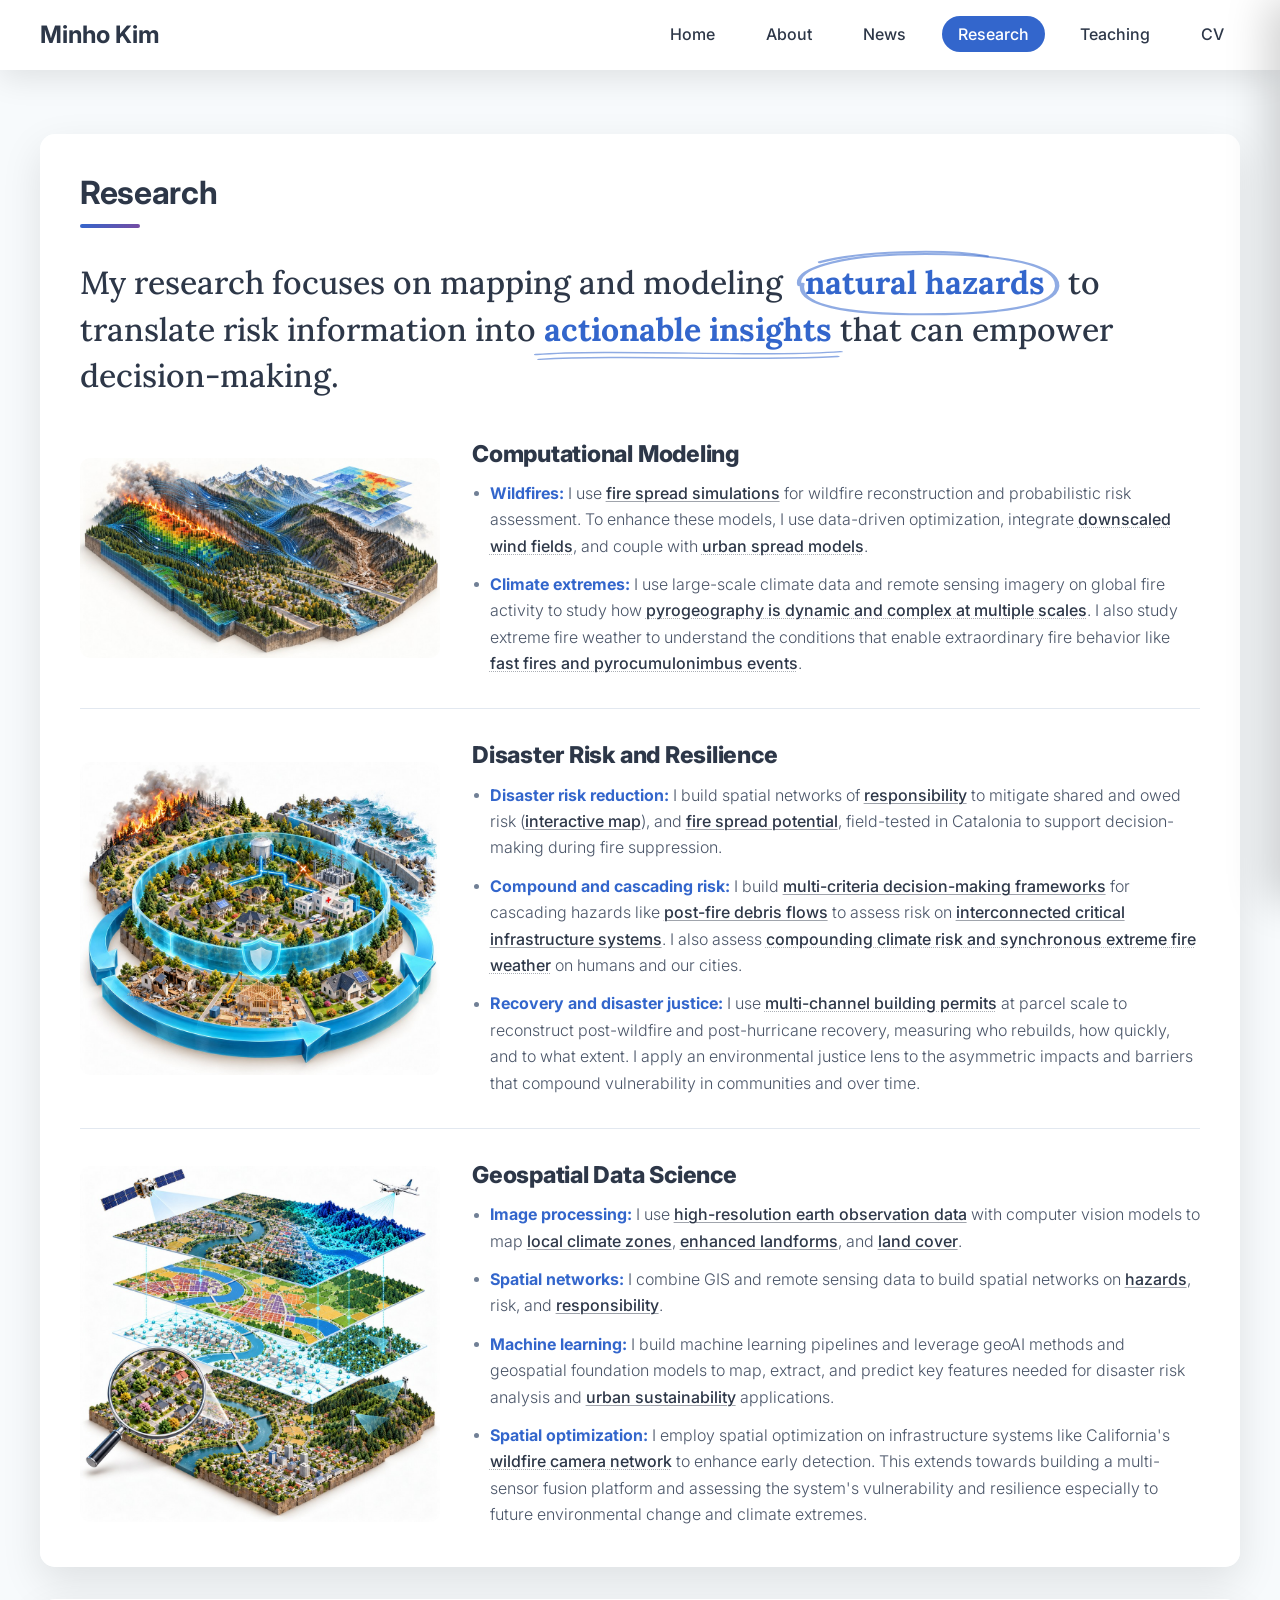
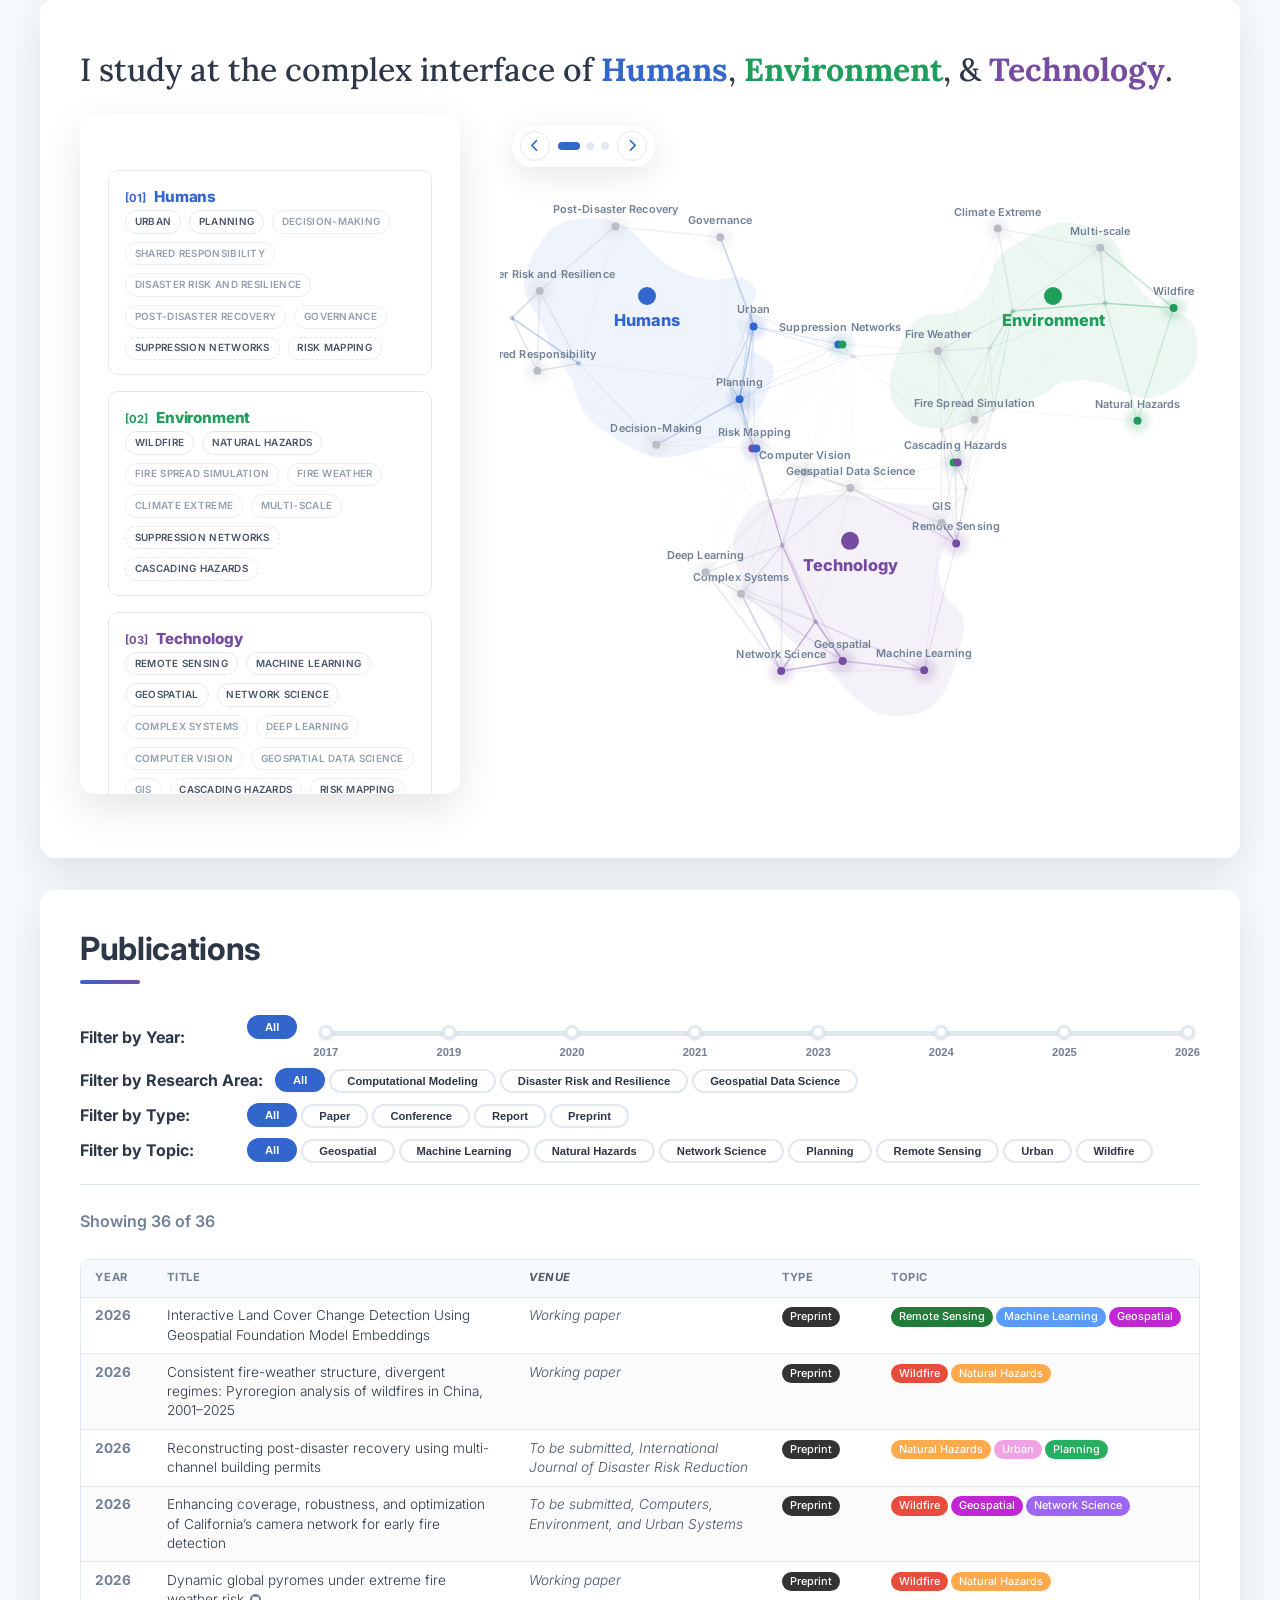
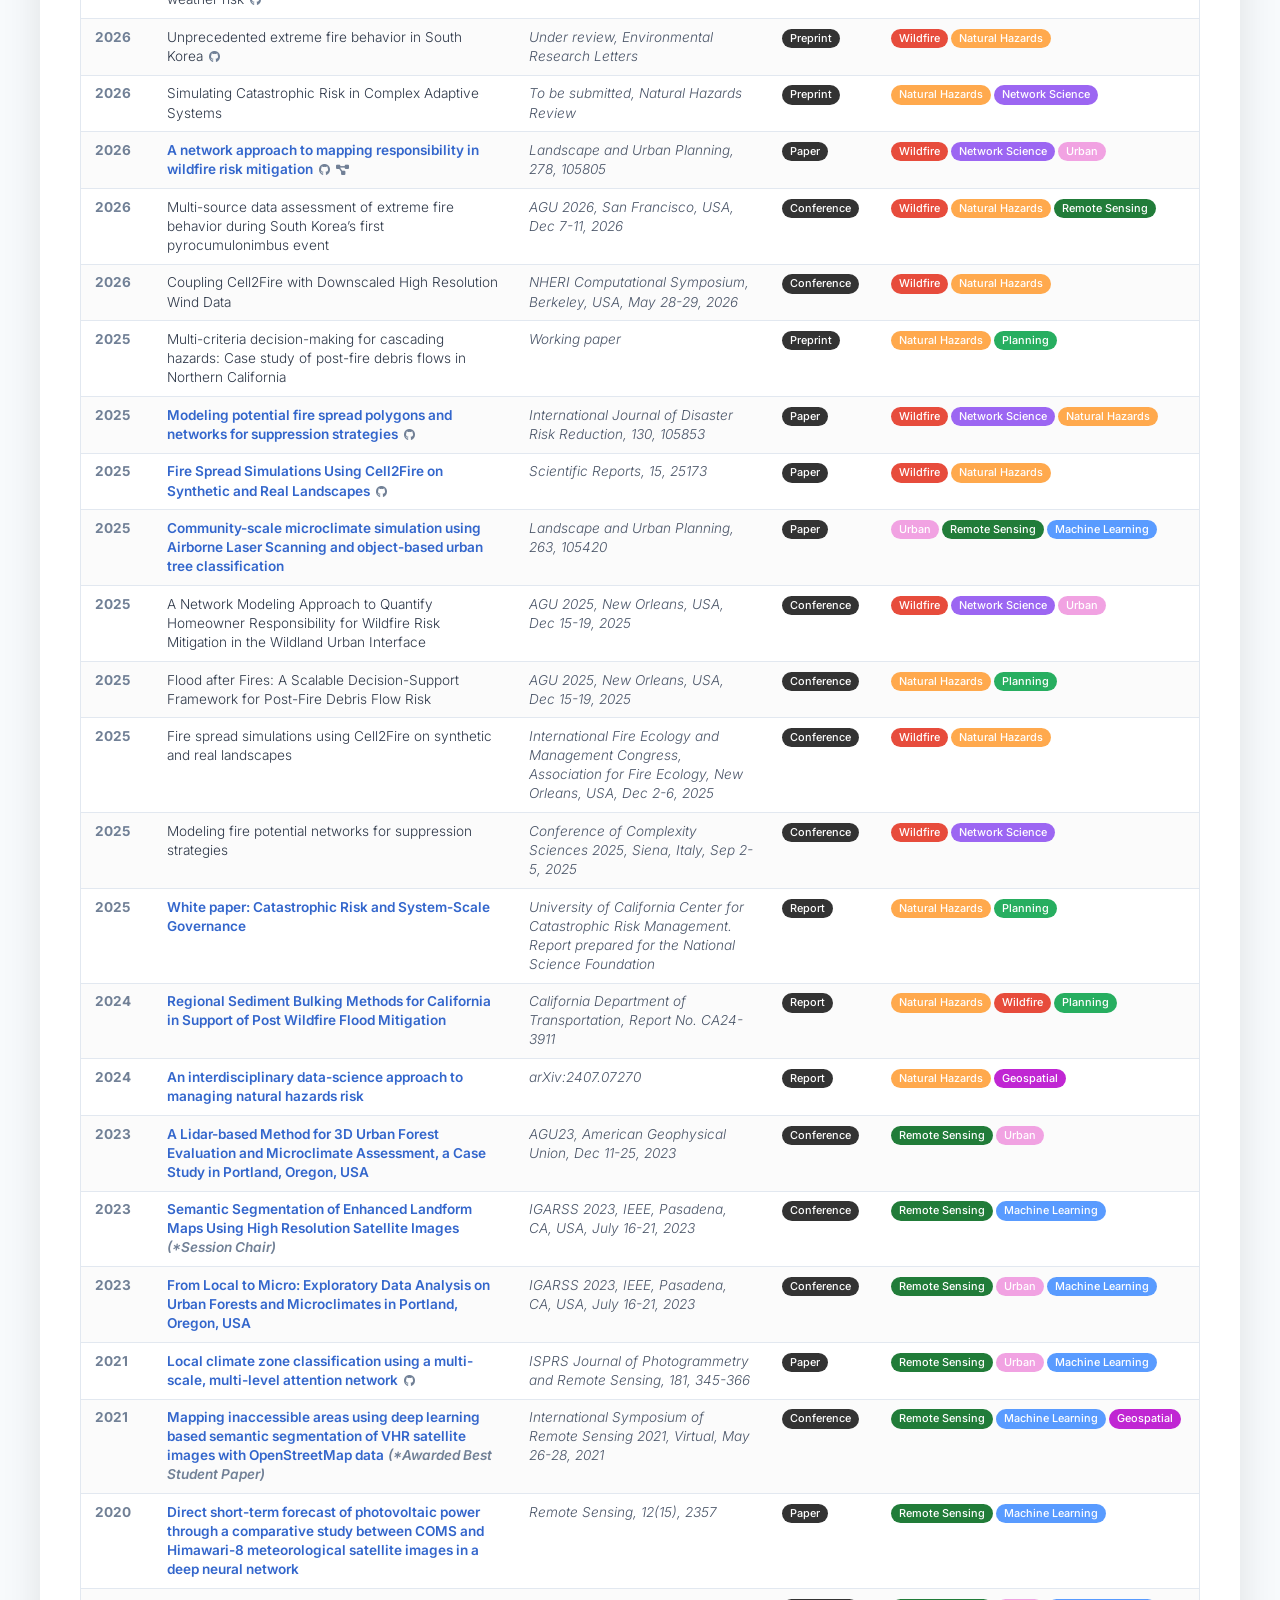
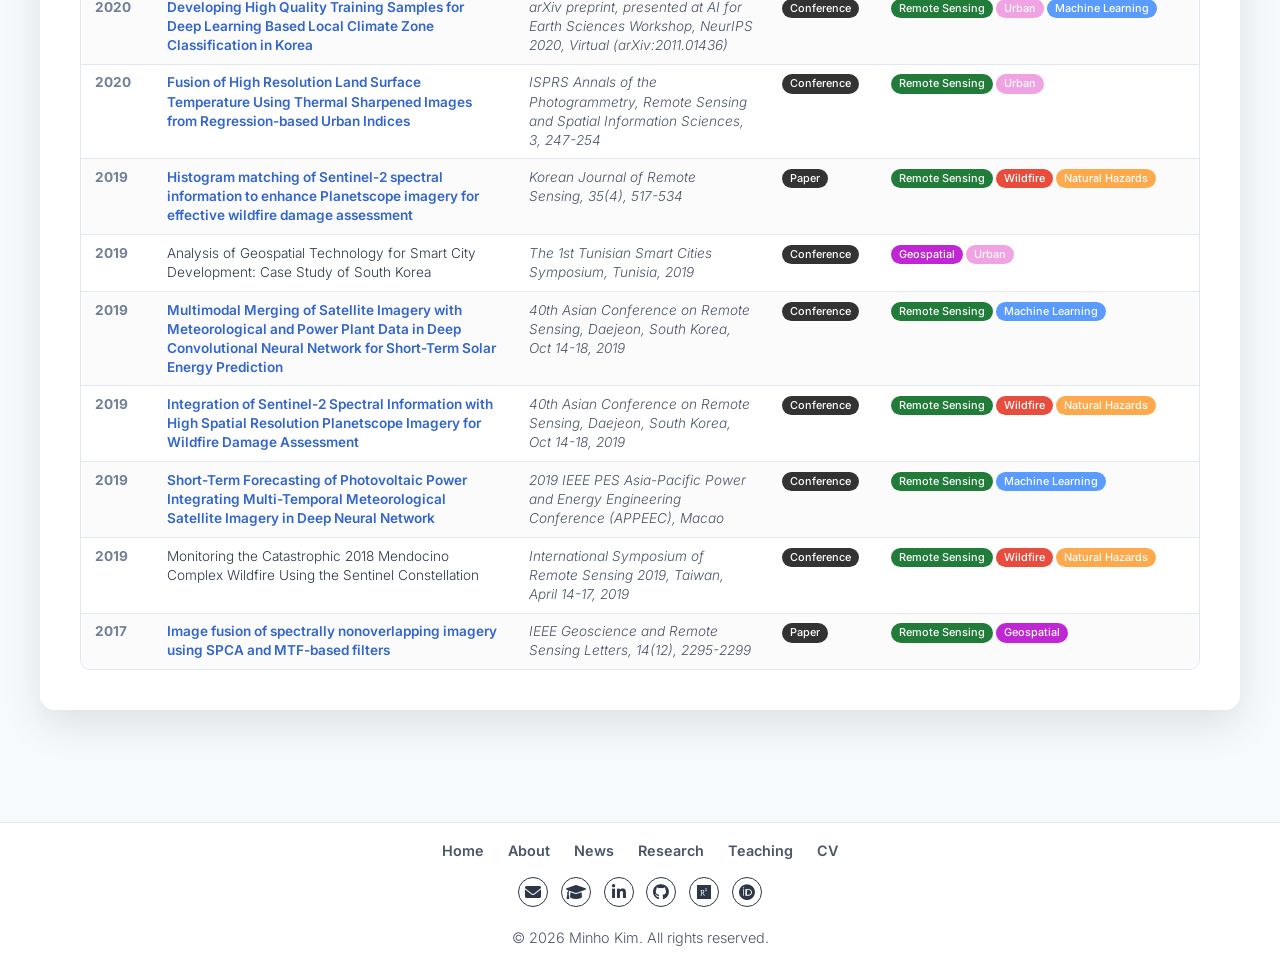
<file: research.html>
<!DOCTYPE html>
<html lang="en">

<head>
  <meta charset="UTF-8" />
  <meta name="viewport" content="width=device-width, initial-scale=1.0" />
  <title>Research - Minho Kim</title>
  <link rel="stylesheet" href="https://cdnjs.cloudflare.com/ajax/libs/font-awesome/6.0.0/css/all.min.css" />
  <link rel="stylesheet" href="styles.css" />
</head>

<body>
  <!-- Header -->
  <header class="header">
    <div class="container nav-container">
      <a href="index.html" class="logo">Minho Kim</a>

      <nav>
        <ul class="nav-menu" id="nav-menu">
          <li><a href="index.html" class="nav-link">Home</a></li>
          <li><a href="about.html" class="nav-link">About</a></li>
          <li><a href="news.html" class="nav-link">News</a></li>
          <li><a href="research.html" class="nav-link active">Research</a></li>
          <li><a href="teaching.html" class="nav-link">Teaching</a></li>
          <li><a href="resources/cv_recent.pdf" class="nav-link">CV</a></li>
        </ul>
      </nav>

      <!-- Mobile Hamburger Menu -->
      <button class="mobile-menu-toggle" id="mobile-menu-toggle" aria-label="Toggle navigation menu">
        <span></span>
        <span></span>
        <span></span>
      </button>
    </div>
  </header>


  <!-- Main -->
  <main class="main-content">
    <div class="container">

      <div class="content-card">
        <h2 class="section-title">Research</h2>

        <p class="lede-text lede-tight">
          My research focuses on mapping and modeling
          <span class="annotate" style="--annotate-delay: 0.3s">
            <span class="lede-hl">natural hazards</span>
            <svg class="annotate-mark annotate-mark-circle" viewBox="0 0 200 100" preserveAspectRatio="none"
              aria-hidden="true">
              <path d="M14,52 C10,24 48,6 100,6 C155,6 191,22 190,54 C189,84 148,95 99,95 C46,95 12,82 16,50" />
              <path d="M28,18 C55,2 112,-2 142,9" />
            </svg>
          </span>
          to translate risk information into
          <span class="annotate" style="--annotate-delay: 0.9s">
            <span class="lede-hl">actionable insights</span>
            <svg class="annotate-mark annotate-mark-underline" viewBox="0 0 200 40" preserveAspectRatio="none"
              aria-hidden="true">
              <path d="M4,22 C50,10 150,28 196,16" />
              <path d="M6,32 C60,22 140,36 194,26" />
            </svg>
          </span> that can empower decision-making.
        </p>
        <section class="ra-block ra-block-modeling" id="area-modeling">
          <div class="ra-main">
            <div class="ra-figure">
              <img src="images/preview_research_area1.jpg"
                alt="Isometric illustration of a wildfire spreading across forested terrain, with downscaled wind fields and modeled hazard layers above it and a post-fire debris flow reaching a road below"
                loading="lazy">
            </div>
            <div class="ra-body">
              <h3>Computational Modeling</h3>
              <ul class="ra-points">
                <li><strong>Wildfires:</strong> I use <a href="https://doi.org/10.1038/s41598-025-05706-6"
                    target="_blank" rel="noopener">fire spread simulations</a> for wildfire reconstruction and
                  probabilistic risk assessment.
                  To enhance these models, I use data-driven optimization, integrate <span class="ra-wp">downscaled wind
                    fields</span>, and couple
                  with <span class="ra-wp">urban spread models</span>.</li>
                <!-- <li><strong>Compound and cascading hazards:</strong> I build multi-criteria decision-making frameworks
                  for compound and cascading hazards like <a
                    href="https://dot.ca.gov/-/media/dot-media/programs/research-innovation-system-information/documents/final-reports/ca24-3911-final-report-regional-sediment-bulking-methods-a11y.pdf"
                    target="_blank" rel="noopener">post-fire debris flows</a> and extreme fire weather risk to humans.
                </li> -->
                <li><strong>Climate extremes:</strong> I use large-scale climate data and remote sensing imagery on
                  global fire activity to study how <span class="ra-wp">pyrogeography is dynamic and complex at multiple
                    scales</span>. I also
                  study extreme fire weather to understand the conditions that enable extraordinary fire behavior like
                  <span class="ra-wp">fast fires and pyrocumulonimbus events</span>.
                </li>
              </ul>
              <!-- At the global scale, dynamic pyromes defined by fire weather structure let me ask when a regime shifts, as it did across China&rsquo;s 2001&ndash;2025 record and in South Korea&rsquo;s first documented pyrocumulonimbus event. -->
            </div>
          </div>
        </section>
        <section class="ra-block ra-block-networks" id="area-networks">
          <div class="ra-main">
            <div class="ra-figure">
              <img src="images/preview_research_area2.jpg"
                alt="Isometric illustration of the disaster cycle around a community: wildfire at the wildland urban interface, protected infrastructure, damaged homes, and rebuilding"
                loading="lazy">
            </div>
            <div class="ra-body">
              <h3>Disaster Risk and Resilience</h3>
              <ul class="ra-points">
                <li><strong>Disaster risk reduction:</strong> I build spatial networks of <a
                    href="https://doi.org/10.1016/j.landurbplan.2026.105805" target="_blank" rel="noopener">
                    responsibility</a> to mitigate shared and owed risk (<a
                    href="https://minhokim93.github.io/spatial-responsibility/" target="_blank"
                    rel="noopener">interactive map</a>), and <a href="https://doi.org/10.1016/j.ijdrr.2025.105853"
                    target="_blank" rel="noopener">fire spread potential</a>,
                  field-tested in Catalonia to support decision-making during fire suppression.</li>
                <li><strong>Compound and cascading risk:</strong> I build <a href="https://arxiv.org/abs/2407.07270"
                    target="_blank" rel="noopener">multi-criteria decision-making frameworks</a>
                  for cascading hazards like <a
                    href="https://dot.ca.gov/-/media/dot-media/programs/research-innovation-system-information/documents/final-reports/ca24-3911-final-report-regional-sediment-bulking-methods-a11y.pdf"
                    target="_blank" rel="noopener">post-fire debris flows</a> to assess risk on <a
                    href="https://drive.google.com/file/d/1kt5ua7ke-G_FnAu6PsKT3IROtsGXgfNl/view" target="_blank"
                    rel="noopener">interconnected critical
                    infrastructure systems</a>. I also assess <span class="ra-wp">compounding climate risk and
                    synchronous extreme fire weather</span> on
                  humans and our cities.</li>
                <!-- <li><strong>Multi-hazard and cascading risk:</strong> Multilayer network models of <a
                    href="https://drive.google.com/file/d/1kt5ua7ke-G_FnAu6PsKT3IROtsGXgfNl/view" target="_blank"
                    rel="noopener">lifeline interdependence</a>, where loss propagating between systems exceeds direct
                  damage.</li> -->
                <li><strong>Recovery and disaster justice:</strong> I use <span class="ra-wp">multi-channel
                    building permits</span> at parcel scale to reconstruct post-wildfire and post-hurricane recovery,
                  measuring who rebuilds, how quickly, and to what extent. I apply an environmental justice lens to the
                  asymmetric impacts and barriers that compound vulnerability in communities and over time.</li>
              </ul>
            </div>
          </div>
        </section>
        <section class="ra-block ra-block-geospatial" id="area-geospatial">
          <div class="ra-main">
            <div class="ra-figure">
              <img src="images/preview_research_area3.jpg"
                alt="Isometric illustration of stacked earth observation layers over a landscape, sensed by satellite and aircraft, with a magnifier resolving fine detail"
                loading="lazy">
            </div>
            <div class="ra-body">
              <h3>Geospatial Data Science</h3>
              <ul class="ra-points">
                <li><strong>Image processing:</strong> I use <a href="https://doi.org/10.1109/LGRS.2017.2762427"
                    target="_blank" rel="noopener">high-resolution earth observation data</a> with computer vision
                  models to map <a href="https://doi.org/10.1016/j.isprsjprs.2021.09.015" target="_blank"
                    rel="noopener">local climate zones</a>, <a href="https://doi.org/10.1109/IGARSS52108.2023.10282737"
                    target="_blank" rel="noopener">enhanced landforms</a>, and <a
                    href="https://www.researchgate.net/profile/Minho-Kim-23/publication/354176367_Mapping_Inaccessible_Areas_Using_Deep_Learning_Based_Semantic_Segmentation_of_VHR_Satellite_Images_with_OpenStreetMap_Data"
                    target="_blank" rel="noopener">land cover</a>.</li>
                <li><strong>Spatial networks:</strong> I combine GIS and remote sensing data to build spatial networks
                  on <a href="https://doi.org/10.1016/j.ijdrr.2025.105853" target="_blank" rel="noopener">hazards</a>,
                  risk, and <a href="https://doi.org/10.1016/j.landurbplan.2026.105805" target="_blank"
                    rel="noopener">responsibility</a>.</li>
                <li><strong>Machine learning:</strong> I build machine learning pipelines and leverage geoAI methods and
                  geospatial
                  foundation models to map, extract, and predict key features needed for disaster risk analysis and
                  <a href="https://doi.org/10.1016/j.landurbplan.2025.105420" target="_blank" rel="noopener">urban
                    sustainability</a> applications.
                </li>
                <li><strong>Spatial optimization:</strong> I employ spatial optimization on infrastructure systems
                  like California's <span class="ra-wp">wildfire camera network</span> to enhance
                  early detection. This extends towards building a multi-sensor fusion platform and assessing the
                  system's vulnerability and resilience especially to future environmental change and climate extremes.
                </li>
              </ul>
            </div>
          </div>
        </section>

      </div>

      <!-- The Humans / Environment / Technology diagram is a different axis from
           the three research areas above: it shows the domains the work sits
           between, not the programs themselves. -->
      <div class="content-card" id="interface">
        <p class="lede-text lede-tight">
          I study at the complex interface of
          <span class="rp-hl rp-hl-human">Humans</span>,
          <span class="rp-hl rp-hl-environment">Environment</span>, &amp;
          <span class="rp-hl rp-hl-technology">Technology</span>.
        </p>
        <div class="research-body-row">
          <div class="research-body-text research-panel">
            <div id="researchSlideDesc"></div>
            <div class="area-list area-list-compact" id="areaList"></div>
          </div>

          <div class="research-body-diagram">
            <!-- Network view -->
            <div class="network-diagram" id="networkDiagram">
              <svg class="network-svg" id="networkSvg"></svg>
            </div>
            <img class="research-slide-img" id="researchSlideImg" alt="" style="display: none;">

            <div class="research-slide-controls">
              <button class="slide-arrow-btn" id="slidePrevBtn" aria-label="Previous"><i
                  class="fas fa-chevron-left"></i></button>
              <div class="slide-dots" id="slideDots"></div>
              <button class="slide-arrow-btn" id="slideNextBtn" aria-label="Next"><i
                  class="fas fa-chevron-right"></i></button>
            </div>
          </div>
        </div>
      </div>

      <!-- Publications (moved here from the old standalone Publications page) -->
      <div class="content-card" id="publications">
        <h2 class="section-title">Publications</h2>

        <div class="filter-controls" id="filterControls">
          <!-- Filter buttons are generated by js/publications-render.js from data/publications.js -->
        </div>

        <div class="results-info" id="resultsInfo"></div>

        <div class="pub-table-wrap">
          <table class="pub-table">
            <thead>
              <tr>
                <th class="pub-col-year">Year</th>
                <th class="pub-col-title">Title</th>
                <th class="pub-col-venue">Venue</th>
                <th class="pub-col-type">Type</th>
                <th class="pub-col-tags">Topic</th>
              </tr>
            </thead>
            <tbody id="publicationTableBody"></tbody>
          </table>
        </div>
      </div>

    </div>
  </main>

  <!-- Side detail panel -->
  <div class="side-panel-overlay" id="sidePanelOverlay"></div>
  <div class="side-panel" id="sidePanel">
    <div class="side-panel-header">
      <div>
        <span class="side-panel-number" id="panelNumber"></span>
        <h3 id="panelTitle"></h3>
      </div>
      <button class="side-panel-close" id="panelClose" aria-label="Close panel"><i class="fas fa-times"></i></button>
    </div>
    <p class="side-panel-desc" id="panelDesc"></p>
    <div id="panelFigure"></div>
    <div id="panelTry"></div>
    <div class="side-panel-label">Selected Works</div>
    <div id="panelPubs"></div>
  </div>

  <!-- Footer -->
  <footer class="site-footer">
    <div class="container footer-inner">
      <nav class="footer-nav">
        <a href="index.html" class="footer-nav-link">Home</a>
        <a href="about.html" class="footer-nav-link">About</a>
        <a href="news.html" class="footer-nav-link">News</a>
        <a href="research.html" class="footer-nav-link">Research</a>
        <a href="teaching.html" class="footer-nav-link">Teaching</a>
        <a href="resources/cv_recent.pdf" class="footer-nav-link">CV</a>
      </nav>
      <div class="social-icons footer-social-icons">
        <a href="mailto:minhok@stanford.edu" class="social-icon" title="Email"><i class="fas fa-envelope"></i></a>
        <a href="https://scholar.google.com/citations?user=VRVL4TYAAAAJ&hl=en" class="social-icon"
          title="Google Scholar"><i class="fas fa-graduation-cap"></i></a>
        <a href="https://www.linkedin.com/in/minhokim93/" class="social-icon" title="LinkedIn"><i
            class="fab fa-linkedin-in"></i></a>
        <a href="https://github.com/minhokim93" class="social-icon" title="Github"><i class="fab fa-github"></i></a>
        <a href="https://www.researchgate.net/profile/Minho_Kim21" class="social-icon" title="ResearchGate"><i
            class="fab fa-researchgate"></i></a>
        <a href="https://orcid.org/0000-0002-9504-5935" class="social-icon" title="ORCID"><i
            class="fab fa-orcid"></i></a>
      </div>
      <p>&copy; <span id="year"></span> Minho Kim. All rights reserved.</p>
    </div>
  </footer>

  <script>
    document.getElementById('year').textContent = new Date().getFullYear();
  </script>

  <script src="data/publications.js"></script>
  <script src="js/publications-render.js"></script>
  <script src="js/research-network.js"></script>
  <script>
    document.addEventListener('DOMContentLoaded', () => {
      renderPublicationTable('#publicationTableBody', '#filterControls');
    });
  </script>
  <script src="script.js"></script>

</body>

</html>
</file>
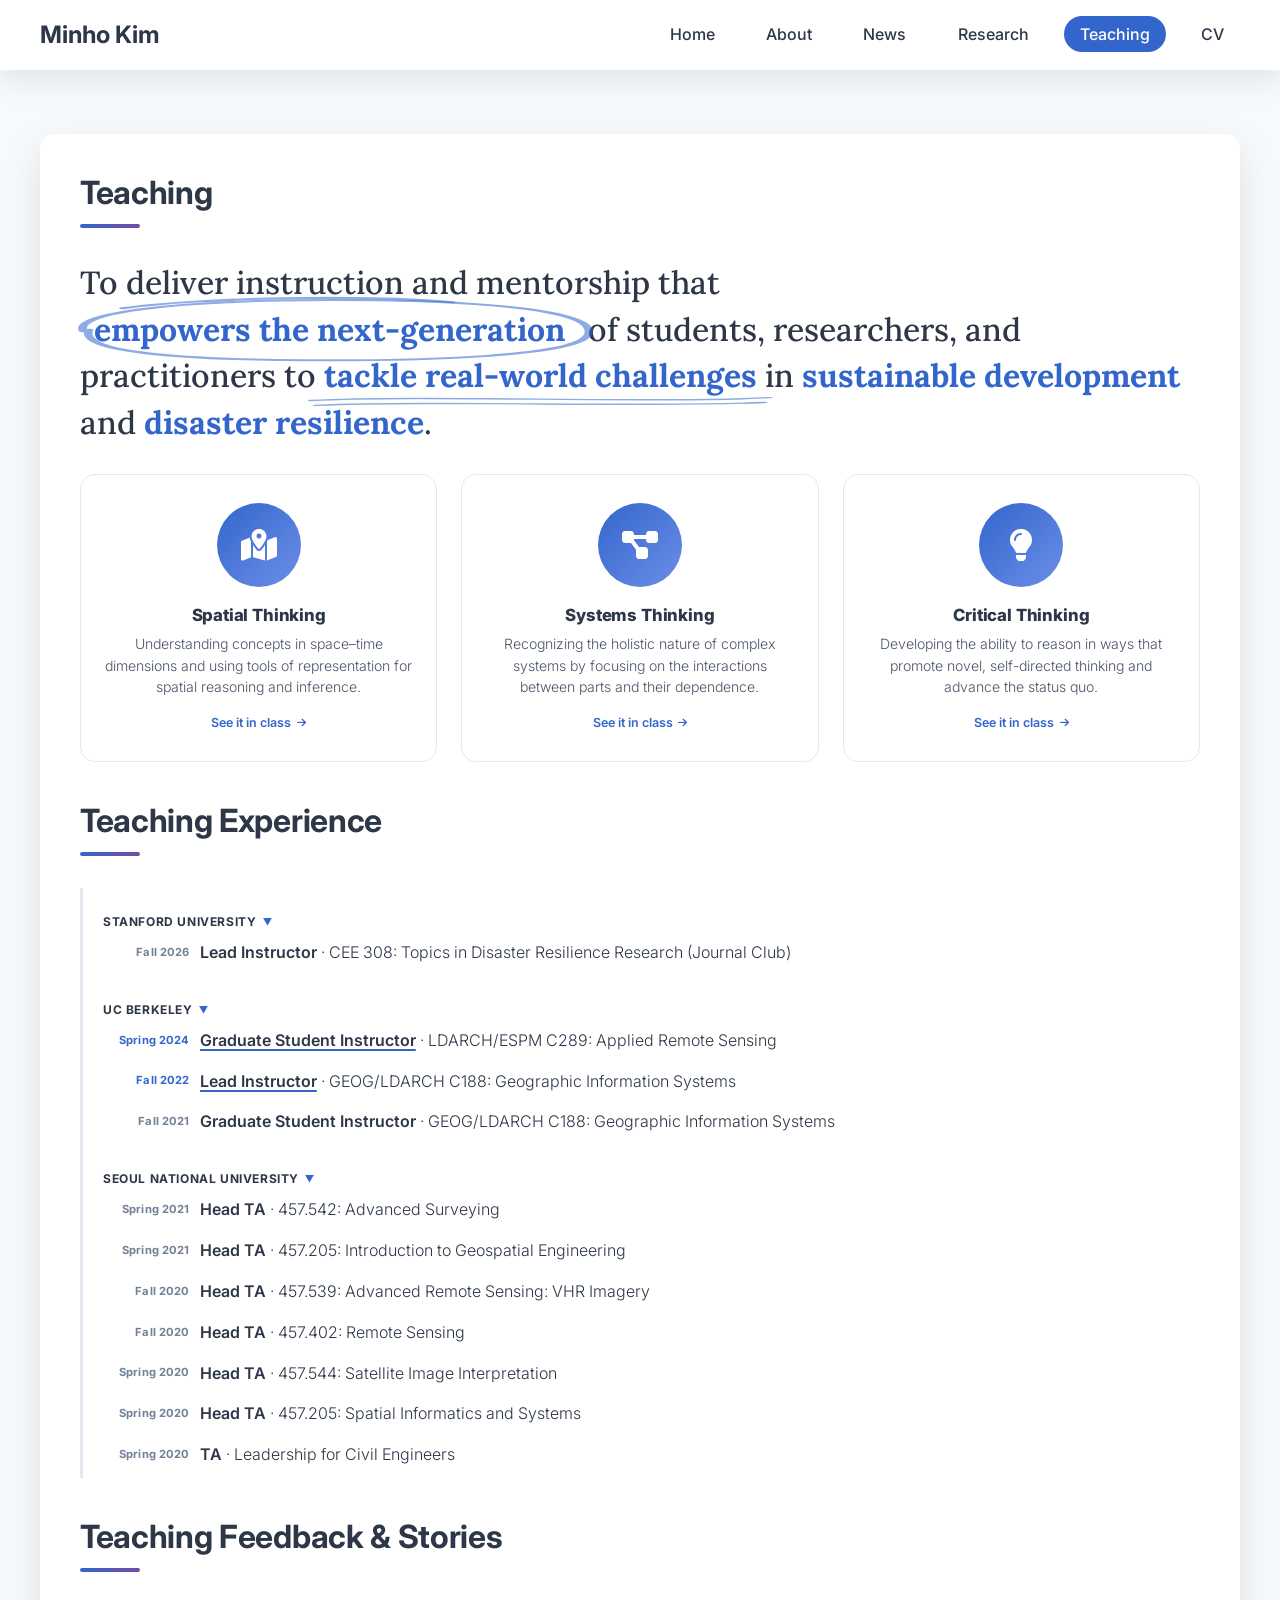
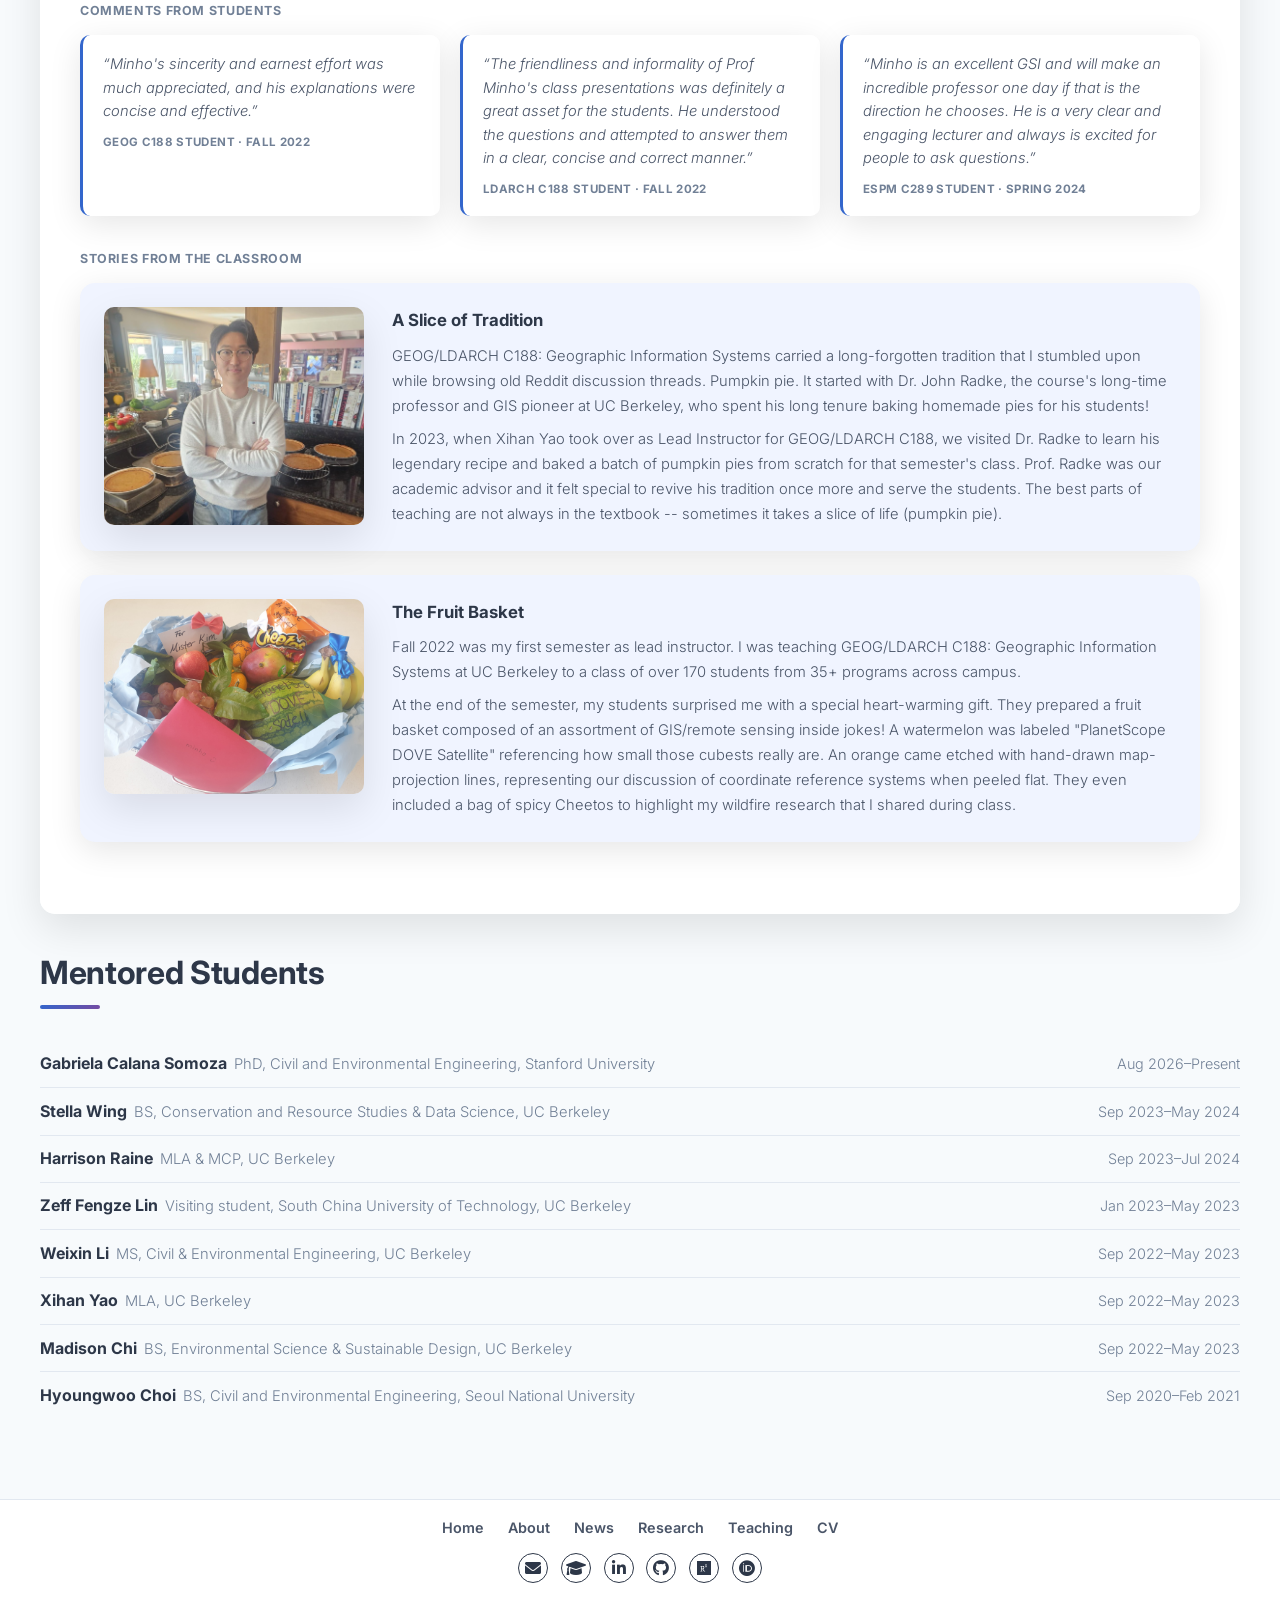
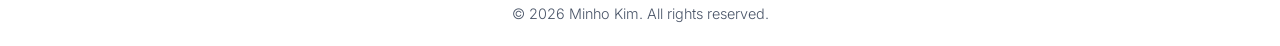
<file: teaching.html>
<!DOCTYPE html>
<html lang="en">
<head>
    <meta charset="UTF-8">
    <meta name="viewport" content="width=device-width, initial-scale=1.0">
    <title>Teaching - Minho Kim</title>
    <link rel="stylesheet" href="https://cdnjs.cloudflare.com/ajax/libs/font-awesome/6.0.0/css/all.min.css">
    <link rel="stylesheet" href="styles.css">
</head>
<body>
  <!-- Header -->
  <header class="header">
    <div class="container nav-container">
      <a href="index.html" class="logo">Minho Kim</a>

      <nav>
        <ul class="nav-menu" id="nav-menu">
          <li><a href="index.html" class="nav-link">Home</a></li>
          <li><a href="about.html" class="nav-link">About</a></li>
          <li><a href="news.html" class="nav-link">News</a></li>
          <li><a href="research.html" class="nav-link">Research</a></li>
          <li><a href="teaching.html" class="nav-link active">Teaching</a></li>
          <li><a href="resources/cv_recent.pdf" class="nav-link">CV</a></li>
        </ul>
      </nav>

      <!-- Mobile Hamburger Menu -->
      <button class="mobile-menu-toggle" id="mobile-menu-toggle" aria-label="Toggle navigation menu">
        <span></span>
        <span></span>
        <span></span>
      </button>
    </div>
  </header>


    <!-- Main Content -->
    <main class="main-content">
        <div class="container">
            <div class="content-card">

                <h2 class="section-title">Teaching</h2>
                <p class="lede-text">
                  To deliver instruction and mentorship that
                  <span class="annotate" style="--annotate-delay: 0.3s">
                    <span class="lede-hl">empowers the next-generation</span>
                    <svg class="annotate-mark annotate-mark-circle annotate-mark-circle-tight-right" viewBox="0 0 200 100" preserveAspectRatio="none" aria-hidden="true">
                      <path d="M14,52 C10,24 48,6 100,6 C155,6 191,22 190,54 C189,84 148,95 99,95 C46,95 12,82 16,50" />
                      <path d="M28,18 C55,2 112,-2 142,9" />
                    </svg>
                  </span>
                  of students, researchers, and practitioners to
                  <span class="annotate" style="--annotate-delay: 0.9s">
                    <span class="lede-hl">tackle real-world challenges</span>
                    <svg class="annotate-mark annotate-mark-underline" viewBox="0 0 200 40" preserveAspectRatio="none" aria-hidden="true">
                      <path d="M4,22 C50,10 150,28 196,16" />
                      <path d="M6,32 C60,22 140,36 194,26" />
                    </svg>
                  </span>
                  in <span class="lede-hl">sustainable development</span> and <span class="lede-hl">disaster resilience</span>.
                </p>
                <!-- Verbose teaching description hidden; the three thinking cards below carry it.
<button type="button" class="reveal-toggle-btn" onclick="toggleMobileReveal(this)">Read more <i class="fas fa-chevron-down"></i></button>
                <p class="hero-description mobile-hide-until-expanded">
                  My teaching is grounded in empowering students to uncover data-driven insights through three ways of thinking: <b>spatial, systems, and critical thinking</b>. In practice, this means building a comprehensive understanding of key concepts, mastering hands-on tools for spatial analysis and decision-making, and integrating emerging technologies into the classroom. I favor collaborative, open learning environments, emphasizing process-focused skill building through programming and geospatial tools alongside project-based learning where students apply what they've learned to real research questions with my hands-on support. I'm also committed to inclusive teaching, having worked closely with students requesting accommodations through the Disabled Students Program, and having mentored first-generation college, minority, and underrepresented students throughout my PhD.
                </p>
-->

                <!-- <p class="hero-description">
                  Click a card below to see an example of how it shows up in an actual course.
                </p> -->

                <div class="thinking-grid">
                  <div class="thinking-card" data-mode="spatial">
                    <div class="thinking-card-icon"><i class="fas fa-map-location-dot"></i></div>
                    <h3 class="thinking-card-title">Spatial Thinking</h3>
                    <p class="thinking-card-desc">Understanding concepts in space&ndash;time dimensions and using tools of representation for spatial reasoning and inference.</p>
                    <span class="thinking-card-cta">See it in class <i class="fas fa-arrow-right"></i></span>
                  </div>
                  <div class="thinking-card" data-mode="systems">
                    <div class="thinking-card-icon"><i class="fas fa-diagram-project"></i></div>
                    <h3 class="thinking-card-title">Systems Thinking</h3>
                    <p class="thinking-card-desc">Recognizing the holistic nature of complex systems by focusing on the interactions between parts and their dependence.</p>
                    <span class="thinking-card-cta">See it in class <i class="fas fa-arrow-right"></i></span>
                  </div>
                  <div class="thinking-card" data-mode="critical">
                    <div class="thinking-card-icon"><i class="fas fa-lightbulb"></i></div>
                    <h3 class="thinking-card-title">Critical Thinking</h3>
                    <p class="thinking-card-desc">Developing the ability to reason in ways that promote novel, self-directed thinking and advance the status quo.</p>
                    <span class="thinking-card-cta">See it in class <i class="fas fa-arrow-right"></i></span>
                  </div>
                </div>

                <div class="thinking-demo" id="thinkingDemo" hidden>
                  <h3 class="thinking-demo-title" id="thinkingDemoTitle"></h3>
                  <p class="thinking-demo-text" id="thinkingDemoText"></p>
                </div>

                <h2 class="section-title" style="margin-top: 2.5rem;">Teaching Experience</h2>
                <!-- <p class="hero-description">
                  Courses with a highlighted date and title have a course evaluation available.
                </p> -->

                <div class="teaching-columns">
                  <div class="vertical-timeline" id="teachingTimeline"></div>
                  <div class="field-icon-list" id="fieldIconList"></div>
                </div>

                <h2 class="section-title feedback-section-title" style="margin-top: 2.5rem;">Teaching Feedback &amp; Stories</h2>

                <h3 class="feedback-subheading">Comments from Students</h3>
                <div class="feedback-quote-grid">
                  <blockquote class="feedback-quote">
                    <p>&ldquo;Minho's sincerity and earnest effort was much appreciated, and his explanations were concise and effective.&rdquo;</p>
                    <cite>GEOG C188 student &middot; Fall 2022</cite>
                  </blockquote>
                  <blockquote class="feedback-quote">
                    <p>&ldquo;The friendliness and informality of Prof Minho's class presentations was definitely a great asset for the students. He understood the questions and attempted to answer them in a clear, concise and correct manner.&rdquo;</p>
                    <cite>LDARCH C188 student &middot; Fall 2022</cite>
                  </blockquote>
                  <blockquote class="feedback-quote">
                    <p>&ldquo;Minho is an excellent GSI and will make an incredible professor one day if that is the direction he chooses. He is a very clear and engaging lecturer and always is excited for people to ask questions.&rdquo;</p>
                    <cite>ESPM C289 student &middot; Spring 2024</cite>
                  </blockquote>
                </div>

                <h3 class="feedback-subheading">Stories from the Classroom</h3>
                <ul class="feedback-story-list">
                  <li class="feedback-story">
                    <div class="feedback-story-media">
                      <img src="images/pies.jpeg" alt="Pumpkin pies baked from scratch for the GEOG/LDARCH C188 class">
                    </div>
                    <div class="feedback-story-text">
                      <h4>A Slice of Tradition</h4>
                      <p class="mobile-collapse">GEOG/LDARCH C188: Geographic Information Systems carried a long-forgotten tradition that I stumbled upon while browsing old Reddit discussion threads. Pumpkin pie. It started with Dr. John Radke, the course's long-time professor and GIS pioneer at UC Berkeley, who spent his long tenure baking homemade pies for his students!</p>
                      <p class="mobile-collapse-partner">In 2023, when Xihan Yao took over as Lead Instructor for GEOG/LDARCH C188, we visited Dr. Radke to learn his legendary recipe and baked a batch of pumpkin pies from scratch for that semester's class.
                      Prof. Radke was our academic advisor and it felt special to revive his tradition once more and serve the students. The best parts of teaching are not always in the textbook -- sometimes it takes a slice of life (pumpkin pie).</p>
                    </div>
                  </li>
                  <li class="feedback-story">
                    <div class="feedback-story-media">
                      <img src="images/teaching_fruit.jpeg" alt="A fruit basket gifted by students, labeled with remote-sensing in-jokes: a watermelon marked 'PlanetScope DOVE Satellite' and a card reading 'For Mister Kim'">
                    </div>
                    <div class="feedback-story-text">
                      <h4>The Fruit Basket</h4>
                      <p class="mobile-collapse">Fall 2022 was my first semester as lead instructor. I was teaching GEOG/LDARCH C188: Geographic Information Systems at UC Berkeley to a class of over 170 students from 35+ programs across campus.</p>
                      <p class="mobile-collapse-partner">At the end of the semester, my students surprised me with a special heart-warming gift. They prepared a fruit basket composed of an assortment of GIS/remote sensing inside jokes! A watermelon was labeled "PlanetScope DOVE Satellite" referencing how small those cubests really are. An orange came etched with hand-drawn map-projection lines, representing our discussion of coordinate reference systems when peeled flat. They even included a bag of spicy Cheetos to highlight my wildfire research that I shared during class.</p>
                      <!-- <p>.</p> -->
                    </div>
                  </li>
                </ul>

            </div>

            <h2 class="section-title" style="margin-top: 2.5rem;">Mentored Students</h2>
                <!-- <p class="hero-description">
                </p> -->
                <div class="mentee-list">
                  <div class="mentee-row">
                    <div class="mentee-left"><strong>Gabriela Calana Somoza</strong><span class="mentee-detail">PhD, Civil and Environmental Engineering, Stanford University</span></div>
                    <div class="mentee-dates">Aug 2026&ndash;Present</div>
                  </div>
                  <div class="mentee-row">
                    <div class="mentee-left"><strong>Stella Wing</strong><span class="mentee-detail">BS, Conservation and Resource Studies &amp; Data Science, UC Berkeley</span></div>
                    <div class="mentee-dates">Sep 2023&ndash;May 2024</div>
                  </div>
                  <div class="mentee-row">
                    <div class="mentee-left"><strong>Harrison Raine</strong><span class="mentee-detail">MLA &amp; MCP, UC Berkeley</span></div>
                    <div class="mentee-dates">Sep 2023&ndash;Jul 2024</div>
                  </div>
                  <div class="mentee-row">
                    <div class="mentee-left"><strong>Zeff Fengze Lin</strong><span class="mentee-detail">Visiting student, South China University of Technology, UC Berkeley</span></div>
                    <div class="mentee-dates">Jan 2023&ndash;May 2023</div>
                  </div>
                  <div class="mentee-row">
                    <div class="mentee-left"><strong>Weixin Li</strong><span class="mentee-detail">MS, Civil &amp; Environmental Engineering, UC Berkeley</span></div>
                    <div class="mentee-dates">Sep 2022&ndash;May 2023</div>
                  </div>
                  <div class="mentee-row">
                    <div class="mentee-left"><strong>Xihan Yao</strong><span class="mentee-detail">MLA, UC Berkeley</span></div>
                    <div class="mentee-dates">Sep 2022&ndash;May 2023</div>
                  </div>
                  <div class="mentee-row">
                    <div class="mentee-left"><strong>Madison Chi</strong><span class="mentee-detail">BS, Environmental Science &amp; Sustainable Design, UC Berkeley</span></div>
                    <div class="mentee-dates">Sep 2022&ndash;May 2023</div>
                  </div>
                  <div class="mentee-row">
                    <div class="mentee-left"><strong>Hyoungwoo Choi</strong><span class="mentee-detail">BS, Civil and Environmental Engineering, Seoul National University</span></div>
                    <div class="mentee-dates">Sep 2020&ndash;Feb 2021</div>
                  </div>
                </div>


        </div>
    </main>

    <!-- Footer -->
    <footer class="site-footer">
        <div class="container footer-inner">
          <nav class="footer-nav">
            <a href="index.html" class="footer-nav-link">Home</a>
            <a href="about.html" class="footer-nav-link">About</a>
            <a href="news.html" class="footer-nav-link">News</a>
            <a href="research.html" class="footer-nav-link">Research</a>
            <a href="teaching.html" class="footer-nav-link">Teaching</a>
            <a href="resources/cv_recent.pdf" class="footer-nav-link">CV</a>
          </nav>
          <div class="social-icons footer-social-icons">
            <a href="mailto:minhok@stanford.edu" class="social-icon" title="Email"><i class="fas fa-envelope"></i></a>
            <a href="https://scholar.google.com/citations?user=VRVL4TYAAAAJ&hl=en" class="social-icon" title="Google Scholar"><i class="fas fa-graduation-cap"></i></a>
            <a href="https://www.linkedin.com/in/minhokim93/" class="social-icon" title="LinkedIn"><i class="fab fa-linkedin-in"></i></a>
            <a href="https://github.com/minhokim93" class="social-icon" title="Github"><i class="fab fa-github"></i></a>
            <a href="https://www.researchgate.net/profile/Minho_Kim21" class="social-icon" title="ResearchGate"><i class="fab fa-researchgate"></i></a>
            <a href="https://orcid.org/0000-0002-9504-5935" class="social-icon" title="ORCID"><i class="fab fa-orcid"></i></a>
          </div>
          <p>&copy; <span id="year"></span> Minho Kim. All rights reserved.</p>
        </div>
      </footer>

    <script>
      document.getElementById('year').textContent = new Date().getFullYear();
    </script>
    <script src="js/teaching.js"></script>
    <script src="script.js"></script>
</body>
</html>
</file>
<file: styles.css>
@import url('https://fonts.googleapis.com/css2?family=Inter:wght@300;400;500;600;700;800&family=Lora:ital,wght@0,500;0,600;1,500&display=swap');

/* ===== CSS CUSTOM PROPERTIES ===== */
:root {
    --primary-color: #3366cc;
    --primary-dark: #003c71;
    --text-primary: #2d3748;
    --text-secondary: #4a5568;
    --text-muted: #718096;
    --bg-glass: rgba(255, 255, 255, 0.95);
    --bg-light: #f7fafc;
    --bg-accent: #f0f4ff;
    --border-color: #e2e8f0;
    --shadow-light: 0 8px 32px rgba(0, 0, 0, 0.1);
    --shadow-medium: 0 15px 40px rgba(0, 0, 0, 0.1);
    --shadow-heavy: 0 25px 60px rgba(0, 0, 0, 0.15);
    --gradient-primary: linear-gradient(135deg, #3366cc, #764ba2);
    --gradient-bg: linear-gradient(135deg, #f0f4ff, #e6f3ff);
    --border-radius: 15px;
    --transition: all 0.3s ease;
    --header-height: 70px;
  }
  
  /* ===== RESET & BASE ===== */
  * {
    margin: 0;
    padding: 0;
    box-sizing: border-box;
  }

  html {
    scroll-padding-top: var(--header-height);
  }

  body {
    font-family: 'Inter', system-ui, -apple-system, sans-serif;
    font-weight: 300;
    background: var(--bg-light);
    min-height: 100vh;
    color: var(--text-primary);
    line-height: 1.6;
    font-size: clamp(0.875rem, 2vw, 1rem);
  }
  
  h1, h2, h3, .hero-name, .section-title {
    font-family: 'Inter', system-ui, -apple-system, sans-serif;
    font-weight: 800;
    letter-spacing: -0.01em;
    line-height: 1.2;
  }
  
  .container {
    max-width: 1500px;
    margin: 0 auto;
    padding: 0 clamp(1rem, 4vw, 2.5rem);
  }

  /* ===== LINKS ===== */
  a {
    color: var(--primary-color);
    text-decoration: none;
    font-weight: 500;
    transition: var(--transition);
  }
  
  a:hover {
    color: var(--primary-dark);
  }
  
  /* ===== HEADER & NAVIGATION ===== */
  .header {
    background: var(--bg-glass);
    backdrop-filter: blur(10px);
    box-shadow: var(--shadow-light);
    position: fixed;
    top: 0;
    left: 0;
    right: 0;
    z-index: 1000;
    transition: var(--transition);
  }
  
  .nav-container {
    display: flex;
    justify-content: space-between;
    align-items: center;
    /* Horizontal padding matches .container's exactly (this element
       carries both classes) so the logo lines up with the page content
       below it instead of sitting further out at wide viewports. */
    padding: 1rem clamp(1rem, 4vw, 2.5rem);
    position: relative;
  }

  .logo {
    font-size: clamp(1.25rem, 3vw, 1.5rem);
    font-weight: 700;
    color: var(--text-primary);
    transition: var(--transition);
  }

  .logo:hover {
    color: var(--primary-dark);
  }

  .nav-menu {
    display: flex;
    list-style: none;
    gap: clamp(0.5rem, 1.5vw, 1.25rem);
  }

  /* Hidden on desktop so it doesn't sit in the flex row as a phantom
     third item (space-between was treating it as the flush-right
     element, pushing the real nav menu off the right edge). The
     @media (max-width: 768px) rules below switch it back to flex. */
  .mobile-menu-toggle {
    display: none;
  }

  .nav-link {
    color: var(--text-primary);
    font-weight: 500;
    padding: 0.5rem 1rem;
    border-radius: 25px;
    transition: var(--transition);
    white-space: nowrap;
  }
  
  .nav-link:hover,
  .nav-link.active {
    color: white;
    background: var(--primary-color);
    transform: translateY(-2px);
  }

  /* ===== MAIN CONTENT ===== */
  .main-content {
    margin-top: var(--header-height);
    min-height: calc(100vh - var(--header-height));
    padding: clamp(1rem, 3vw, 2rem) 0;
  }
  
  .page {
    display: none;
    animation: fadeIn 0.6s ease-in-out;
  }
  
  .page.active {
    display: block;
  }
  
  @keyframes fadeIn {
    from { opacity: 0; transform: translateY(20px); }
    to { opacity: 1; transform: translateY(0); }
  }
  
  /* ===== CONTENT CARDS ===== */
  .content-card {
    background: var(--bg-glass);
    backdrop-filter: blur(10px);
    border-radius: var(--border-radius);
    box-shadow: var(--shadow-medium);
    padding: clamp(1.5rem, 4vw, 2.5rem);
    margin: 2rem auto;
    transition: var(--transition);
    max-width: 100%;
  }
  
  .content-card:hover {
    transform: translateY(-5px);
    box-shadow: var(--shadow-heavy);
  }
  
  .section-title {
    font-size: clamp(1.25rem, 3.5vw, 2rem);
    font-weight: 700;
    color: var(--text-primary);
    margin-bottom: 2rem;
    position: relative;
    padding-bottom: 1rem;
  }

  .section-title-row {
    display: flex;
    align-items: center;
    justify-content: space-between;
    gap: 1rem;
    margin-bottom: 2rem;
  }

  .section-title-row .section-title {
    margin-bottom: 0;
  }

  .layout-toggle {
    display: flex;
    gap: 0.4rem;
    flex-shrink: 0;
  }

  .layout-toggle-btn {
    width: 34px;
    height: 34px;
    border-radius: 8px;
    border: 1.5px solid var(--border-color);
    background: white;
    color: var(--text-muted);
    font-size: 0.9rem;
    cursor: pointer;
    display: flex;
    align-items: center;
    justify-content: center;
    transition: var(--transition);
  }

  .layout-toggle-btn:hover {
    border-color: var(--primary-color);
    color: var(--primary-color);
  }

  .layout-toggle-btn.active {
    background: var(--primary-color);
    color: white;
    border-color: var(--primary-color);
  }
  
  .section-title::after {
    content: '';
    position: absolute;
    bottom: 0;
    left: 0;
    width: 60px;
    height: 4px;
    background: var(--gradient-primary);
    border-radius: 2px;
  }
  
  .compact-content-card {
    padding: clamp(0.5rem, 0vw, 0rem) 
             clamp(1rem, 0vw, 0rem);
    }
    
  .compact-content-card i {
    /* margin-right: 0.2rem; */
    color: var(--primary-color);
    }

  /* ===== HERO SECTION ===== */
  .hero {
    background: var(--bg-glass);
    backdrop-filter: blur(10px);
    border-radius: 20px;
    box-shadow: 0 20px 60px rgba(0, 0, 0, 0.1);
    padding: clamp(2rem, 6vw, 4rem) clamp(1.5rem, 4vw, 3rem);
    margin: 2rem auto;
    position: relative;
    overflow: hidden;
  }
  
  .hero-main {
    display: grid;
    grid-template-columns: auto 1fr;
    align-items: center;
    gap: clamp(2rem, 6vw, 4rem);
  }
  
  .hero-left {
    text-align: center;
    min-width: 280px;
  }
  
  .hero-photo {
    width: clamp(200px, 30vw, 250px);
    height: clamp(200px, 30vw, 250px);
    border-radius: 50%;
    background: var(--bg-accent);
    margin: 0 auto 2rem;
    display: flex;
    align-items: center;
    justify-content: center;
    font-size: clamp(3rem, 8vw, 4rem);
    color: var(--primary-color);
    box-shadow: 0 15px 40px rgba(102, 126, 234, 0.2);
    transition: var(--transition);
    background-image: url('data:image/svg+xml,<svg xmlns="http://www.w3.org/2000/svg" fill="none" viewBox="0 0 24 24" stroke="currentColor"><path stroke-linecap="round" stroke-linejoin="round" stroke-width="2" d="M16 7a4 4 0 11-8 0 4 4 0 018 0zM12 14a7 7 0 00-7 7h14a7 7 0 00-7-7z" /></svg>');
    background-size: 100px;
    background-repeat: no-repeat;
    background-position: center;
  }
  
  .hero-photo:hover {
    transform: scale(1.05);
    box-shadow: 0 20px 50px rgba(102, 126, 234, 0.3);
  }
  
  .social-icons {
    display: flex;
    justify-content: center;
    gap: 0.8rem;
    margin-bottom: 1.2rem;
    flex-wrap: wrap;
  }
  
  .social-icon {
    display: inline-flex;
    align-items: center;
    justify-content: center;
    width: 30px;
    height: 30px;
    color: var(--text-primary);
    border: 1.5px solid var(--text-primary);
    border-radius: 50%;
    font-size: 1rem;
    transition: var(--transition);
  }
  
  .social-icon:hover {
    background: var(--text-primary);
    color: white;
    transform: translateY(-3px) scale(1.1);
  }
  
  .hero-right {
    min-width: 0; /* Prevents text overflow */
  }
  
  .hero-name {
    font-size: clamp(1.75rem, 5vw, 3rem);
    font-weight: 800;
    color: var(--text-primary);
    margin-bottom: 1rem;
    word-wrap: break-word;
  }
  
  .typewriter {
    color: var(--primary-color);
    font-weight: bold;
    border-right: 2px solid var(--primary-dark);
    animation: blink 1s step-end infinite;
    display: inline-block;
  }
  
  @keyframes blink {
    0%, 50% { border-color: var(--primary-color); }
    51%, 100% { border-color: transparent; }
  }
  
  .hero-subtitle {
    font-size: clamp(1rem, 2.5vw, 1.4rem);
    color: var(--text-muted);
    margin-bottom: 2rem;
    font-weight: 400;
  }
  
  .hero-description {
    font-size: clamp(0.9rem, 2vw, 1.1rem);
    line-height: 1.8;
    color: var(--text-secondary);
    margin-bottom: 2rem;
  }

  /* A single large, serif "lede" sentence — the editorial-serif style used
     by research lab sites like earthintelligence.mit.edu, in place of the
     site's usual sans-serif body copy. */
  .lede-text {
    font-family: 'Lora', 'Georgia', 'Times New Roman', serif;
    font-weight: 500;
    font-size: clamp(1.4rem, 3vw, 2rem);
    line-height: 1.45;
    color: var(--text-primary);
    margin: 0.5rem 0 1.75rem;
    max-width: 60ch;
  }

  /* Research page: the lede sits directly above the panel+diagram row
     rather than a separate paragraph, so it needs a bit less trailing
     space than other pages' ledes -- but still enough that the circled/
     underlined annotation strokes (which overhang the text) don't read
     as touching the panel below. */
  .lede-text.lede-tight {
    margin-bottom: 1.25rem;
  }

  /* Three-card graphic showcasing Spatial / Systems / Critical Thinking,
     replacing a plain bullet list on the Teaching page -- styled to
     match the "Highlighted Research Areas" cards on the home page
     (.home-area-card), minus their "Learn More" button. */
  .thinking-grid {
    display: grid;
    grid-template-columns: repeat(3, 1fr);
    gap: 1.5rem;
    margin: 0 0 1.75rem;
  }

  .thinking-card {
    display: flex;
    flex-direction: column;
    align-items: center;
    text-align: center;
    padding: 1.75rem 1.5rem;
    border: 1px solid var(--border-color);
    border-radius: var(--border-radius);
    cursor: pointer;
    transition: var(--transition);
  }

  .thinking-card:hover {
    box-shadow: var(--shadow-light);
    transform: translateY(-4px);
  }

  .thinking-card.active {
    border-color: var(--primary-color);
    background: var(--bg-accent);
    box-shadow: var(--shadow-light);
  }

  .thinking-card-cta {
    display: inline-flex;
    align-items: center;
    gap: 0.35rem;
    margin-top: 0.9rem;
    font-size: 0.78rem;
    font-weight: 600;
    color: var(--primary-color);
  }

  .thinking-card-cta i {
    font-size: 0.65rem;
    transition: transform 0.2s ease;
  }

  .thinking-card.active .thinking-card-cta i {
    transform: rotate(90deg);
  }

  .thinking-card-icon {
    width: 84px;
    height: 84px;
    border-radius: 50%;
    background: linear-gradient(135deg, #3366cc, #6c8ee8);
    color: white;
    display: flex;
    align-items: center;
    justify-content: center;
    font-size: 2rem;
    margin-bottom: 1.1rem;
  }

  .thinking-card-title {
    font-size: 1.05rem;
    margin-bottom: 0.5rem;
    color: var(--text-primary);
  }

  .thinking-card-desc {
    font-size: 0.88rem;
    color: var(--text-secondary);
    line-height: 1.55;
  }

  @media (max-width: 768px) {
    .thinking-grid {
      grid-template-columns: 1fr;
    }
  }

  /* Revealed when a thinking-card is clicked -- a concrete classroom
     example for that mode of thinking, drawn from the teaching statement. */
  .thinking-demo {
    background: var(--bg-accent);
    border-left: 4px solid var(--primary-color);
    border-radius: 0 var(--border-radius) var(--border-radius) 0;
    padding: 1.5rem 1.75rem;
    margin: -0.5rem 0 1.75rem;
  }

  .thinking-demo-title {
    font-size: 1rem;
    color: var(--primary-dark);
    margin-bottom: 0.6rem;
  }

  .thinking-demo-text {
    font-size: 0.92rem;
    color: var(--text-secondary);
    line-height: 1.7;
    margin: 0;
  }

  /* ===== RESEARCH AREA PAGES: SUBSECTION HEADINGS ===== */
  .area-subheading {
    font-size: 1.15rem;
    color: var(--text-primary);
    margin: 2rem 0 0.85rem;
    padding-left: 0.75rem;
    border-left: 4px solid var(--primary-color);
  }

  /* ===== INTERACTIVE MODEL ARCHITECTURE DIAGRAM ===== */
  .arch-flow {
    display: flex;
    align-items: center;
    flex-wrap: wrap;
    gap: 0.4rem;
    margin: 1.25rem 0 0.5rem;
  }

  .arch-stage {
    display: flex;
    flex-direction: column;
    align-items: center;
    text-align: center;
    gap: 0.5rem;
    width: 118px;
    padding: 0.9rem 0.5rem;
    border: 1px solid var(--border-color);
    border-radius: var(--border-radius);
    cursor: pointer;
    transition: var(--transition);
  }

  .arch-stage:hover {
    box-shadow: var(--shadow-light);
    transform: translateY(-3px);
  }

  .arch-stage.active {
    border-color: var(--primary-color);
    background: var(--bg-accent);
    box-shadow: var(--shadow-light);
  }

  .arch-stage-icon {
    width: 42px;
    height: 42px;
    border-radius: 50%;
    background: var(--gradient-primary);
    color: white;
    display: flex;
    align-items: center;
    justify-content: center;
    font-size: 1.05rem;
  }

  .arch-stage-label {
    font-size: 0.78rem;
    font-weight: 600;
    color: var(--text-secondary);
    line-height: 1.3;
  }

  .arch-stage.active .arch-stage-label {
    color: var(--primary-dark);
  }

  .arch-arrow {
    color: var(--text-muted);
    font-size: 0.85rem;
    flex-shrink: 0;
  }

  .arch-demo {
    background: var(--bg-accent);
    border-left: 4px solid var(--primary-color);
    border-radius: 0 var(--border-radius) var(--border-radius) 0;
    padding: 1.25rem 1.5rem;
    margin: 0.5rem 0 1.75rem;
  }

  .arch-demo-title {
    font-size: 0.98rem;
    color: var(--primary-dark);
    margin-bottom: 0.5rem;
  }

  .arch-demo-text {
    font-size: 0.9rem;
    color: var(--text-secondary);
    line-height: 1.7;
    margin: 0;
  }

  @media (max-width: 640px) {
    .arch-flow {
      flex-direction: column;
    }

    .arch-stage {
      width: 100%;
      flex-direction: row;
      justify-content: flex-start;
      text-align: left;
    }

    .arch-arrow {
      transform: rotate(90deg);
      align-self: center;
    }
  }

  .cta-button {
    display: inline-flex;
    align-items: center;
    background: white;
    color: var(--text-primary);
    padding: 1rem 2rem;
    border: 2px solid var(--text-primary);
    border-radius: 50px;
    font-weight: 600;
    transition: var(--transition);
    box-shadow: var(--shadow-light);
  }
  
  .cta-button:hover {
    background: var(--text-primary);
    color: white;
    transform: translateY(-3px);
  }
  
  /* ===== RESEARCH SECTIONS ===== */
  .research-interests {
    display: grid;
    grid-template-columns: repeat(auto-fit, minmax(250px, 1fr));
    gap: 1rem;
    margin-top: 2rem;
  }
  
  .research-item {
    background: var(--gradient-bg);
    padding: 1rem;
    border-radius: 12px;
    border: 2px solid rgba(102, 126, 234, 0.1);
    transition: var(--transition);
    cursor: pointer;
    position: relative;
    display: flex;
    align-items: center;
    gap: 1rem;
  }
  
  .research-item:hover {
    border-color: var(--primary-color);
    transform: translateY(-3px);
    box-shadow: 0 10px 25px rgba(102, 126, 234, 0.15);
  }
  
  .research-icon {
    font-size: 1.8rem;
    flex-shrink: 0;
  }
  
  .research-title {
    font-size: 1rem;
    font-weight: 600;
    color: var(--text-primary);
  }
  
  /* ===== FILTER BUTTONS ===== */
  .filter-controls {
    margin-bottom: 1.5rem;
    padding-bottom: 1.25rem;
    border-bottom: 1px solid var(--border-color);
  }

  .filter-row {
    display: flex;
    align-items: center;
    gap: 0.75rem;
    flex-wrap: wrap;
    margin-bottom: 0.6rem;
  }

  .filter-row:last-child {
    margin-bottom: 0;
  }

  /* Wide enough for the longest label ("Filter by Category:") so every
     filter row's buttons start at the same x position. */
  .filter-row strong {
    font-size: 1rem;
    color: var(--text-primary);
    min-width: 155px;
    flex-shrink: 0;
  }
  
  .filter-btns {
    display: flex;
    flex-wrap: wrap;
    gap: 0.25rem;
    flex: 1;
  }
  
  .year-btn, .type-btn, .tag-btn, .cat-btn, .area-btn {
    display: inline-flex;
    align-items: center;
    justify-content: center;
    padding: 0.25rem 1rem;
    font-size: 0.7rem;
    font-weight: 600;
    color: var(--text-primary);
    background: white;
    border: 2px solid var(--border-color);
    border-radius: 15px;
    cursor: pointer;
    transition: var(--transition);
    min-width: 50px;
    text-align: center;
  }

  .year-btn:hover,
  .type-btn:hover,
  .tag-btn:hover,
  .cat-btn:hover,
  .area-btn:hover,
  .year-btn.active,
  .type-btn.active,
  .tag-btn.active,
  .cat-btn.active,
  .area-btn.active {
    background: var(--primary-color);
    color: white;
    border-color: var(--primary-color);
    transform: translateY(-1px);
  }

  /* Slider-styled timeline for the Publications year filter: a thick,
     rounded rail with one handle-like tick per year, plus a separate
     "All" pill to reset. Ticks reuse .year-btn for click wiring (see
     initPublicationFilter), but reset its pill styling entirely so
     they read as slider handles rather than buttons. */
  .year-slider-wrap {
    display: flex;
    align-items: flex-start;
    gap: 1rem;
    flex: 1;
  }

  .year-all-btn {
    flex-shrink: 0;
  }

  .year-timeline {
    position: relative;
    display: flex;
    justify-content: space-between;
    flex: 1;
    padding-top: 9px;
  }

  .year-timeline-track {
    position: absolute;
    top: 15px;
    left: 7px;
    right: 7px;
    height: 5px;
    background: var(--border-color);
    border-radius: 3px;
    z-index: 0;
  }

  .year-tick {
    position: relative;
    z-index: 1;
    display: flex;
    flex-direction: column;
    align-items: center;
    gap: 0.45rem;
    padding: 0;
    min-width: auto;
    background: none;
    border: none;
    border-radius: 0;
  }

  .year-tick,
  .year-tick:hover,
  .year-tick.active {
    background: none;
    transform: none;
  }

  .year-tick-dot {
    width: 14px;
    height: 14px;
    border-radius: 50%;
    background: white;
    border: 3px solid var(--border-color);
    box-shadow: 0 1px 3px rgba(0, 0, 0, 0.15);
    transition: var(--transition);
  }

  .year-tick-label {
    font-size: 0.7rem;
    font-weight: 600;
    color: var(--text-muted);
    transition: var(--transition);
  }

  .year-tick:hover .year-tick-dot,
  .year-tick.active .year-tick-dot {
    background: var(--primary-color);
    border-color: var(--primary-color);
    transform: scale(1.35);
    box-shadow: 0 2px 6px rgba(51, 102, 204, 0.4);
  }

  .year-tick:hover .year-tick-label,
  .year-tick.active .year-tick-label {
    color: var(--primary-color);
  }

  /* ===== RESEARCH HIGHLIGHTS ===== */
  .research-highlight {
    display: grid;
    grid-template-columns: auto 1fr;
    gap: 20px;
    align-items: flex-start;
    background: var(--bg-light);
    border-radius: 8px;
    padding: 20px;
    border-left: 4px solid var(--primary-color);
    transition: var(--transition);
    margin-bottom: 1.5rem;
  }
  
  .research-highlight:hover {
    transform: translateX(5px);
    box-shadow: 0 10px 25px rgba(102, 126, 234, 0.15);
  }
  
  /* Fixed thumbnail frame: figures here range from wide maps to near-square
     panels, so they are contained on a tinted backdrop at one size rather
     than each setting its own height from its aspect ratio. */
  .research-highlight-media {
    width: 200px;
    height: 150px;
    display: flex;
    align-items: center;
    justify-content: center;
    background: var(--bg-accent);
    border: 1px solid var(--border-color);
    border-radius: 6px;
    overflow: hidden;
    flex: none;
  }

  .research-highlight-media img {
    width: 100%;
    height: 100%;
    object-fit: contain;
    padding: 0.4rem;
    box-sizing: border-box;
  }

  /* "Panel" layout for Highlighted Research (the default) -- a grid of
     self-contained project panels, each with a framed image, a type
     badge, a title, and a short blurb, in place of the compact
     thumbnail-and-text list. */
  .research-highlight-grid {
    display: grid;
    grid-template-columns: repeat(auto-fill, minmax(280px, 1fr));
    gap: 1.5rem;
  }

  .research-highlight-card {
    display: flex;
    flex-direction: column;
    background: white;
    border: 1px solid var(--border-color);
    border-radius: 12px;
    overflow: hidden;
    box-shadow: var(--shadow-light);
    transition: var(--transition);
  }

  .research-highlight-card:hover {
    transform: translateY(-4px);
    box-shadow: var(--shadow-medium);
  }

  /* Images are framed rather than cropped -- object-fit: contain on a
     fixed-height, padded backdrop, so a wide diagram or a near-square
     figure both sit fully visible instead of being zoomed/cropped by
     object-fit: cover (which badly over-crops the wider figures). */
  .research-highlight-card-media {
    width: 100%;
    /* Panel cards carry only a title, so the figure is the card -- it gets
       the height the blurb used to take (see renderHighlightedResearch). */
    height: 240px;
    background: var(--bg-accent);
    display: flex;
    align-items: center;
    justify-content: center;
  }

  .research-highlight-card-media img {
    width: 100%;
    height: 100%;
    object-fit: contain;
    padding: 0.85rem;
    box-sizing: border-box;
  }

  .research-highlight-card .research-content {
    display: flex;
    flex-direction: column;
    flex: 1;
    padding: 1.25rem;
  }

  .research-highlight-card .research-content h3 {
    font-size: 1.05rem;
    margin: 0 0 0.75rem;
    flex: 1;
  }

  .research-card-links {
    display: flex;
    flex-wrap: wrap;
    gap: 0.5rem;
    margin-top: auto;
  }

  .research-content h3 {
    margin: 0 0 12px 0;
    font-size: 1.4rem;
    color: var(--text-primary);
  }

  .research-content p {
    margin: 0 0 16px 0;
    line-height: 1.6;
    color: var(--text-secondary);
  }

  /* ===== RESEARCH TAGS ===== */
  .research-tags {
    display: flex;
    gap: 8px;
    flex-wrap: wrap;
  }
  
  .research-tag, .field-tag {
    padding: 4px 12px;
    border-radius: 20px;
    font-size: 0.85rem;
    font-weight: 500;
    color: white;
  }
  
  /* Tag colors */
  .research-tag.wildfire, .field-tag.wildfire { background: #e74c3c; }
  .research-tag.planning, .field-tag.planning { background: #27ae60; }
  .research-tag.netsci, .field-tag.netsci { background: #9c66f2; }
  .research-tag.ml, .field-tag.ml { background: #599bff; }
  .research-tag.urban, .field-tag.urban { background: #f1a2e2; }
  .research-tag.nathaz, .field-tag.nathaz { background: #ffa94d; }
  .research-tag.geospatial, .field-tag.geospatial { background: #c026d3; }
  .research-tag.rs, .field-tag.rs { background: #217c39; }
  .research-tag.paper, .field-tag.paper,
  .research-tag.cpaper, .field-tag.cpaper,
  .research-tag.preprint, .field-tag.preprint,
  .research-tag.report, .field-tag.report { background: #333; }

  .pub-note {
    font-style: italic;
    color: var(--text-muted);
    font-weight: 600;
  }

  .results-info {
    font-weight: 600;
    color: var(--text-muted);
    margin-bottom: 1.5rem;
  }

  /* ===== PUBLICATIONS TABLE (Airtable-style, moved here from the old =====
     standalone Publications page) ===== */
  .pub-table-wrap {
    overflow-x: auto;
    border: 1px solid var(--border-color);
    border-radius: 10px;
  }

  .pub-table {
    width: 100%;
    border-collapse: collapse;
    font-size: 0.85rem;
  }

  .pub-table thead th {
    text-align: left;
    padding: 0.6rem 0.9rem;
    background: var(--bg-light);
    color: var(--text-muted);
    font-size: 0.7rem;
    font-weight: 700;
    letter-spacing: 0.05em;
    text-transform: uppercase;
    border-bottom: 1px solid var(--border-color);
    white-space: nowrap;
  }

  .pub-table tbody tr {
    border-bottom: 1px solid var(--border-color);
    transition: background 0.15s ease;
  }

  .pub-table tbody tr:last-child {
    border-bottom: none;
  }

  .pub-table tbody tr:nth-child(even) {
    background: rgba(0, 0, 0, 0.015);
  }

  .pub-table tbody tr:hover {
    background: var(--bg-accent);
  }

  .pub-table td {
    padding: 0.55rem 0.9rem;
    vertical-align: top;
    line-height: 1.4;
  }

  .pub-table .pub-col-year {
    font-weight: 700;
    color: var(--text-muted);
    white-space: nowrap;
    width: 4.5rem;
  }

  .pub-table .pub-col-title {
    min-width: 260px;
  }

  .pub-table .pub-col-title a {
    font-weight: 600;
  }

  .pub-table .pub-col-venue {
    color: var(--text-secondary);
    font-style: italic;
    min-width: 180px;
  }

  .pub-table .pub-col-type,
  .pub-table .pub-col-tags {
    white-space: nowrap;
  }

  .pub-table .research-tag {
    padding: 2px 8px;
    font-size: 0.68rem;
    margin: 0 0.2rem 0.2rem 0;
    display: inline-block;
  }

  /* Type and Tags add real width (the tag list especially) that isn't
     essential on a phone — dropping them lets Year/Title/Venue fit
     without forcing the whole table into a side-scroll the user might
     not notice is there. */
  @media (max-width: 640px) {
    .pub-table .pub-col-type,
    .pub-table .pub-col-tags {
      display: none;
    }

    .pub-table .pub-col-title,
    .pub-table .pub-col-venue {
      min-width: 0;
    }
  }

  /* ===== NEWS SECTION ===== */
  .scrollable-news {
    max-height: 400px;
    overflow-y: auto;
    padding-right: 10px;
    margin-top: 1rem;
  }
  
  .scrollable-news::-webkit-scrollbar {
    width: 8px;
  }
  
  .scrollable-news::-webkit-scrollbar-thumb {
    background: var(--text-primary);
    border-radius: 10px;
  }
  
  .news-item {
    display: flex;
    align-items: flex-start;
    gap: 1.25rem;
    padding: 0.6rem 1rem;
    margin-bottom: 0.4rem;
    background: white;
    border-radius: 8px;
    transition: var(--transition);
  }

  .news-item:hover {
    transform: translateX(5px);
  }

  /* Fixed-width date column (equal across every entry), left-aligned. */
  .news-meta {
    flex: 0 0 auto;
    width: 7.25rem;
    display: flex;
    flex-direction: column;
    align-items: flex-start;
    gap: 0.3rem;
  }

  .news-date {
    color: var(--primary-color);
    font-size: 0.95rem;
    font-weight: 700;
    text-transform: uppercase;
    letter-spacing: 0.5px;
    text-align: left;
  }

  .news-body {
    flex: 1;
    min-width: 0;
    text-align: left;
  }

  .news-title {
    color: var(--text-primary);
    font-weight: 500;
    margin: 0;
  }

  .news-title-badge {
    display: inline-block;
    background: #1a1a1a;
    color: white;
    font-size: 0.8em;
    line-height: 1;
    font-weight: 700;
    letter-spacing: 0.02em;
    padding: 0.3em 0.55em;
    border-radius: 6px;
    margin-right: 0.55rem;
    vertical-align: middle;
    white-space: nowrap;
  }

  .news-links {
    display: flex;
    justify-content: flex-start;
    flex-wrap: wrap;
    gap: 0.5rem;
    margin-top: 0.6rem;
  }

  .news-btn {
    font-size: 0.85em;
    color: var(--primary-color);
    border: 1px solid var(--primary-color);
    padding: 4px 8px;
    border-radius: 4px;
    display: inline-block;
    transition: var(--transition);
  }

  .news-btn:hover {
    background: var(--primary-color);
    color: white;
    border-color: var(--primary-color);
  }
  

  /* Dropdown */
  .dropdown-section {
    margin-top: 1rem;
    border-radius: 14px;
    transition: var(--transition);
  }

  .dropdown-header {
    background: var(--bg-light);
    padding: 0.9rem 1.25rem;
    border: 1px solid var(--border-color);
    border-radius: 14px;
    cursor: pointer;
    font-weight: 700;
    font-size: 1rem;
    color: var(--text-primary);
    display: flex;
    justify-content: flex-start;
    align-items: center;
    gap: 0.6rem;
    transition: var(--transition);
  }

  .dropdown-header:hover {
    border-color: var(--primary-color);
    background: var(--bg-accent);
    box-shadow: var(--shadow-light);
  }

  .dropdown-section.open .dropdown-header {
    border-radius: 14px 14px 0 0;
    border-color: var(--primary-color);
    background: var(--bg-accent);
  }

  .dropdown-content {
    padding: 0.25rem 1.25rem 0.25rem;
    border: 1px solid var(--border-color);
    border-top: none;
    border-radius: 0 0 14px 14px;
    max-height: 0;
    overflow: hidden;
    opacity: 0;
    display: block;
    background: white;
    transition: max-height 0.35s ease, opacity 0.3s ease, padding 0.35s ease;
  }

  .dropdown-section.open .dropdown-content {
    max-height: 2000px;
    opacity: 1;
    padding: 1rem 1.25rem 1.1rem;
  }

  .dropdown-arrow {
    color: var(--primary-color);
    font-size: 0.8rem;
    transition: transform 0.3s ease;
  }

  .dropdown-section.open .dropdown-arrow {
    transform: rotate(90deg);
  }

  .scholarship-entry,
  .award-entry {
    margin-bottom: 1rem;
  }

  .scholarship-entry strong,
  .award-entry strong {
    display: block;
  }

  .scholarship-sponsor {
    font-size: 0.95rem;
    color: var(--text-muted);
    margin-top: 0.2rem;
  }

  .mentee-list {
    display: flex;
    flex-direction: column;
  }

  .mentee-row {
    display: flex;
    justify-content: space-between;
    align-items: baseline;
    gap: 1.5rem;
    padding: 0.65rem 0;
    border-bottom: 1px solid var(--border-color);
  }

  .mentee-row:last-child {
    border-bottom: none;
  }

  .mentee-left {
    min-width: 0;
    overflow: hidden;
    text-overflow: ellipsis;
    white-space: nowrap;
  }

  .mentee-left strong {
    color: var(--text-primary);
  }

  .mentee-detail {
    color: var(--text-muted);
    font-size: 0.92rem;
    margin-left: 0.5em;
  }

  .mentee-dates {
    flex-shrink: 0;
    color: var(--text-muted);
    font-size: 0.9rem;
    white-space: nowrap;
    text-align: right;
  }

  @media (max-width: 640px) {
    .mentee-row {
      flex-direction: column;
      align-items: flex-start;
      gap: 0.15rem;
    }

    .mentee-left {
      white-space: normal;
    }

    .mentee-dates {
      text-align: left;
    }
  }

  /* ===== TIMELINE STYLES ===== */
.timeline-item {
    background: linear-gradient(135deg, #f7fafc, #edf2f7);
    border-radius: 12px;
    padding: 1.5rem;
    margin-bottom: 1.5rem;
    border-left: 4px solid #3366cc;
    transition: all 0.3s ease;
}

.timeline-item:hover {
    transform: translateX(5px);
    box-shadow: 0 10px 25px rgba(102, 126, 234, 0.15);
}

.timeline-year {
    color: #3366cc;
    font-weight: 600;
    font-size: 0.9rem;
    text-transform: uppercase;
    letter-spacing: 1px;
}

.timeline-title {
    font-size: 1.3rem;
    font-weight: 600;
    color: #2d3748;
    margin: 0.5rem 0;
}

.timeline-institution {
    color: #4a5568;
    font-weight: 500;
    margin-bottom: 0.5rem;
}

.timeline-description {
    color: #718096;
    line-height: 1.6;
}

.vertical-timeline {
    position: relative;
    border-left: 3px solid var(--border-color);
    padding-left: 1.25rem;
}

/* Each entry is a column: the year/role/course row, plus an optional
   note or evaluation panel indented to align under the row's text
   (not the year). Kept as its own block (rather than a flex row) so
   the eval panel below can span that same indent at full width. */
.vt-item {
    position: relative;
    margin-bottom: 0.35rem;
    cursor: default;
    border-radius: 8px;
    padding: 0.3rem 0.5rem;
    margin-left: -0.5rem;
    transition: background 0.2s ease;
}

/* Fixed-width year / text columns so dates line up vertically from one
   entry to the next, and each entry reads as a single line. */
.vt-row {
    display: grid;
    grid-template-columns: 5.4rem 1fr;
    align-items: center;
    gap: 0.65rem;
}

.vt-year {
    text-align: right;
    font-size: 0.7rem;
    font-weight: 700;
    letter-spacing: 0.01em;
    color: var(--text-muted);
    white-space: nowrap;
    transition: color 0.2s ease;
}

/* One line per entry: role + course together, rather than stacked title/subtitle. */
.vt-line {
    font-size: 1rem;
    color: #2d3748;
    white-space: nowrap;
    overflow: hidden;
    text-overflow: ellipsis;
}

.vt-line strong {
    font-weight: 600;
}

.vt-note {
    margin: 0.2rem 0 0 6.05rem;
    font-size: 0.9rem;
    color: #718096;
    line-height: 1.6;
}

.vt-item:hover {
    background: var(--bg-accent);
}

/* Entries with a published course evaluation are marked with a
   highlighted date and underlined role, in place of a separate icon --
   the whole row is the click target that reveals the scores below. */
.vt-row-eval {
    cursor: pointer;
}

.vt-year-eval {
    color: var(--primary-color);
}

.vt-role-eval {
    text-decoration: underline;
    text-decoration-color: var(--primary-color);
    text-decoration-thickness: 2px;
    text-underline-offset: 3px;
}

.vt-row-eval:hover .vt-year-eval,
.vt-row-eval.active .vt-year-eval {
    color: var(--primary-dark);
}

/* "You vs. department average" evaluation bars, shown on timeline entries
   that have an actual course evaluation report on file, indented to
   align under the row's text column. Criteria sit side by side
   (wrapping on narrow screens) rather than stacked. */
.vt-eval {
    max-width: 620px;
    margin: 0.5rem 0 0 6.05rem;
    padding: 0.6rem 0.75rem;
    background: var(--bg-accent);
    border-radius: 8px;
    border: 1px solid var(--border-color);
}

.vt-eval-n {
    font-size: 0.68rem;
    font-weight: 600;
    letter-spacing: 0.02em;
    text-transform: uppercase;
    color: var(--text-muted);
    margin-bottom: 0.6rem;
}

.vt-eval-criteria-row {
    display: flex;
    flex-wrap: wrap;
    gap: 1rem;
}

.vt-eval-criterion {
    flex: 1 1 170px;
    min-width: 170px;
}

/* A soft, translucent divider between side-by-side criteria -- clearer
   separation than the gap alone, without a harsh solid rule. */
.vt-eval-criterion:not(:first-child) {
    border-left: 1px solid rgba(51, 102, 204, 0.2);
    padding-left: 1rem;
}

@media (max-width: 600px) {
    .vt-eval-criterion:not(:first-child) {
        border-left: none;
        padding-left: 0;
        border-top: 1px solid rgba(51, 102, 204, 0.2);
        padding-top: 0.6rem;
    }
}

.vt-eval-criterion-label {
    font-size: 0.72rem;
    font-weight: 700;
    color: var(--primary-color);
    margin-bottom: 0.3rem;
}

.vt-eval-bar-row {
    display: flex;
    align-items: center;
    gap: 0.4rem;
    margin-bottom: 0.2rem;
}

.vt-eval-bar-row:last-child {
    margin-bottom: 0;
}

.vt-eval-bar-label {
    flex: 0 0 auto;
    width: 3.4rem;
    font-size: 0.66rem;
    color: var(--text-muted);
}

.vt-eval-bar-track {
    flex: 1;
    height: 6px;
    background: rgba(0, 0, 0, 0.06);
    border-radius: 3px;
    overflow: hidden;
}

.vt-eval-bar-fill {
    height: 100%;
    border-radius: 3px;
}

.vt-eval-bar-you {
    background: var(--gradient-primary);
}

.vt-eval-bar-dept {
    background: #a0aec0;
}

.vt-eval-bar-value {
    flex: 0 0 auto;
    width: 2.1rem;
    text-align: right;
    font-size: 0.68rem;
    font-weight: 700;
    color: var(--text-primary);
}

@media (max-width: 768px) {
    .vt-row {
        grid-template-columns: 4.5rem 1fr;
    }

    .vt-line {
        white-space: normal;
    }

    .vt-note,
    .vt-eval {
        margin-left: 0;
    }
}

.timeline-institution {
    font-size: 0.75rem;
    font-weight: 700;
    letter-spacing: 0.05em;
    text-transform: uppercase;
    color: var(--text-muted);
    margin: 1.5rem 0 0.75rem;
}

/* Collapsible per-institution grouping within the teaching timeline —
   reuses toggleDropdown()/.dropdown-section/.open from script.js, styled
   to sit inline with the timeline instead of the boxy Awards look. */
.timeline-institution-group {
    margin-top: 1.25rem;
}

.timeline-institution-group .dropdown-header,
.timeline-institution-group.open .dropdown-header {
    display: inline-flex;
    align-items: center;
    background: transparent;
    border: none;
    padding: 0.25rem 0;
    margin: 0;
    font-size: 0.75rem;
    font-weight: 700;
    letter-spacing: 0.05em;
    text-transform: uppercase;
    color: var(--text-primary);
    gap: 0.4rem;
    border-radius: 0;
    box-shadow: none;
}

.timeline-institution-group .dropdown-header:hover {
    color: var(--primary-color);
}

.timeline-institution-group .dropdown-arrow {
    font-size: 0.6rem;
}

.timeline-institution-group .dropdown-content {
    padding: 0;
    border: none;
    border-radius: 0;
    background: transparent;
}

.timeline-institution-group.open .dropdown-content {
    padding: 0;
}

/* ===== TEACHING PAGE: TWO-COLUMN LAYOUT (timeline + field icons) ===== */
.teaching-columns {
    display: grid;
    grid-template-columns: 1fr 220px;
    gap: 2.5rem;
    align-items: start;
}

.field-icon-list {
    display: flex;
    flex-direction: column;
    gap: 0.6rem;
    position: sticky;
    top: calc(var(--header-height) + 1.5rem);
}

.field-icon-item {
    display: flex;
    align-items: center;
    gap: 0.7rem;
    padding: 0.4rem 0.6rem;
    border-radius: 8px;
    transition: var(--transition);
}

.field-icon-item-icon {
    flex-shrink: 0;
    box-sizing: border-box;
    width: 34px;
    height: 34px;
    border-radius: 50%;
    border: 2px solid rgba(0, 0, 0, 0.15);
    background: var(--gradient-primary);
    color: white;
    display: flex;
    align-items: center;
    justify-content: center;
    font-size: 0.85rem;
    transition: var(--transition);
}

.field-icon-item-title {
    max-width: 110px;
    font-size: 0.85rem;
    font-weight: 600;
    line-height: 1.3;
    color: var(--text-secondary);
    transition: var(--transition);
}

.field-icon-item.active {
    background: var(--bg-accent);
}

.field-icon-item.active .field-icon-item-icon {
    box-shadow: 0 0 0 4px var(--bg-accent), var(--shadow-light);
    transform: scale(1.12);
}

.field-icon-item.active .field-icon-item-title {
    color: var(--primary-dark);
}

/* Fields not (yet) taught in an actual course -- greyed out rather than
   in their usual gradient color, permanently (not just at rest). */
.field-icon-item.not-taught .field-icon-item-icon {
    background: #b9bcc4;
}

.field-icon-item.not-taught .field-icon-item-title {
    color: var(--text-muted);
}

@media (max-width: 768px) {
    .teaching-columns {
        grid-template-columns: 1fr;
    }

    .field-icon-list {
        position: static;
        flex-direction: row;
        flex-wrap: wrap;
        gap: 0.5rem;
    }

    .field-icon-item-title {
        display: none;
    }
}

/* ===== TEACHING PAGE: FEEDBACK & STORIES ===== */
.feedback-subheading {
    font-size: 0.78rem;
    font-weight: 700;
    letter-spacing: 0.05em;
    text-transform: uppercase;
    color: var(--text-muted);
    margin: 0 0 1rem;
}

.feedback-quote-grid {
    display: grid;
    grid-template-columns: repeat(3, 1fr);
    gap: 1.25rem;
    margin: 0 0 2.25rem;
}

.feedback-quote {
    background: var(--bg-glass);
    border-left: 3px solid var(--primary-color);
    border-radius: 10px;
    padding: 1.1rem 1.25rem;
    box-shadow: var(--shadow-light);
    margin: 0;
}

.feedback-quote p {
    font-size: 0.92rem;
    line-height: 1.6;
    color: var(--text-secondary);
    font-style: italic;
    margin: 0 0 0.6rem;
}

.feedback-quote cite {
    display: block;
    font-size: 0.72rem;
    font-weight: 700;
    letter-spacing: 0.03em;
    text-transform: uppercase;
    color: var(--text-muted);
    font-style: normal;
}

.feedback-story-list {
    list-style: none;
    display: flex;
    flex-direction: column;
    gap: 1.5rem;
    margin: 0 0 2rem;
    padding: 0;
}

.feedback-story {
    display: flex;
    gap: 1.75rem;
    align-items: flex-start;
    background: var(--bg-accent);
    border-radius: var(--border-radius);
    padding: 1.5rem;
    box-shadow: var(--shadow-light);
}

.feedback-story-media {
    flex: 0 0 auto;
    width: 260px;
}

.feedback-story-media img {
    display: block;
    width: 100%;
    border-radius: 10px;
    box-shadow: var(--shadow-medium);
}

.feedback-story-text {
    flex: 1;
    min-width: 0;
}

.feedback-story-text h4 {
    margin: 0 0 0.6rem;
    font-size: 1.05rem;
    color: var(--text-primary);
}

.feedback-story-text p {
    font-size: 0.92rem;
    line-height: 1.7;
    color: var(--text-secondary);
    margin: 0 0 0.5rem;
}

.feedback-story-text p:last-child {
    margin-bottom: 0;
}

@media (max-width: 768px) {
    .feedback-quote-grid {
        grid-template-columns: 1fr;
    }

    .feedback-story {
        flex-direction: column;
    }

    .feedback-story-media {
        width: 100%;
    }
}

  /* ===== UTILITIES ===== */
  .see-more-link {
    text-align: center;
    margin-top: 1.5rem;
  }
  
  .see-more-btn {
    color: var(--primary-color);
    font-weight: 600;
    padding: 0.5rem 1rem;
    border: 2px solid var(--primary-color);
    border-radius: 25px;
    transition: var(--transition);
  }
  
  .see-more-btn:hover {
    background: var(--primary-color);
    color: white;
    transform: translateY(-2px);
  }

  /* About page: links out to other profiles of mine (Stanford, SURI, etc.) */
  .profile-links {
    display: flex;
    flex-wrap: wrap;
    gap: 0.75rem;
    margin-top: 1.5rem;
  }

  .profile-link-btn {
    display: inline-flex;
    align-items: center;
    gap: 0.5rem;
    color: var(--primary-color);
    font-weight: 600;
    font-size: 0.85rem;
    padding: 0.55rem 1.1rem;
    border: 2px solid var(--primary-color);
    border-radius: 25px;
    transition: var(--transition);
  }

  .profile-link-btn:hover {
    background: var(--primary-color);
    color: white;
    transform: translateY(-2px);
  }

  .profile-link-btn i {
    font-size: 0.7rem;
  }

  /* Hidden by default (desktop/tablet) -- a mobile-only media query
     further down turns this into a visible toggle indicator for the
     Education/Awards/Services headers. Without this, the <span> would
     render with its default `display: inline` on every screen size. */
  .profile-toggle-arrow {
    display: none;
  }

  /* ===== MOBILE-ONLY COLLAPSIBLE TEXT ===== */
  /* Long text blocks (marked .mobile-collapse in markup) clamp to a few
     lines with a "Read more" toggle, but only below 640px -- on desktop
     this rule doesn't exist at all, so .mobile-collapse has zero effect
     there and the full text always shows. The toggle button itself is
     only inserted by JS (initMobileCollapsibleText in script.js) when a
     block actually overflows the clamp. */
  @media (max-width: 640px) {
    .mobile-collapse {
      display: -webkit-box;
      -webkit-box-orient: vertical;
      -webkit-line-clamp: 4;
      overflow: hidden;
    }

    .mobile-collapse.expanded {
      display: block;
      -webkit-line-clamp: unset;
      overflow: visible;
    }

    .mobile-collapse-toggle {
      display: inline-flex;
      align-items: center;
      gap: 0.35rem;
      margin: -0.25rem 0 1.25rem;
      font-size: 0.82rem;
      font-weight: 600;
      color: var(--primary-color);
      background: none;
      border: none;
      padding: 0;
      cursor: pointer;
    }

    .mobile-collapse-toggle i {
      font-size: 0.7rem;
    }
  }

  /* Hidden entirely (not just clamped) until its "Read more" toggle is
     clicked -- see toggleMobileReveal() in script.js. Desktop never
     sees the button at all (display: none below), so the block just
     renders normally there. */
  .reveal-toggle-btn {
    display: none;
    align-items: center;
    gap: 0.35rem;
    margin: 0 0 1rem;
    font-family: inherit;
    font-size: 0.82rem;
    font-weight: 600;
    color: var(--primary-color);
    background: none;
    border: none;
    padding: 0;
    cursor: pointer;
  }

  .reveal-toggle-btn i {
    font-size: 0.7rem;
  }

  @media (max-width: 640px) {
    /* Centered by default -- About's own switch-row rule below (higher
       specificity) overrides this back to left-aligned since it needs
       to sit in a fixed grid cell next to the switch instead. */
    .reveal-toggle-btn {
      display: flex;
      width: fit-content;
      margin-left: auto;
      margin-right: auto;
    }

    .mobile-hide-until-expanded {
      display: none;
    }

    .mobile-hide-until-expanded.expanded {
      display: block;
    }
  }

  /* ===== ANIMATIONS ===== */
  /* ===== RESPONSIVE BREAKPOINTS ===== */
  
  /* Tablet styles */
  @media (max-width: 1024px) {
    .hero-main {
      grid-template-columns: 1fr;
      text-align: center;
      gap: 2rem;
    }
    
    .hero-left {
      min-width: auto;
    }
    
    .research-highlight {
      grid-template-columns: 1fr;
      text-align: center;
    }
    
    .research-highlight-media {
        width: 100%;
        max-width: 400px;
        height: 200px;
        margin: 0 auto;
    }
    
    
    .vertical-timeline {
      padding-left: 1rem;
    }
  }
  
  /* Mobile styles */
  @media (max-width: 768px) {
    body {
      font-size: 0.875rem;
    }
  
    .mobile-menu-toggle {
      display: flex;
    }

    /* A light, full-width dropdown of plain text links — same pill
       highlight as the desktop nav — rather than a boxed button list or
       a side drawer. */
    .nav-menu {
      display: none;
      flex-direction: column;
      align-items: stretch;
      gap: 0.35rem;
      background: var(--bg-glass);
      backdrop-filter: blur(12px);
      position: fixed;
      top: var(--header-height);
      left: 0;
      right: 0;
      max-height: calc(100vh - var(--header-height));
      padding: 1rem;
      box-shadow: var(--shadow-medium);
      z-index: 999;
      overflow-y: auto;
    }

    .nav-menu.active {
      display: flex;
    }

    .nav-menu li {
      margin: 0;
    }

    .nav-link {
      display: block;
      padding: 0.85rem 1.25rem;
      text-align: center;
      font-size: 1rem;
      font-weight: 500;
      color: var(--text-primary);
      border-radius: 25px;
      transition: var(--transition);
    }

    .nav-link:hover {
      background: var(--primary-color);
      color: white;
      transform: translateY(-2px);
    }

    /* The current page reads as "selected" rather than "hovered" -- a
       soft tinted pill with a small dot marker, sitting flush in the
       list instead of lifting like the hover state does. */
    .nav-link.active {
      background: var(--bg-accent);
      color: var(--primary-color);
      font-weight: 700;
    }

    .nav-link.active::after {
      content: '';
      display: inline-block;
      width: 6px;
      height: 6px;
      margin-left: 0.5rem;
      border-radius: 50%;
      background: var(--primary-color);
      vertical-align: middle;
    }

    .nav-link.active:hover {
      background: var(--primary-color);
      color: white;
      transform: translateY(-2px);
    }

    .nav-link.active:hover::after {
      background: white;
    }

    .hero {
      padding: 1.5rem 1rem;
    }
  
    .hero-main {
      gap: 1.5rem;
    }
  
    .hero-name {
      font-size: 1.75rem;
    }
  
    .hero-subtitle {
      font-size: 1rem;
    }
  
    .hero-description {
      font-size: 0.9rem;
    }
  
    .content-card {
      margin: 1rem 0.5rem;
      padding: 1.5rem 1rem;
    }
    
    .section-title {
      font-size: 1.25rem;
      margin-bottom: 1.5rem;
    }
    
    .research-interests {
      grid-template-columns: 1fr;
    }
    
    .filter-row {
      flex-direction: column;
      align-items: flex-start;
      gap: 1rem;
    }
    
    .filter-row strong {
      min-width: auto;
      font-size: 0.9rem;
    }
    
    .research-highlight-media {
      width: 100%;
      max-width: 400px;
      height: 200px;
      margin: 0 auto;
    }

    .vertical-timeline {
      margin-left: 1rem;
      padding-left: 1rem;
      border-left-width: 4px;
    }
    
    .social-icons {
      justify-content: center;
    }
  
    .news-item {
      flex-direction: column;
      padding: 1rem;
    }

    .news-meta {
      flex-direction: row;
      width: auto;
      gap: 0.6rem;
    }

    .news-links {
      justify-content: flex-start;
    }

    .news-title {
      font-size: 0.9rem;
    }

    .news-date {
      font-size: 0.85rem;
    }
  
    .timeline-item {
      padding: 1rem;
    }
  
    .timeline-title {
      font-size: 1.1rem;
    }
  
    .timeline-institution {
      font-size: 0.9rem;
    }
  
    .timeline-description {
      font-size: 0.85rem;
    }
  }
  
  /* Small mobile styles */
  @media (max-width: 480px) {
    body {
      font-size: 0.8rem;
    }

    /* The clamp() floor (1.4rem) doesn't shrink further on very narrow
       phones, and a circled/underlined phrase can't wrap (see .annotate's
       white-space: nowrap) — so on the smallest screens it needs a
       smaller floor to avoid overflowing the page. */
    .lede-text {
      font-size: 1.05rem;
    }

    .container {
      padding: 0 0.75rem;
    }
    
    .nav-container {
      padding: 0.75rem 1rem;
    }
    
    .nav-link {
      font-size: 1rem;
      padding: 0.875rem 1.25rem;
    }
    
    .hero {
      padding: 1.25rem 0.75rem;
    }
    
    .content-card {
      padding: 1.25rem 0.75rem;
      margin: 0.5rem 0.25rem;
    }
    
    .section-title {
      font-size: 1.1rem;
      margin-bottom: 1.25rem;
    }
    
    .hero-name {
      font-size: 1.5rem;
    }
  
    .hero-subtitle {
      font-size: 0.9rem;
    }
  
    .hero-description {
      font-size: 0.8rem;
    }
    
    .hero-photo {
      width: 150px;
      height: 150px;
    }
    
    .social-icon {
      width: 36px;
      height: 36px;
      font-size: 0.9rem;
    }
    
    .news-item,
    .timeline-item {
      padding: 0.875rem;
    }
  
    .news-title {
      font-size: 0.8rem;
    }
  
    .news-date {
      font-size: 0.75rem;
    }
  
    .timeline-title {
      font-size: 1rem;
    }
  
    .timeline-institution {
      font-size: 0.8rem;
    }
  
    .timeline-description {
      font-size: 0.75rem;
    }
    
    .filter-btns {
      gap: 0.25rem;
    }

    .year-btn, .type-btn, .tag-btn, .area-btn {
      padding: 0.35rem 0.7rem;
      font-size: 0.7rem;
    }

    .year-slider-wrap {
      width: 100%;
      min-width: 0;
    }

    .year-timeline {
      overflow-x: auto;
      -webkit-overflow-scrolling: touch;
      justify-content: flex-start;
      gap: 0.9rem;
      padding-bottom: 0.4rem;
      min-width: 0;
    }

    .year-tick {
      flex: 0 0 auto;
      padding: 0 0.2rem;
    }
  
    .research-content h3 {
      font-size: 1.1rem;
    }
  
    .research-content p {
      font-size: 0.8rem;
    }
  
    .research-tag, .field-tag {
      font-size: 0.7rem;
      padding: 3px 8px;
    }
  }

  
  @media (max-width: 768px) {
    /* A circular pill matching the site's other round icon buttons
       (.social-icon) instead of three bare bars floating in the header
       -- same light glass fill + border at rest, filling solid with
       the brand color on hover/open like the nav pills do. */
    .mobile-menu-toggle {
      display: flex;
      flex-direction: column;
      justify-content: center;
      align-items: center;
      gap: 5px;
      width: 38px;
      height: 38px;
      background: var(--bg-accent);
      border: 1.5px solid var(--border-color);
      border-radius: 50%;
      cursor: pointer;
      padding: 0;
      z-index: 1300;
      transition: var(--transition);
    }

    .mobile-menu-toggle:hover {
      background: var(--primary-color);
      border-color: var(--primary-color);
      transform: scale(1.08);
    }

    .mobile-menu-toggle span {
      width: 17px;
      height: 2px;
      background: var(--primary-color);
      border-radius: 2px;
      transition: var(--transition);
    }

    /* Shorter middle bar -- a slightly more custom silhouette than
       three identical lines. */
    .mobile-menu-toggle span:nth-child(2) {
      width: 11px;
    }

    .mobile-menu-toggle:hover span {
      background: white;
    }

    .mobile-menu-toggle.active {
      background: var(--primary-color);
      border-color: var(--primary-color);
    }

    .mobile-menu-toggle.active span {
      background: white;
    }

    .mobile-menu-toggle.active span:nth-child(1) {
      width: 17px;
      transform: rotate(45deg) translate(0, 8.5px);
    }

    .mobile-menu-toggle.active span:nth-child(2) {
      opacity: 0;
    }

    .mobile-menu-toggle.active span:nth-child(3) {
      width: 17px;
      transform: rotate(-45deg) translate(0, -8.5px);
    }
  }


  .site-footer {
    background-color: rgba(255, 255, 255, 0.95);
    color: var(--text-secondary);
    text-align: center;
    padding: 1rem 0;
    margin-top: 3rem;
    font-size: 0.9rem;
    border-top: 1px solid var(--border-color);
  }
  
  .site-footer p {
    margin: 0.3rem 0;
  }

  .footer-inner {
    display: flex;
    flex-direction: column;
    align-items: center;
    gap: 0.9rem;
  }

  .footer-nav {
    display: flex;
    flex-wrap: wrap;
    justify-content: center;
    gap: 1.5rem;
  }

  .footer-nav-link {
    color: var(--text-secondary);
    font-weight: 600;
    font-size: 0.9rem;
    text-decoration: none;
    transition: var(--transition);
  }

  .footer-nav-link:hover {
    color: var(--primary-color);
  }

  .footer-social-icons {
    margin-bottom: 0;
  }

  /* ===== RESEARCH PAGE: BODY TEXT + DIAGRAM SIDE BY SIDE ===== */
  .research-body-row {
    display: grid;
    grid-template-columns: minmax(260px, 380px) 1fr;
    gap: 2.5rem;
    align-items: stretch;
  }

  .research-body-text .hero-description:last-child {
    margin-bottom: 0;
  }

  .research-panel {
    background: var(--bg-glass);
    backdrop-filter: blur(10px);
    border-radius: var(--border-radius);
    box-shadow: var(--shadow-medium);
    padding: 1.5rem 1.75rem;
    /* Fixed so the panel is the same size on every slide, regardless of
       whether the diagram or one of the (smaller) figures is showing. */
    height: 680px;
    overflow-y: auto;
    display: flex;
    flex-direction: column;
  }

  .research-slide-lede {
    font-weight: 700;
    font-size: 1.05rem;
    color: var(--text-primary);
    margin: 0 0 0.75rem;
  }

  /* Supporting body text under the lede for the sets.png and
     complex_adaptive_system.png slides -- smaller than the site's
     default .hero-description size since this panel sits alongside a
     figure rather than carrying the page's main copy. */
  #researchSlideDesc p.hero-description {
    font-size: 0.85rem;
  }

  .area-list-compact {
    margin: 1.25rem 0 0;
    gap: 0.6rem;
  }

  .area-list-compact .area-list-card {
    padding: 0.85rem 1rem;
  }

  .area-list-compact .area-list-header h3 {
    font-size: 0.95rem;
  }

  .area-list-compact .area-number {
    font-size: 0.7rem;
  }

  .area-list-compact .tag-pill {
    font-size: 0.62rem;
    padding: 0.18rem 0.55rem;
  }

  .area-list-card p:empty {
    display: none;
  }

  .research-body-diagram {
    position: relative;
    display: flex;
    flex-direction: column;
    justify-content: center;
  }

  .research-slide-img {
    width: 100%;
    height: 420px;
    padding: 0.5rem;
    box-sizing: border-box;
    object-fit: contain;
    background: white;
    border-radius: 10px;
    margin: 1rem 0 0.5rem;
  }

  .research-slide-controls {
    position: absolute;
    top: 0.75rem;
    left: 0.75rem;
    display: flex;
    align-items: center;
    gap: 0.5rem;
    background: rgba(255, 255, 255, 0.9);
    backdrop-filter: blur(6px);
    padding: 0.35rem 0.5rem;
    border-radius: 25px;
    box-shadow: var(--shadow-light);
    z-index: 5;
  }

  .slide-arrow-btn {
    width: 30px;
    height: 30px;
    border-radius: 50%;
    border: 1.5px solid var(--border-color);
    background: white;
    color: var(--primary-color);
    font-size: 0.8rem;
    cursor: pointer;
    display: flex;
    align-items: center;
    justify-content: center;
    transition: var(--transition);
    flex-shrink: 0;
  }

  .slide-arrow-btn:hover {
    background: var(--primary-color);
    color: white;
    border-color: var(--primary-color);
    transform: scale(1.08);
  }

  .slide-dots {
    display: flex;
    gap: 0.4rem;
  }

  .slide-dot {
    width: 8px;
    height: 8px;
    border-radius: 50%;
    background: var(--border-color);
    cursor: pointer;
    transition: var(--transition);
  }

  .slide-dot.active {
    background: var(--primary-color);
    width: 22px;
    border-radius: 4px;
  }

  @media (max-width: 1024px) {
    .research-body-row {
      grid-template-columns: 1fr;
    }
  }

  /* Whichever of #bioAcademic/#bioCasual isn't the active view (see
     setBioView in script.js) -- applies at every screen size, since
     both desktop and mobile need the inactive one fully hidden, just
     via different mechanisms once visible (see the mobile-only
     display: contents rule for the visible one). ID-scoped so its
     specificity (1,1,0) beats that mobile-only #bioAcademic/#bioCasual
     rule (1,0,0) -- a plain .bio-hidden class alone (0,1,0) would lose
     to it and never actually hide anything on mobile. */
  #bioAcademic.bio-hidden,
  #bioCasual.bio-hidden {
    display: none;
  }

  /* Academic/Casual bio switch on about.html — a single connected on/off
     control (track + sliding thumb) rather than two independent buttons. */
  .bio-switch {
    display: flex;
    align-items: center;
    gap: 0.6rem;
    margin-top: 1.5rem;
  }

  .bio-switch-label {
    font-weight: 600;
    font-size: 1.05rem;
    color: var(--text-muted);
    cursor: pointer;
    transition: var(--transition);
  }

  .bio-switch-label.active {
    color: var(--primary-color);
  }

  .bio-switch-track {
    position: relative;
    width: 46px;
    height: 25px;
    border-radius: 14px;
    border: none;
    background: var(--border-color);
    cursor: pointer;
    padding: 0;
    transition: background 0.25s ease;
    flex-shrink: 0;
  }

  .bio-switch.is-casual .bio-switch-track {
    background: var(--primary-color);
  }

  .bio-switch-thumb {
    position: absolute;
    top: 3px;
    left: 3px;
    width: 19px;
    height: 19px;
    border-radius: 50%;
    background: white;
    box-shadow: var(--shadow-light);
    transition: transform 0.25s ease;
  }

  .bio-switch.is-casual .bio-switch-thumb {
    transform: translateX(21px);
  }

  /* Highlighted mentions of the three research areas within the Research
     page's intro paragraph — colors match their diagram counterparts. */
  .rp-hl {
    font-weight: 800;
  }

  .rp-hl-human { color: #3366cc; }
  .rp-hl-environment { color: #1f9d5a; }
  .rp-hl-technology { color: #764ba2; }

  /* Single-tone keyword highlight for lede sentences that don't split into
     the three research areas (Teaching page, Research page's new lede). */
  .lede-hl {
    color: var(--primary-color);
    font-weight: 800;
  }

  /* Home page bio: each research-area mention colored to match its own
     area (see .home-area-icon-*), rather than one uniform blue. */
  .lede-hl-modeling {
    color: #3366cc;
    font-weight: 800;
  }

  .lede-hl-geospatial {
    color: #3366cc;
    font-weight: 800;
  }

  .lede-hl-decision {
    color: #3366cc;
    font-weight: 800;
  }

  /* Scoped to the home page's bio paragraph: with the three research-area
     terms carrying their own color, the surrounding links recede to plain
     text so those three phrases are the only color in the paragraph. */
  .hero-intro-mono a {
    color: var(--text-primary);
  }

  .hero-intro-mono a:hover {
    text-decoration: underline;
  }

  /* The three research-area terms are themselves links now (to their own
     detail pages) -- this needs to outrank .hero-intro-mono a above, which
     would otherwise flatten them to plain text color. */
  .hero-intro-mono a.lede-hl-modeling,
  .hero-intro-mono a.lede-hl-geospatial,
  .hero-intro-mono a.lede-hl-decision {
    color: #3366cc;
  }

  /* ===== RESEARCH NETWORK DIAGRAM (mechanics ported from protopolis.is's =====
     src/components/WorkAreas.jsx: hand-drawn breathing blobs, drifting
     keyword nodes, a dynamic proximity-based mesh — reimplemented in plain
     SVG + vanilla JS. Clusters sit close enough that a few "bridge" nodes
     fall within range of two clusters at once, and colors are chosen per
     topic (ember/fire, indigo/network, teal/earth) rather than a uniform
     palette or protopolis's own per-area rainbow. */
  .network-diagram {
    position: relative;
    width: 100%;
    height: 680px;
    margin: 1rem 0 0.5rem;
    overflow: hidden;
  }

  .network-svg {
    position: absolute;
    inset: 0;
    width: 100%;
    height: 100%;
  }

  .area-blob-path {
    opacity: 0.08;
    cursor: pointer;
    transition: opacity 0.3s ease;
  }

  .area-blob-path:hover,
  .area-blob-path.active {
    opacity: 0.16;
  }

  .area-anchor {
    cursor: pointer;
  }

  .area-anchor .anchor-dot {
    transition: r 0.25s ease, filter 0.25s ease;
  }

  .area-anchor:hover .anchor-dot,
  .area-anchor.active .anchor-dot {
    filter: drop-shadow(0 0 5px rgba(0, 0, 0, 0.25));
  }

  /* Fill is set inline per-node (area.color) to match the cluster and
     the rp-hl-* highlight colors in the intro paragraph. */
  .area-title {
    font-family: 'Inter', sans-serif;
    font-size: 1.02rem;
    font-weight: 800;
  }

  .keyword-node {
    cursor: pointer;
  }

  /* A soft blurred halo, only on labeled nodes — unlabeled "future
     research" nodes stay plain and dim, reinforcing that they're
     placeholders rather than something to click. */
  .keyword-node .kw-glow {
    opacity: 0.16;
    filter: blur(3px);
    transition: opacity 0.25s ease;
  }

  .keyword-node .kw-dot {
    transition: r 0.25s ease;
  }

  .keyword-node .kw-label {
    font-family: 'Inter', sans-serif;
    font-size: 0.68rem;
    font-weight: 600;
    letter-spacing: 0.01em;
    fill: var(--text-muted);
    pointer-events: none;
    user-select: none;
    transition: fill 0.25s ease, font-weight 0.25s ease;
  }

  .keyword-node:hover .kw-label,
  .keyword-node.active .kw-label {
    fill: var(--text-primary);
    font-weight: 700;
  }

  .keyword-node.active .kw-dot {
    r: 6;
  }

  .keyword-node.active .kw-glow {
    opacity: 0.35;
  }

  .keyword-node.dimmed {
    opacity: 0.25;
  }

  /* Unlabeled placeholder nodes: no glow, no label, not clickable —
     small dim dots representing open-ended future research directions. */
  .keyword-node.unlabeled {
    cursor: default;
    opacity: 0.45;
  }

  .keyword-node.unlabeled .kw-dot {
    opacity: 0.6;
  }

  /* Bridge/shared nodes render as a two-tone dot (one half-color per
     connected cluster) -- previously an italic label too, but that
     read more like a stray formatting glitch than an intentional
     distinction, so both this and the muted/narrative keywords below
     (see RESEARCH_AREAS' `muted` flag) now use the same plain label
     style as regular Topic nodes. */

  .network-diagram-hint {
    text-align: center;
    color: var(--text-muted);
    font-size: 0.85rem;
    font-style: italic;
  }

  /* ===== RESEARCH PAGE: LIST VIEW ===== */
  .area-list {
    display: flex;
    flex-direction: column;
    gap: 1rem;
    margin: 2rem 0 0.5rem;
  }

  .area-list-card {
    border: 1px solid var(--border-color);
    border-radius: 10px;
    padding: 1.5rem 1.75rem;
    cursor: pointer;
    transition: var(--transition);
  }

  .area-list-card:hover {
    box-shadow: var(--shadow-light);
    transform: translateY(-2px);
  }

  .area-list-header {
    display: flex;
    justify-content: space-between;
    align-items: center;
  }

  .area-list-header h3 {
    display: inline;
    font-size: 1.2rem;
    margin-left: 0.5rem;
  }

  .area-number {
    font-weight: 700;
    font-size: 0.85rem;
    color: var(--text-muted);
  }

  .area-list-card.area-human .area-number, .area-list-card.area-human h3 { color: #3366cc; }
  .area-list-card.area-environment .area-number, .area-list-card.area-environment h3 { color: #1f9d5a; }
  .area-list-card.area-technology .area-number, .area-list-card.area-technology h3 { color: #764ba2; }
  .area-list-card.area-modeling .area-number, .area-list-card.area-modeling h3 { color: #3366cc; }
  .area-list-card.area-networks .area-number, .area-list-card.area-networks h3 { color: #1f9d5a; }
  .area-list-card.area-geospatial .area-number, .area-list-card.area-geospatial h3 { color: #764ba2; }

  /* "Explore this area" link on each research-area list card, pointing at
     the matching research-*.html page. */
  .area-list-link {
    display: inline-flex;
    align-items: center;
    gap: 0.4rem;
    margin-top: 0.15rem;
    font-size: 0.72rem;
    font-weight: 600;
    letter-spacing: 0.02em;
    color: var(--primary-color);
    text-decoration: none;
  }

  .area-list-link:hover {
    text-decoration: underline;
  }

  .area-list-card p {
    color: var(--text-secondary);
    line-height: 1.6;
    margin: 0.75rem 0 1rem;
  }

  .area-list-tags {
    display: flex;
    flex-wrap: wrap;
    gap: 0.5rem;
  }

  .tag-pill {
    font-size: 0.7rem;
    font-weight: 600;
    letter-spacing: 0.03em;
    padding: 0.25rem 0.7rem;
    border: 1px solid var(--border-color);
    border-radius: 20px;
    color: var(--text-secondary);
  }

  /* Bridge-node keywords (labeled in the diagram, but belonging to the
     corridor between two areas rather than either one alone) get a
     dashed outline to read as "connects to" rather than "belongs to". */
  .tag-pill-bridge {
    border-style: dashed;
  }

  /* Narrative/future-facing keywords that support a colored Topic node
     rather than standing as one themselves -- kept visually quieter
     (greyed out) so the colored Topic tags read as the primary labels. */
  .tag-pill-muted {
    color: var(--text-muted);
    border-color: var(--border-color);
    opacity: 0.75;
  }

  /* ===== RESEARCH AREA DETAIL PAGES (research-modeling/geospatial/decision.html) ===== */
  .area-detail-topbar {
    display: flex;
    justify-content: space-between;
    align-items: center;
    margin-bottom: 1.5rem;
  }

  .area-detail-back {
    display: inline-flex;
    align-items: center;
    gap: 0.5rem;
    font-size: 0.85rem;
    font-weight: 600;
    color: var(--text-muted);
    transition: var(--transition);
  }

  .area-detail-back:hover {
    color: var(--primary-color);
  }

  /* Top-right nav between the three area pages -- the active page's icon
     keeps its usual gradient color, the other two grey out until hovered. */
  .area-nav-icons {
    display: flex;
    align-items: center;
    gap: 0.6rem;
    flex-shrink: 0;
  }

  .area-nav-label {
    font-size: 0.78rem;
    font-weight: 600;
    color: var(--text-muted);
    margin-right: 0.15rem;
  }

  .area-nav-icon {
    width: 36px;
    height: 36px;
    border-radius: 50%;
    display: flex;
    align-items: center;
    justify-content: center;
    color: white;
    font-size: 0.9rem;
    background: #b9bcc4;
    transition: var(--transition);
  }

  .area-nav-icon:hover {
    transform: translateY(-2px);
    box-shadow: var(--shadow-light);
  }

  .area-nav-icon.active.area-nav-icon-modeling {
    background: linear-gradient(135deg, #3366cc, #6c8ee8);
  }

  .area-nav-icon.active.area-nav-icon-networks {
    background: linear-gradient(135deg, #1f9d5a, #5cd394);
  }

  .area-nav-icon.active.area-nav-icon-geospatial {
    background: linear-gradient(135deg, #764ba2, #a67cc9);
  }

  .area-detail-heading {
    display: flex;
    align-items: baseline;
    gap: 0.75rem;
    margin-bottom: 1.25rem;
  }

  .area-detail-number {
    font-weight: 700;
    font-size: 1.1rem;
  }

  .area-detail-heading h1 {
    font-size: clamp(1.8rem, 4vw, 2.4rem);
    margin: 0;
  }

  .area-theme-grid {
    display: grid;
    grid-template-columns: repeat(auto-fit, minmax(260px, 1fr));
    gap: 1.25rem;
    margin: 1rem 0 2rem;
  }

  .area-theme-card {
    border: 1px solid var(--border-color);
    border-radius: 12px;
    padding: 1.5rem;
    transition: var(--transition);
  }

  .area-theme-card:hover {
    box-shadow: var(--shadow-light);
    transform: translateY(-2px);
  }

  .area-theme-card h3 {
    margin: 0 0 0.6rem;
    font-size: 1.05rem;
    color: var(--text-primary);
  }

  .area-theme-card p {
    margin: 0;
    font-size: 0.9rem;
    color: var(--text-secondary);
    line-height: 1.65;
  }

  .area-bridge-list {
    display: flex;
    flex-direction: column;
    gap: 1rem;
    margin: 1rem 0 2rem;
  }

  .area-bridge-item {
    display: flex;
    gap: 1rem;
    align-items: flex-start;
    padding: 1rem 1.25rem;
    border-radius: 10px;
    background: var(--bg-accent);
  }

  .area-bridge-item i {
    color: var(--primary-color);
    margin-top: 0.2rem;
    flex-shrink: 0;
  }

  .area-bridge-item h4 {
    margin: 0 0 0.3rem;
    font-size: 0.95rem;
    color: var(--text-primary);
  }

  .area-bridge-item p {
    margin: 0;
    font-size: 0.85rem;
    color: var(--text-secondary);
    line-height: 1.6;
  }

  @media (max-width: 768px) {
    .area-theme-grid {
      grid-template-columns: 1fr;
    }

    .area-bridge-item {
      flex-direction: column;
      gap: 0.5rem;
    }
  }

  /* ===== RESEARCH PAGE: SIDE DETAIL PANEL ===== */
  .side-panel-overlay {
    position: fixed;
    inset: 0;
    background: rgba(15, 23, 42, 0.35);
    opacity: 0;
    pointer-events: none;
    transition: opacity 0.3s ease;
    z-index: 1999;
  }

  .side-panel-overlay.open {
    opacity: 1;
    pointer-events: auto;
  }

  .side-panel {
    position: fixed;
    top: 0;
    right: 0;
    height: 100vh;
    width: min(440px, 92vw);
    background: white;
    box-shadow: -12px 0 40px rgba(0, 0, 0, 0.18);
    transform: translateX(100%);
    transition: transform 0.35s cubic-bezier(0.16, 1, 0.3, 1);
    z-index: 2000;
    overflow-y: auto;
    padding: 2rem;
  }

  .side-panel.open {
    transform: translateX(0);
  }

  .side-panel-header {
    display: flex;
    justify-content: space-between;
    align-items: flex-start;
    gap: 1rem;
    margin-bottom: 1rem;
  }

  .side-panel-number {
    display: block;
    font-weight: 700;
    font-size: 0.85rem;
    color: var(--text-muted);
    margin-bottom: 0.25rem;
  }

  .side-panel-header h3 {
    font-size: 1.4rem;
    color: var(--text-primary);
    margin: 0;
  }

  .side-panel-close {
    flex-shrink: 0;
    width: 32px;
    height: 32px;
    border-radius: 8px;
    border: 1px solid var(--border-color);
    background: white;
    color: var(--text-muted);
    cursor: pointer;
    display: flex;
    align-items: center;
    justify-content: center;
    transition: var(--transition);
  }

  .side-panel-close:hover {
    color: var(--text-primary);
    border-color: var(--text-muted);
  }

  .side-panel-desc {
    color: var(--text-secondary);
    line-height: 1.7;
    margin-bottom: 1.5rem;
  }

  .side-panel-label {
    font-size: 0.75rem;
    font-weight: 700;
    letter-spacing: 0.08em;
    text-transform: uppercase;
    color: var(--text-muted);
    margin-bottom: 0.75rem;
  }

  .panel-figure {
    margin-bottom: 1.5rem;
  }

  .panel-figure img {
    width: 100%;
    border-radius: 10px;
    border: 1px solid var(--border-color);
    display: block;
  }

  .panel-figure figcaption {
    font-size: 0.78rem;
    color: var(--text-muted);
    line-height: 1.5;
    margin-top: 0.5rem;
  }

  .panel-try-btn {
    display: inline-flex;
    align-items: center;
    gap: 0.5rem;
    background: var(--gradient-primary);
    color: white;
    font-weight: 600;
    font-size: 0.9rem;
    padding: 0.7rem 1.25rem;
    border-radius: 25px;
    margin-bottom: 1.5rem;
    transition: var(--transition);
  }

  .panel-try-btn:hover {
    transform: translateY(-2px);
    box-shadow: var(--shadow-light);
    color: white;
  }

  .panel-try-btn i {
    font-size: 0.75rem;
  }

  .panel-iframe-wrap {
    border: 1px solid var(--border-color);
    border-radius: 10px;
    overflow: hidden;
    margin-bottom: 1.5rem;
    box-shadow: var(--shadow-light);
  }

  .panel-iframe {
    display: block;
    width: 100%;
    height: 720px;
    border: none;
  }

  @media (max-width: 640px) {
    .panel-iframe {
      height: 480px;
    }
  }

  .panel-pub {
    border-left: 3px solid var(--border-color);
    padding: 0 0 0 0.9rem;
    margin-bottom: 1.1rem;
  }

  .panel-pub-title {
    font-size: 0.92rem;
    font-weight: 600;
    color: var(--text-primary);
    line-height: 1.5;
  }

  .panel-pub-title a {
    color: var(--primary-dark);
  }

  .panel-pub-title i {
    font-size: 0.7rem;
    margin-left: 0.2rem;
  }

  .panel-pub-meta {
    font-size: 0.8rem;
    color: var(--text-muted);
    margin-top: 0.2rem;
  }

  @media (max-width: 768px) {
    .research-panel {
      height: auto;
      max-height: none;
    }

    .research-slide-img {
      height: 320px;
    }

    .area-title {
      font-size: 0.85rem;
    }

    .keyword-node .kw-label {
      font-size: 0.55rem;
    }
  }

  /* The diagram's node/blob math uses fixed-pixel spread constants
     (BLOB_RADIUS, CONNECTION_DIST, etc. in research-network.js), so a
     much narrower container needs a shorter height too, or the three
     areas end up stretched far apart with mostly empty space between
     them -- rather than the compact, roughly-square arrangement that
     makes the mesh readable. */
  /* .research-slide-img (the sets.png / complex_adaptive_system.png
     slides) needs to match .network-diagram's height exactly at each of
     these breakpoints -- otherwise switching between the diagram slide
     and an image slide changes .research-body-diagram's height, which
     shifts the area-list/publications content below it and makes the
     whole page appear to jump when the prev/next arrows are clicked. */
  @media (max-width: 640px) {
    .network-diagram {
      height: 420px;
      margin: 0.5rem 0;
    }

    .research-slide-img {
      height: 420px;
    }
  }

  @media (max-width: 420px) {
    .network-diagram {
      height: 380px;
    }

    .research-slide-img {
      height: 380px;
    }
  }

/* ===== ABOUT PAGE: COLLABORATIONS MAP ===== */
.collab-layout {
  display: flex;
  align-items: stretch;
  gap: 1.5rem;
}

.collab-map-wrap {
  flex: 1 1 auto;
  min-width: 0;
  margin: 0;
  position: relative;
  overflow: hidden;
  border-radius: 12px;
}

.collab-map-svg {
  width: 100%;
  height: auto;
  display: block;
  transition: transform 0.25s ease;
  transform-origin: center center;
}

.collab-map-controls {
  position: absolute;
  bottom: 0.6rem;
  left: 0.6rem;
  display: flex;
  gap: 0.35rem;
  z-index: 5;
}

.collab-zoom-btn {
  width: 30px;
  height: 30px;
  border-radius: 50%;
  border: 1px solid var(--border-color);
  background: rgba(255, 255, 255, 0.9);
  color: var(--text-secondary);
  font-size: 0.75rem;
  cursor: pointer;
  display: flex;
  align-items: center;
  justify-content: center;
  transition: var(--transition);
}

.collab-zoom-btn:hover:not(:disabled) {
  background: var(--primary-color);
  color: white;
  border-color: var(--primary-color);
}

.collab-zoom-btn:disabled {
  opacity: 0.4;
  cursor: default;
}

.collab-map-svg.dragging {
  transition: none;
}

.collab-map-land {
  fill: #c3cee0;
  stroke: #9fb0c9;
  stroke-width: 0.6;
}

.collab-pin {
  cursor: pointer;
}

.collab-pin-hit {
  fill: transparent;
}

/* All pins share one size — only color (and the "active" ring) tells
   the current location apart from everywhere else. */
.collab-pin-emoji {
  font-size: 18px;
  text-anchor: middle;
  transition: var(--transition);
  transform-origin: center;
  transform-box: fill-box;
}

/* Previous/other locations render in greyscale; only "me" (current
   location) keeps the pin's natural red. */
.collab-pin-collaborator .collab-pin-emoji {
  filter: grayscale(1) brightness(0.85);
}

/* Hover/focus/active feedback that never displaces the pin itself — a
   moving marker made it hard to tell where the actual location was. */
.collab-pin:hover .collab-pin-emoji,
.collab-pin:focus .collab-pin-emoji,
.collab-pin.active .collab-pin-emoji {
  filter: drop-shadow(0 0 5px rgba(51, 102, 204, 0.7));
}

.collab-pin-collaborator:hover .collab-pin-emoji,
.collab-pin-collaborator:focus .collab-pin-emoji,
.collab-pin-collaborator.active .collab-pin-emoji {
  filter: grayscale(1) brightness(0.85) drop-shadow(0 0 5px rgba(51, 102, 204, 0.7));
}

/* Info panel: a fixed home for whatever the popup used to show, so a
   location with several collaborators stays readable instead of
   crowding a floating tooltip. */
.collab-info-panel {
  flex: 0 0 260px;
  min-height: 220px;
  background: var(--bg-light);
  border: 1px solid var(--border-color);
  border-radius: 14px;
  padding: 1.1rem 1.25rem;
}

.collab-panel-location {
  font-weight: 700;
  color: var(--text-primary);
  font-size: 1rem;
  margin-bottom: 0.75rem;
  padding-bottom: 0.6rem;
  border-bottom: 1px solid var(--border-color);
}

.collab-panel-list {
  display: flex;
  flex-direction: column;
  gap: 0.7rem;
}

.collab-panel-item-name {
  display: block;
  font-size: 0.85rem;
  font-weight: 700;
  color: var(--primary-color);
}

.collab-panel-item-assoc {
  display: block;
  font-size: 0.8rem;
  color: var(--text-secondary);
  line-height: 1.45;
  margin-top: 0.1rem;
}

@media (max-width: 700px) {
  .collab-layout {
    flex-direction: column;
  }

  .collab-info-panel {
    flex: 1 1 auto;
    width: 100%;
  }
}

.collab-map-cta {
  text-align: center;
  margin-top: 1.25rem;
  font-size: 0.9rem;
  color: var(--text-secondary);
}

.collab-map-cta a {
  font-weight: 600;
}

/* ===== HAND-DRAWN EMPHASIS ANNOTATIONS (lede keyword circles/underlines) ===== */
.annotate {
  position: relative;
  display: inline-block;
  white-space: nowrap;
}

/* The circle mark overhangs its text on both sides (see
   .annotate-mark-circle below) — a bit of breathing room keeps it from
   overlapping the word before/after. The underline mark sits below the
   baseline and doesn't need this. */
.annotate:has(.annotate-mark-circle) {
  margin: 0 0.45em;
}

.annotate-mark {
  position: absolute;
  overflow: visible;
  pointer-events: none;
}

.annotate-mark path {
  fill: none;
  stroke: var(--annotate-color, var(--primary-color));
  stroke-width: 3;
  stroke-linecap: round;
  stroke-linejoin: round;
  /* Comfortably longer than any of the annotation paths (the circle's
     main loop measures ~450 units) so the whole stroke is one "dash"
     that finishes drawing before running into its own gap. */
  stroke-dasharray: 600;
  stroke-dashoffset: 600;
  opacity: 0.55;
  animation: annotate-draw 0.8s ease-out forwards;
  animation-delay: var(--annotate-delay, 0.3s);
}

.annotate-mark path:nth-child(2) {
  animation-delay: calc(var(--annotate-delay, 0.3s) + 0.35s);
}

@keyframes annotate-draw {
  to { stroke-dashoffset: 0; }
}

.annotate-mark-circle {
  left: -11%;
  top: -23%;
  width: 122%;
  height: 146%;
}

.annotate-mark-underline {
  left: -5%;
  bottom: -0.3em;
  width: 110%;
  height: 0.6em;
}

/* On narrow screens a circled phrase often spans nearly the full width
   of its container, so the circle's normal overhang can push past the
   edge of the page. Pull it in to stay clear of the viewport. */
@media (max-width: 480px) {
  .annotate-mark-circle {
    left: -13%;
    top: -26%;
    width: 122%;
    height: 152%;
  }

  .annotate-mark-underline {
    left: -1%;
    width: 102%;
  }

  /* --- Teaching page: the "empowers the next-generation" circle's
     right edge should clear the last "n" in "generation" but stay
     short of "of" -- pull just that side in from the general rule's
     122% without moving the left edge (so it stays in step with the
     general left-shift above). Note the drawn stroke's rightmost point
     sits inset from the SVG's own bounding box (the hand-drawn path's
     rightmost anchor is ~191 of the 200-wide viewBox, not 200), so the
     width needed to visually clear the text is larger than a naive
     box-edge measurement suggests. --- */
  .annotate-mark-circle.annotate-mark-circle-tight-right {
    width: 121%;
  }
}

@media (prefers-reduced-motion: reduce) {
  .annotate-mark path {
    animation: none;
    stroke-dashoffset: 0;
  }
}

/* ===== HOME PAGE: THREE RESEARCH AREA PANELS ===== */
.home-areas-grid {
  display: grid;
  grid-template-columns: repeat(3, 1fr);
  gap: 1.5rem;
  margin-top: 1.5rem;
}

.home-area-card {
  display: flex;
  flex-direction: column;
  align-items: center;
  text-align: center;
  padding: 1.75rem 1.5rem;
  border: 1px solid var(--border-color);
  border-radius: var(--border-radius);
  transition: var(--transition);
}

.home-area-card:hover {
  box-shadow: var(--shadow-light);
  transform: translateY(-4px);
}

.home-area-icon {
  width: 84px;
  height: 84px;
  border-radius: 50%;
  display: flex;
  align-items: center;
  justify-content: center;
  font-size: 2rem;
  color: white;
  margin-bottom: 1.1rem;
}

/* The three research areas. Tints match .area-nav-icon.active.*,
   and .highlight-placeholder-* so an area reads
   consistently everywhere it appears. */
.home-area-icon-modeling {
  background: linear-gradient(135deg, #3366cc, #6c8ee8);
}

.home-area-icon-networks {
  background: linear-gradient(135deg, #1f9d5a, #5cd394);
}

.home-area-icon-geospatial {
  background: linear-gradient(135deg, #764ba2, #a67cc9);
}

.home-area-card h3 {
  font-size: 1.05rem;
  margin-bottom: 0.5rem;
  color: var(--text-primary);
}

.home-area-card p {
  font-size: 0.88rem;
  color: var(--text-secondary);
  line-height: 1.55;
  margin-bottom: 1.25rem;
  flex: 1;
}

.home-area-btn {
  display: inline-flex;
  align-items: center;
  gap: 0.4rem;
  padding: 0.5rem 1.25rem;
  border-radius: 25px;
  border: 2px solid var(--primary-color);
  color: var(--primary-color);
  background: white;
  font-weight: 600;
  font-size: 0.85rem;
  cursor: pointer;
  transition: var(--transition);
}

.home-area-btn:hover {
  background: var(--primary-color);
  color: white;
}

.home-area-btn i {
  font-size: 0.75rem;
}

@media (max-width: 768px) {
  .home-areas-grid {
    grid-template-columns: 1fr;
  }
}

/* ===== HOME PAGE: HAND-DRAWN VENN DIAGRAM ===== */
.venn-wrap {
  max-width: 620px;
  margin: 2rem auto 0;
}

.venn-svg {
  width: 100%;
  height: auto;
  display: block;
  overflow: visible;
  cursor: pointer;
}

.venn-svg:focus {
  outline: none;
}

.venn-svg:focus .venn-circle {
  filter: drop-shadow(0 0 3px rgba(51, 102, 204, 0.5));
}

.venn-circle-group {
  transition: transform 0.6s ease;
}

.venn-circle-group[data-area="modeling"].drift {
  transform: translate(-9px, -6px);
}

.venn-circle-group[data-area="geospatial"].drift {
  transform: translate(9px, -6px);
}

.venn-circle-group[data-area="decision"].drift {
  transform: translate(0, 11px);
}

.venn-circle {
  fill-opacity: 0.1;
  stroke-width: 2.5;
  stroke-linecap: round;
  stroke-linejoin: round;
  opacity: 0.8;
}

.venn-circle-group[data-area="modeling"] .venn-circle {
  fill: #3366cc;
  stroke: #3366cc;
}

.venn-circle-group[data-area="geospatial"] .venn-circle {
  fill: #1f9d5a;
  stroke: #1f9d5a;
}

.venn-circle-group[data-area="decision"] .venn-circle {
  fill: #b8891f;
  stroke: #b8891f;
}

.venn-label {
  font-family: 'Inter', sans-serif;
  font-size: 15px;
  font-weight: 700;
  text-anchor: middle;
  fill: var(--text-primary);
}

.venn-network {
  opacity: 0;
  transition: opacity 0.5s ease;
  pointer-events: none;
}

.venn-network.active {
  opacity: 1;
}

.venn-network line {
  stroke-width: 1.6;
  opacity: 0.6;
}

.venn-network circle {
  stroke: white;
  stroke-width: 1.5;
}

.venn-network-hub {
  fill: var(--text-primary);
}

.venn-caption {
  text-align: center;
  font-size: 0.85rem;
  color: var(--text-muted);
  margin-top: 0.75rem;
}

@media (prefers-reduced-motion: reduce) {
  .venn-circle-group {
    transition: none;
  }
}

/* ============================================================================
   MOBILE-ONLY REFINEMENTS (round 2) -- everything in this section is scoped
   to @media (max-width: 640px) and placed last in the file so it wins the
   cascade over earlier desktop/tablet rules at that width. None of it
   applies above 640px, so desktop/tablet rendering is unchanged.
   ============================================================================ */
@media (max-width: 640px) {
  /* --- Home page: drop the typing animation, left-align hero text --- */
  #typewriter {
    display: none;
  }

  .hero-name {
    justify-content: flex-start;
  }

  .hero-right,
  .hero-right .hero-name,
  .hero-right .hero-description {
    text-align: left;
  }

  /* --- Home page: three research-area cards in one compact row --- */
  .home-areas-grid {
    grid-template-columns: repeat(3, 1fr);
    gap: 0.5rem;
    margin-top: 1rem;
  }

  .home-area-card {
    padding: 0.6rem 0.35rem;
  }

  .home-area-icon {
    width: 34px;
    height: 34px;
    font-size: 0.8rem;
    margin-bottom: 0.5rem;
  }

  .home-area-card h3 {
    font-size: 0.66rem;
    line-height: 1.25;
    margin-bottom: 0;
  }

  /* The full description doesn't fit at this size -- keep icon + title
     only, matching the same compact treatment as the Teaching page's
     thinking-cards below. */
  .home-area-card p {
    display: none;
  }

  /* --- About page: secondary/sponsor text smaller --- */
  .scholarship-sponsor {
    font-size: 0.8rem;
  }

  /* --- About page: tighten the bio's Read More clamp so the second
     paragraph ("My research combines...") doesn't visibly peek through
     before the toggle -- lands right after the first sentence. Needs
     more lines than it used to now that the text column sits beside a
     photo (round 3) rather than spanning the full width. */
  #bioAcademic .mobile-collapse,
  #bioCasual .mobile-collapse {
    -webkit-line-clamp: 5;
  }

  /* --- About page: slightly larger, still-centered profile photo --- */
  .profile-photo img {
    width: 190px;
    height: 240px;
  }

  /* --- Teaching page: three thinking-cards in one compact row, same
     treatment as the home-area-cards above --- */
  .thinking-grid {
    grid-template-columns: repeat(3, 1fr);
    gap: 0.5rem;
  }

  .thinking-card {
    padding: 0.6rem 0.35rem;
  }

  .thinking-card-icon {
    width: 34px;
    height: 34px;
    font-size: 0.8rem;
    margin-bottom: 0.5rem;
  }

  .thinking-card-title {
    font-size: 0.66rem;
    line-height: 1.25;
    margin-bottom: 0;
  }

  /* Dropping the description pulls "See it in class" up right under the
     title instead of it sitting far down a tall card. */
  .thinking-card-desc {
    display: none;
  }

  .thinking-card-cta {
    margin-top: 0.4rem;
    font-size: 0.6rem;
  }

  /* --- Teaching page: tighten story-paragraph Read More clamps, same as
     the About page bio --- */
  .feedback-story-text .mobile-collapse {
    -webkit-line-clamp: 3;
  }

  /* --- A story's second paragraph rides along with the first's Read
     More button (see initMobileCollapsibleText in script.js) instead of
     getting a clamp/button of its own. --- */
  .mobile-collapse-partner {
    display: none;
  }

  .mobile-collapse-partner.expanded {
    display: block;
  }

  /* --- Secondary/meta text smaller throughout Teaching --- */
  .timeline-institution,
  .vt-line,
  .vt-eval-n {
    font-size: 0.78rem;
  }

  /* --- Teaching page: pull the Read More button up closer to the lede
     above it. A negative margin-top on the button itself has no visual
     effect (it's an inline-flex box, and Chrome/Safari don't let a
     negative margin move it above its natural resting line), so
     instead shrink the lede's own trailing margin -- but only when a
     reveal-toggle-btn directly follows it, since .lede-text's margin is
     otherwise shared with every other page that uses it. --- */
  .lede-text:has(+ .reveal-toggle-btn) {
    margin-bottom: 0.65rem;
  }

  /* --- Teaching page: the "Teaching Feedback & Stories" title's inline
     margin-top (2.5rem, shared with two other section titles further
     down the same page) leaves too much space above it since the
     collapsed timeline group right before it is already fairly short
     on mobile -- override with !important since an inline style
     otherwise always wins over an external stylesheet rule. --- */
  .feedback-section-title {
    margin-top: 1.25rem !important;
  }

  /* --- About page: Education entries put the degree and institution
     on the same line, which crowds together (or wraps mid-institution
     name) at mobile widths -- give the institution its own row. Since
     that row break already separates them, the trailing comma after
     the degree (needed on desktop, where they share a line) and the
     explicit <br> before the thesis/dissertation line (which would
     otherwise stack a second, blank line break on top of this block's
     own) both become redundant and are hidden here. --- */
  .edu-institution {
    display: block;
    margin-top: 0.15rem;
  }

  .edu-comma,
  .edu-br {
    display: none;
  }

  /* --- Research page: network diagram area titles smaller, so
     "Humans"/"Environment" don't collide once their centers are pulled
     closer together for a narrow container (see measureDiagram's
     center-compression in research-network.js) --- */
  .area-title {
    font-size: 0.68rem;
  }

  .keyword-node .kw-label {
    font-size: 0.48rem;
  }

  /* --- Research page: the three slide panels' text (the "I study..."
     lede plus its supporting body paragraph) was rendering larger than
     the page's own top lede-text (1rem here) -- bring both down so
     they read as secondary to it instead of competing with it. --- */
  .research-slide-lede {
    font-size: 0.9rem;
  }

  #researchSlideDesc p.hero-description {
    font-size: 0.78rem;
  }

  /* --- Research page: the panel's desktop padding (1.5rem 1.75rem) is
     more breathing room than a short mobile-width lede needs, and adds
     up with the lede's own trailing margin below it -- tighten both. --- */
  .research-panel {
    padding: 1rem 1.25rem;
  }

  .research-slide-lede {
    margin-bottom: 0.5rem;
  }
}

/* ============================================================================
   MOBILE-ONLY REFINEMENTS (round 3) -- same scoping rule as round 2 above:
   everything here is under @media (max-width: 640px) and placed last so it
   wins the cascade at that width; nothing here touches desktop/tablet.
   ============================================================================ */
@media (max-width: 640px) {
  /* --- The real rendered header is ~54px tall on mobile (smaller logo,
     tighter nav-container padding) but --header-height stays 70px for
     desktop, so .main-content's margin-top (which uses that var to
     clear the fixed header) was reserving 16px more than the header
     actually occupies. Match the var to the real mobile height so that
     dead space -- and the mobile nav dropdown's own top offset, which
     also reads this var -- both tighten up correctly. --- */
  :root {
    --header-height: 54px;
  }

  /* --- Home page: minimal top gap before the hero card --- */
  .main-content {
    padding-top: 0.3rem;
  }

  .hero {
    margin: 0.2rem auto;
    padding: 0.85rem 0.75rem;
  }

  .hero-main {
    gap: 0.5rem;
  }

  /* Home page: drop the "Minho Kim" heading entirely (the header logo
     already says it) and go straight to the bio paragraph. */
  .typewriter-container {
    display: none;
  }

  /* Home page: unwrap .hero-left so its children (photo, social icons,
     the "Read more about me" card) become direct items alongside
     .hero-right, then reorder so the card lands after the bio text
     instead of above it. */
  .hero-left {
    display: contents;
  }

  .hero-photo {
    order: 1;
    margin-bottom: 0.5rem;
  }

  .social-icons {
    order: 2;
    margin-bottom: 0.5rem;
  }

  .hero-right {
    order: 3;
  }

  /* Matches the paragraph-to-paragraph gap below exactly: .hero-main's
     own 0.5rem (8px) gap between flattened items, plus this margin,
     needs to equal the same total as one blank <br><br> line. */
  .hero-left .compact-content-card {
    order: 4;
    margin-top: 0.75rem;
    /* The general mobile .content-card rule (1.25rem 0.75rem padding)
       otherwise wins over .compact-content-card's own near-zero
       desktop padding (same specificity, but .content-card's mobile
       override comes later in the file) -- this card is one short
       line of text, not a full section, so it should hug it tightly
       instead of sitting in an oversized box. */
    padding: 0.4rem 0.75rem;
    width: fit-content;
    max-width: 100%;
    margin-left: auto;
    margin-right: auto;
  }

  /* The paragraph breaks in the bio are plain <br><br>, so there's no
     element to target directly -- shrinking the line-height shrinks
     those gaps proportionally along with normal line spacing. Zeroing
     the paragraph's own trailing margin means the gap before the
     "Read more" card below is controlled by that card's margin-top
     alone (plus .hero-main's gap), instead of stacking on top of it. */
  .hero-right .hero-description.hero-intro-mono {
    line-height: 1.35;
    margin-bottom: 0;
  }

  /* --- Lede text (the big serif intro sentence) a little smaller so it
     wraps more efficiently instead of leaving a ragged gap on the right
     of each short line --- */
  .lede-text {
    font-size: 1rem;
    line-height: 1.6;
  }

  /* --- About page: smaller Academic/Casual switch, slider first (on
     the left) followed by a single label that reflects whichever state
     is active -- rather than two labels flanking the track with one
     dimmed out --- */
  .bio-switch {
    gap: 0.4rem;
    margin-top: 0;
  }

  .bio-switch-track {
    order: 1;
    width: 34px;
    height: 19px;
  }

  .bio-switch-label {
    order: 2;
    font-size: 0.82rem;
  }

  .bio-switch-label:not(.active) {
    display: none;
  }

  .bio-switch-thumb {
    width: 14px;
    height: 14px;
    top: 2.5px;
    left: 2.5px;
  }

  .bio-switch.is-casual .bio-switch-thumb {
    transform: translateX(15px);
  }

  /* --- About page: photo+text layout (see the grid-template-areas on
     .profile-container in about.html's own <style> block, which this
     needs to match) -- unwrap whichever bio is currently visible so its
     lede/Read-More/rest-text pieces become direct grid items, and keep
     the other one (marked .bio-hidden by setBioView in script.js)
     fully out of the layout regardless of screen size. */
  #bioAcademic,
  #bioCasual {
    display: contents;
  }

  .bio-lede-line {
    grid-area: lede;
    margin: 0;
  }

  #bioAcademic .reveal-toggle-btn,
  #bioCasual .reveal-toggle-btn {
    grid-area: readmore;
    /* The base rule's margin-bottom (1rem, meant for normal block flow
       elsewhere) inflates this grid item's margin box to the full row
       height, which defeats align-self: center below -- it ends up
       flush at the row's top with the margin silently filling the rest
       of the row instead of being centered within it. */
    margin: 0;
    align-self: center;
    justify-self: center;
  }

  #bioAcademic .mobile-hide-until-expanded,
  #bioCasual .mobile-hide-until-expanded {
    grid-area: rest;
  }

  /* --- About page: Education/Awards/Services become collapsible,
     starting closed, using the same toggleDropdown() click handler as
     the existing Honors & Awards / Scholarships dropdowns -- but styled
     as a plain heading (no pill background) so it still reads like a
     normal section title, just with a small clickable arrow. */
  .profile-toggle-header {
    cursor: pointer;
    display: flex;
    align-items: center;
    justify-content: space-between;
    gap: 0.5rem;
  }

  .profile-toggle-arrow {
    display: inline-block;
    font-size: 0.7rem;
    color: var(--primary-color);
    transition: transform 0.3s ease;
  }

  .profile-section.open .profile-toggle-arrow {
    transform: rotate(90deg);
  }

  .profile-toggle-content {
    max-height: 0;
    overflow: hidden;
    opacity: 0;
    transition: max-height 0.35s ease, opacity 0.3s ease;
  }

  .profile-section.open .profile-toggle-content {
    max-height: 3000px;
    opacity: 1;
  }

  /* --- About page: shrink the empty collaborations info panel, and give
     the map's zoom controls a dedicated strip below the map itself so
     they don't sit on top of map content --- */
  .collab-info-panel {
    min-height: 70px;
    padding: 0.85rem 1rem;
  }

  .collab-map-wrap {
    padding-bottom: 2.75rem;
  }

  /* --- Homepage Recent News: pills only, no leading label --- */
  #recentNewsFilter strong {
    display: none;
  }

  /* --- News entries: date sits above the title on mobile (flex-
     direction: column, set at 768px), but that swap inherits the
     desktop rule's 1.25rem gap, meant for horizontal date/body spacing
     -- much too tall once stacked vertically. --- */
  .news-item {
    gap: 0.3rem;
  }

  /* --- News page: "Filter by " dropped (just "Year:"/"Category:"),
     and the pills start right on the same row instead of below it, to
     use the width the label's own column used to reserve. --- */
  .filter-by-prefix {
    display: none;
  }

  #newsFilterControls .filter-row {
    flex-direction: row;
    align-items: flex-start;
    flex-wrap: wrap;
    gap: 0.5rem;
  }

  /* Wide enough for "Category:" (the longer of the two labels) so both
     rows' pill grids start at the same x position -- "Year:" is left
     with a bit of trailing space, which is fine. */
  #newsFilterControls .filter-row strong {
    min-width: 70px;
    flex-shrink: 0;
    padding-top: 0.35rem;
  }

  #newsFilterControls .filter-btns {
    flex: 1;
  }

  /* --- News page & Recent News widget: filter pills stretch to fill
     the row's remaining width instead of leaving empty space on the
     right of a wrapped row (buttons were content-sized before). --- */
  #newsFilterControls .filter-btns,
  #recentNewsFilter .filter-btns {
    display: grid;
    grid-template-columns: repeat(auto-fit, minmax(72px, 1fr));
    gap: 0.4rem;
  }

  /* Recent News has no label sharing the row, so its pills grid is
     alone on the row -- .filter-row is align-items: flex-start there,
     which shrinks flex children to content size by default, so this
     needs to stretch to the row's full width itself or auto-fit has
     nothing to measure against and collapses to a single column. */
  #recentNewsFilter .filter-btns {
    width: 100%;
    align-self: stretch;
  }

  #newsFilterControls .year-btn,
  #newsFilterControls .cat-btn,
  #recentNewsFilter .cat-btn {
    width: 100%;
  }

  /* --- Research page: slide prev/next controls flow below the image
     instead of overlaying its top-left corner --- */
  .research-slide-controls {
    position: static;
    align-self: center;
    margin: 0.75rem auto 0;
  }

  /* Less dead space between the lede/body text panel and the first
     Humans/Environment/Technology card below it. */
  .area-list {
    margin-top: 0.75rem;
  }

  /* --- All pages: the page's own name (first section-title of the
     first content-card) moves into the header next to the logo (see
     initMobilePageTitle in script.js) instead of repeating here. --- */
  .container > .content-card:first-child > .section-title:first-child {
    display: none;
  }

  /* Room for the longer "Minho Kim - About" form of the logo text. */
  .logo {
    font-size: 1.05rem;
  }

  /* Every other section-title on the page loses the gradient underline
     and reads like a plain heading instead (matching .profile-section h3
     on the About page). */
  .section-title::after {
    display: none;
  }

  .section-title {
    font-size: 1.1rem;
    margin-bottom: 1rem;
    padding-bottom: 0.4rem;
    border-bottom: 2px solid #eee;
  }

  /* --- Footer: drop Home (the logo already covers it) and keep the
     rest on one row --- */
  .footer-nav-link[href="index.html"] {
    display: none;
  }

  .footer-nav {
    gap: 0.65rem;
    flex-wrap: nowrap;
    overflow-x: auto;
  }

  .footer-nav-link {
    font-size: 0.78rem;
    white-space: nowrap;
  }

  /* --- Fade-in-on-scroll (class added by initScrollFadeIn in
     script.js) --- */
  .fade-in-section {
    opacity: 0;
    transform: translateY(16px);
    transition: opacity 0.5s ease, transform 0.5s ease;
  }

  .fade-in-section.fade-in-visible {
    opacity: 1;
    transform: translateY(0);
  }

}


/* ---------------------------------------------------------------------------
   Highlighted Research: placeholder tile
   Recent working papers often have no publishable figure yet. Rather than
   render an empty .research-highlight-card-media frame, publications-render.js
   falls back to this typographic tile, tinted by the publication's primary
   research area so the card still reads as intentional.
   --------------------------------------------------------------------------- */
/* Repository icon trailing a publication title in the table -- deliberately
   quiet, so it reads as an affordance rather than competing with the title
   link next to it. */
.pub-code-link {
  color: var(--text-muted);
  font-size: 0.85em;
  margin-left: 0.15em;
}

.pub-code-link:hover {
  color: var(--text-primary);
}

.highlight-placeholder {
  display: flex;
  flex-direction: column;
  align-items: center;
  justify-content: center;
  gap: 0.4rem;
  width: 100%;
  height: 100%;
  min-height: 150px;
  padding: 1.1rem 1rem;
  text-align: center;
  box-sizing: border-box;
}

/* On a panel card the label is the tile's only content, so it carries a
   little more weight than it does as a kicker above a title in list view. */
.research-highlight-card .highlight-placeholder-area {
  font-size: 0.72rem;
}

.highlight-placeholder-area {
  font-size: 0.6rem;
  font-weight: 700;
  letter-spacing: 0.09em;
  text-transform: uppercase;
  color: rgba(255, 255, 255, 0.82);
}

.highlight-placeholder-title {
  font-size: 0.98rem;
  font-weight: 600;
  line-height: 1.3;
  color: white;
}

/* Area tints mirror .home-area-icon-* so a card's colour matches its area. */
.highlight-placeholder-modeling {
  background: linear-gradient(135deg, #3366cc, #6c8ee8);
}

.highlight-placeholder-networks {
  background: linear-gradient(135deg, #1f9d5a, #5cd394);
}

.highlight-placeholder-geospatial {
  background: linear-gradient(135deg, #764ba2, #a67cc9);
}

/* ---------------------------------------------------------------------------
   RESEARCH AREAS (research.html)
   Two columns per area: representative figure on the left, all text on the
   right. The short field label is the headline; the longer programme title
   sits beneath it, sharing a row with the "Read more" button. Description and
   research branches share one slot in that right column -- the description
   shows by default and is swapped out for the branches on expand (see
   toggleResearchArea, now removed), so the area reads as one passage.
   --------------------------------------------------------------------------- */
.ra-block {
  padding: 2rem 0 0;
  border-top: 1px solid var(--border-color);
  margin-top: 2rem;
}

.ra-block:first-of-type {
  border-top: none;
  padding-top: 0.5rem;
}

.ra-main {
  display: grid;
  grid-template-columns: 360px 1fr;
  gap: 2rem;
  /* The text sits against a figure that is usually taller than it, so
     centring the two reads better than hanging the text off the top. */
  align-items: center;
}

/* Placeholder state: an area whose subject image is not in yet holds the
   frame at the same size the image will occupy, so the two-column rhythm
   is unchanged and dropping the <img> back in (see research.html) needs
   no CSS edit. Keyed on the absence of an <img> rather than on :empty,
   which any reformatting of the markup would otherwise break by leaving
   whitespace inside the div. */
.ra-figure:not(:has(img)) {
  display: flex;
  align-items: center;
  justify-content: center;
  height: 260px;
  border-style: dashed;
}

.ra-figure:not(:has(img))::before {
  font-family: 'Font Awesome 6 Free';
  font-weight: 900;
  content: '\f03e';
  font-size: 1.75rem;
  color: var(--text-muted);
  opacity: 0.4;
}

/* Figure: the three area illustrations sit on white and come in different
   aspect ratios (roughly 16:9, 7:6 and 1:1 once trimmed), so rather than
   force them into one frame they keep their own proportions inside a
   shared slot -- capped by the column width on one side and a common
   height on the other, which keeps the three rows in the same rhythm
   without letterboxing the squarer two. No backdrop or border: the
   artwork's own white ground would otherwise read as a box within a box. */
.ra-figure {
  display: flex;
  align-items: center;
  /* Flush left on desktop so the three differently-proportioned images share
     one edge with the card's margin; centred once the layout stacks. */
  justify-content: flex-start;
  transition: var(--transition);
}

.ra-figure img {
  display: block;
  /* All three fill the column, so they share one width and one left and
     right edge; their differing aspect ratios play out in height rather
     than in width, which would otherwise leave the column ragged. */
  width: 100%;
  height: auto;
  border-radius: 10px;
}

/* Headline = the short field label. */
.ra-body h3 {
  font-size: 1.45rem;
  line-height: 1.25;
  color: var(--text-primary);
  margin: 0 0 0.55rem;
}

/* Each area is a short list of points rather than a paragraph: a bolded
   headline names the strand, the sentence after it carries the work. */
.ra-points {
  list-style: none;
  padding: 0;
  margin: 0.7rem 0 0;
}

.ra-points li {
  position: relative;
  /* Balances the last line so a point never spills a single word onto a
     line of its own; ignored by browsers that do not support it. */
  text-wrap: pretty;
  padding-left: 1.1rem;
  margin-bottom: 0.75rem;
  font-size: 1rem;
  line-height: 1.65;
  color: var(--text-secondary);
}

/* Several points run to three lines, where a new point's first line would
   otherwise be indistinguishable from a continuation line. The marker and
   hanging indent give the eye a left rail; muted, so it introduces no
   further colour against the blue titles. */
.ra-points li::before {
  content: '';
  position: absolute;
  left: 0.1rem;
  top: 0.72em;
  width: 5px;
  height: 5px;
  border-radius: 50%;
  background: var(--text-muted);
}

.ra-points li:last-child {
  margin-bottom: 0;
}

/* The headline of each point is now the page's keyword affordance: a chip
   that names the strand, with the sentence running on after it. */
/* Blue is the label, not the link: the point titles are what a reader
   scans for, so they take the accent, and the citations below sit in body
   colour and rely on their underline instead. */
.ra-points strong {
  color: var(--primary-color);
  font-weight: 700;
}

/* Work that is not published yet: marked as a citation-to-be, coloured but
   deliberately not underlined and not a link, so a URL can be dropped in
   once the paper is out without the text changing. */
/* Work not yet published: a dotted underline marks it as a reference
   without implying it can be clicked, and it becomes a real link by
   wrapping this span in an anchor once the paper is out. */
.ra-wp {
  color: var(--text-primary);
  font-weight: 500;
  text-decoration: underline dotted;
  text-decoration-thickness: 1px;
  text-underline-offset: 2px;
  text-decoration-color: rgba(45, 55, 72, 0.4);
}

/* Keywords in the area copy hyperlink to the underlying paper, so they
   need to read as citations -- the global `a` rule drops the underline,
   which loses them entirely at this size. */
.ra-points a {
  font-weight: 500;
  text-decoration: underline;
  text-decoration-thickness: 1px;
  text-underline-offset: 2px;
}

.ra-points a {
  color: var(--text-primary);
  text-decoration-color: rgba(45, 55, 72, 0.45);
}

/* Hover restores the accent, so the links stay discoverable as links even
   though they sit in body colour at rest. */
.ra-points a:hover {
  color: var(--primary-color);
  text-decoration-color: var(--primary-color);
}

@media (max-width: 900px) {
  .ra-main { grid-template-columns: 1fr; gap: 0.9rem; }
  .ra-figure { justify-content: center; }
  .ra-figure img { max-width: 420px; }
  .ra-figure:not(:has(img)) { height: 230px; }
  .ra-body h3 { font-size: 1.12rem; }

}

/* ---------------------------------------------------------------------------
   Forward-looking directions, shown as a 2x2 of titles on the "Looking
   ahead" slide of the Humans/Environment/Technology panel. Deliberately
   plainer than the .ra-block areas above, so current work stays the
   stronger read on the page.
   --------------------------------------------------------------------------- */
.future-grid {
  display: grid;
  grid-template-columns: repeat(2, 1fr);
  gap: 1.25rem;
  margin-top: 1.5rem;
}

.future-card {
  padding: 1.2rem 1.3rem;
  border: 1px solid var(--border-color);
  border-radius: 10px;
  background: var(--bg-accent);
}

.future-num {
  display: block;
  font-size: 0.72rem;
  font-weight: 700;
  letter-spacing: 0.12em;
  color: var(--primary-color);
  margin-bottom: 0.4rem;
}

.future-card h3 {
  font-size: 0.98rem;
  line-height: 1.3;
  color: var(--text-primary);
  margin: 0 0 0.5rem;
}

.future-card p {
  font-size: 0.82rem;
  line-height: 1.6;
  color: var(--text-secondary);
  margin: 0;
}

/* Sidebar variant: the "Looking ahead" slide carries only a lede and these
   four fields, so the cards take the space the body prose used to and sit
   as four equal tiles rather than four lines of text. */
.future-grid-compact {
  gap: 0.9rem;
  margin-top: 1.5rem;
}

.future-grid-compact .future-card {
  display: flex;
  flex-direction: column;
  justify-content: center;
  min-height: 112px;
  padding: 1.1rem 1rem;
}

.future-grid-compact .future-num {
  font-size: 0.68rem;
  margin-bottom: 0.4rem;
}

.future-grid-compact .future-card h3 {
  font-size: 0.92rem;
  line-height: 1.3;
  margin: 0;
}

@media (max-width: 900px) {
  .future-grid { grid-template-columns: 1fr; }
}

/* Anchor targets for the homepage "Learn More" buttons (research.html#area-*).
   Offset by the sticky header so the area heading is not hidden beneath it. */
.ra-block[id] {
  scroll-margin-top: calc(var(--header-height) + 1rem);
}
</file>
